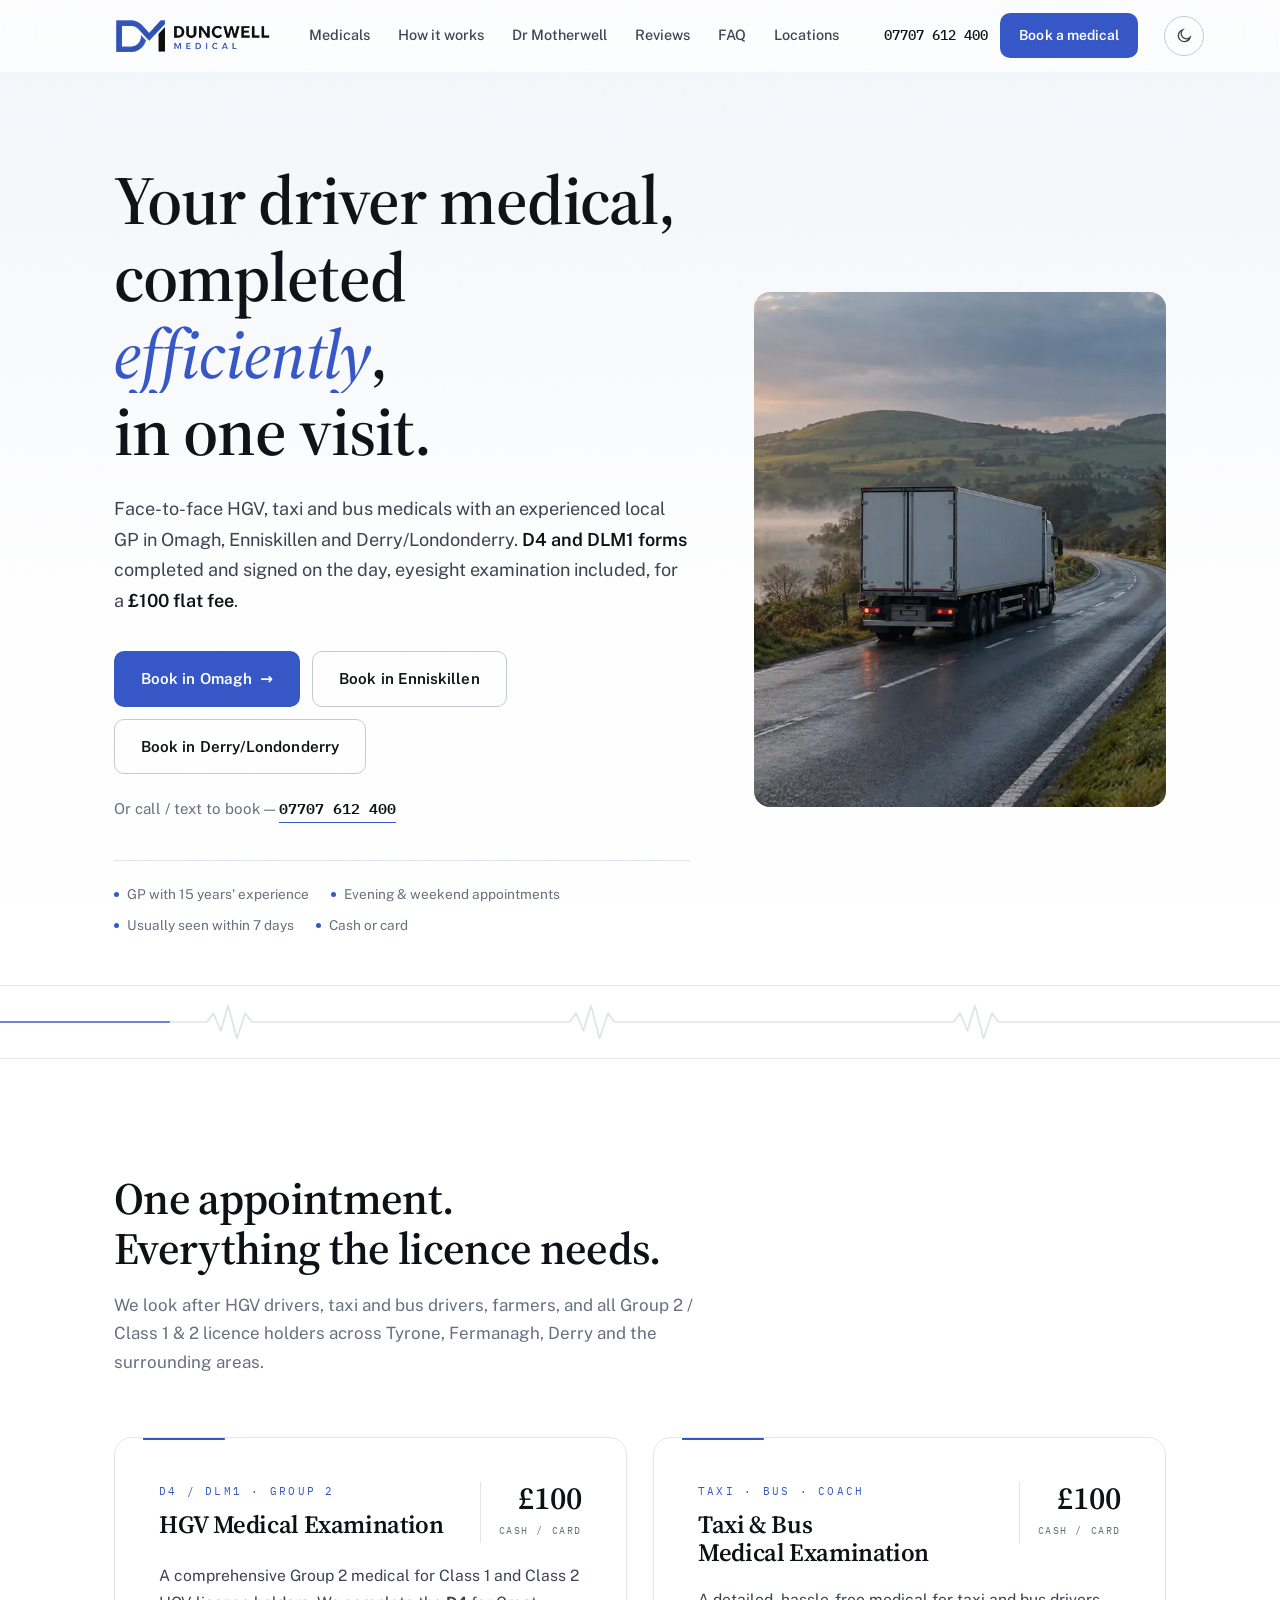
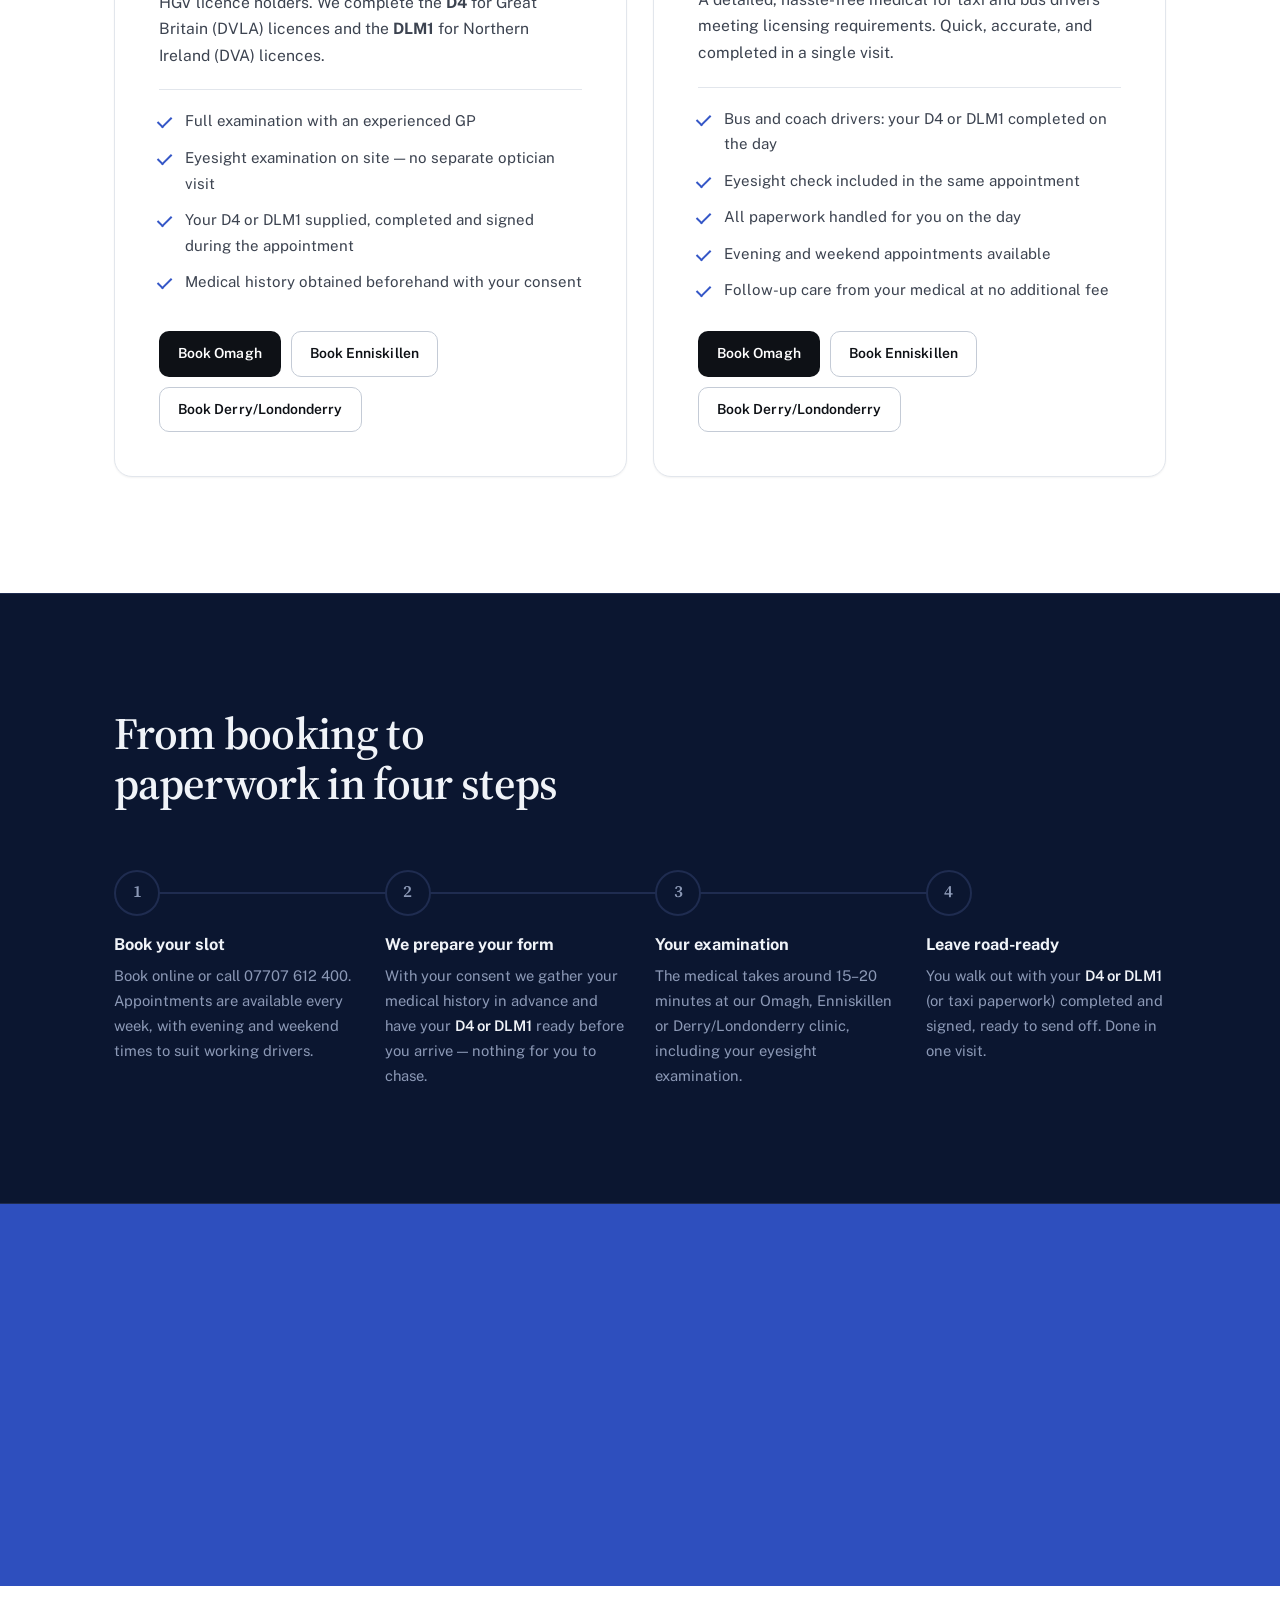
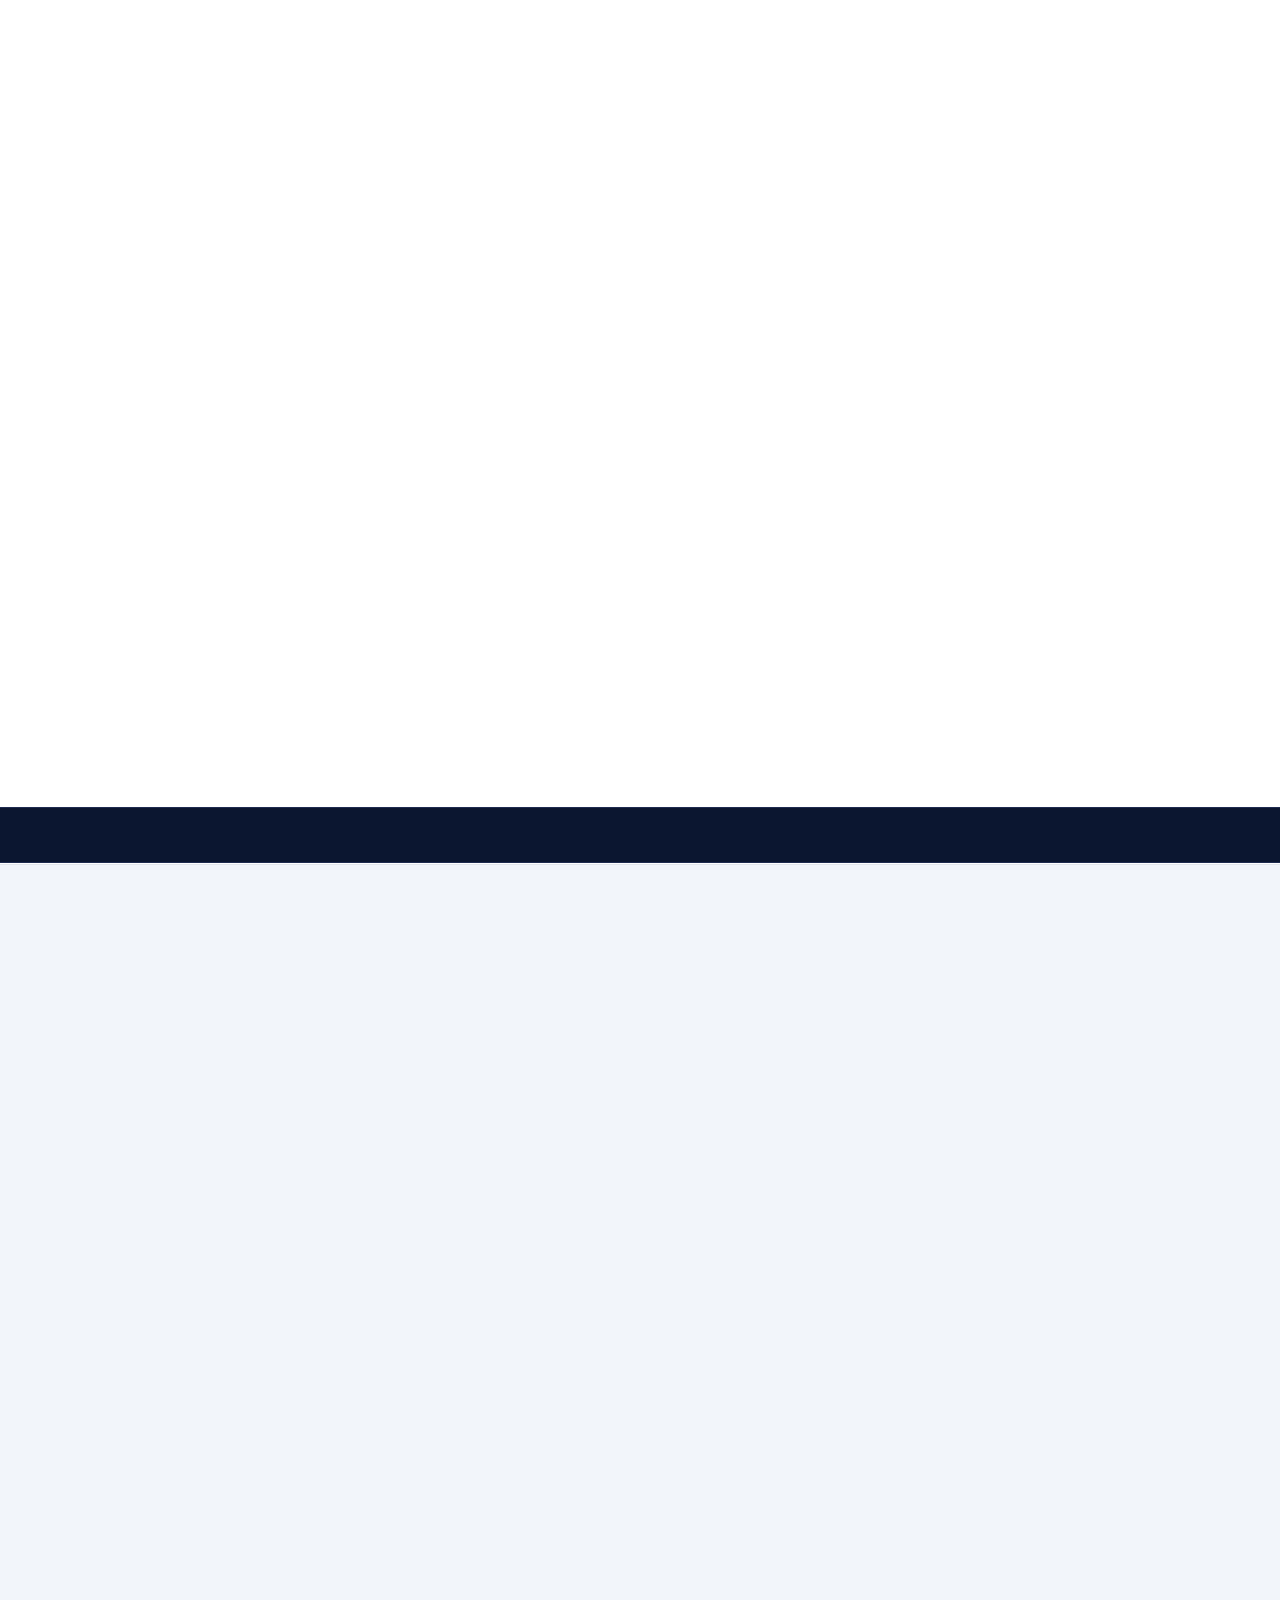
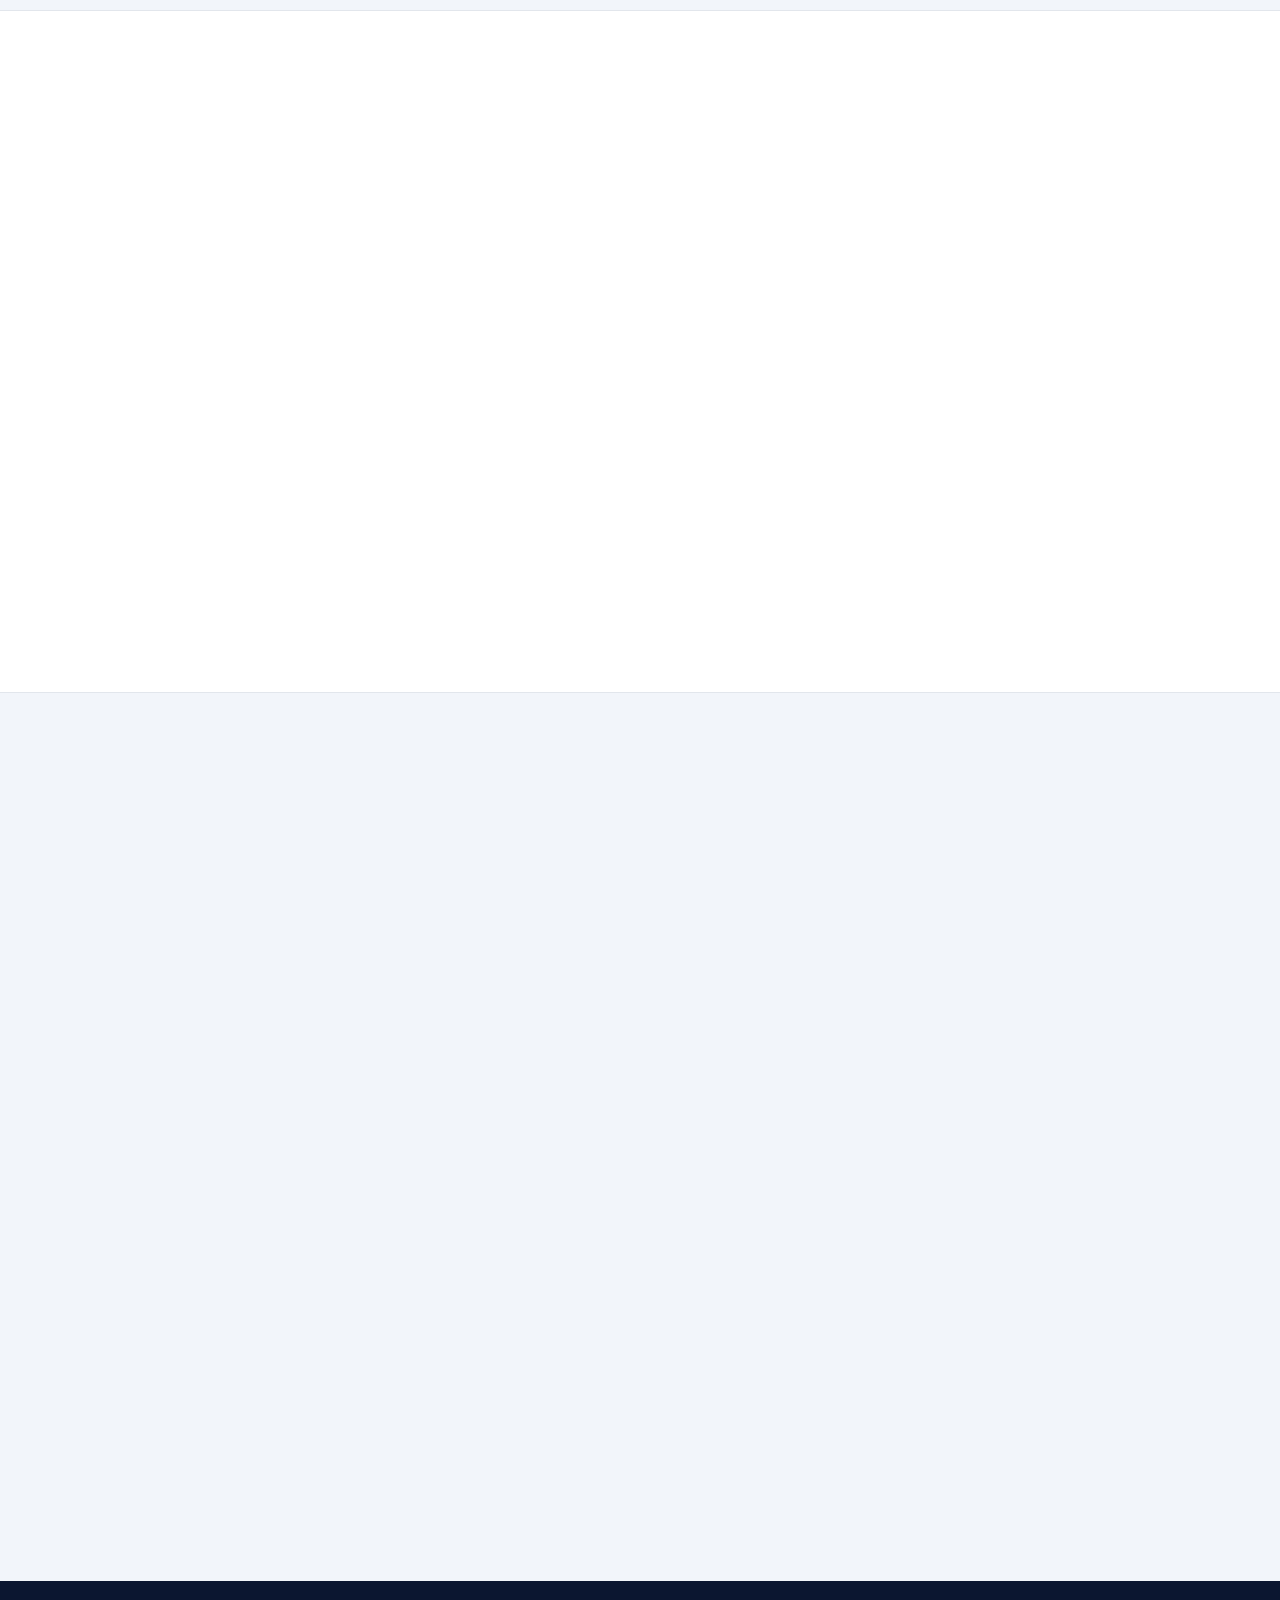
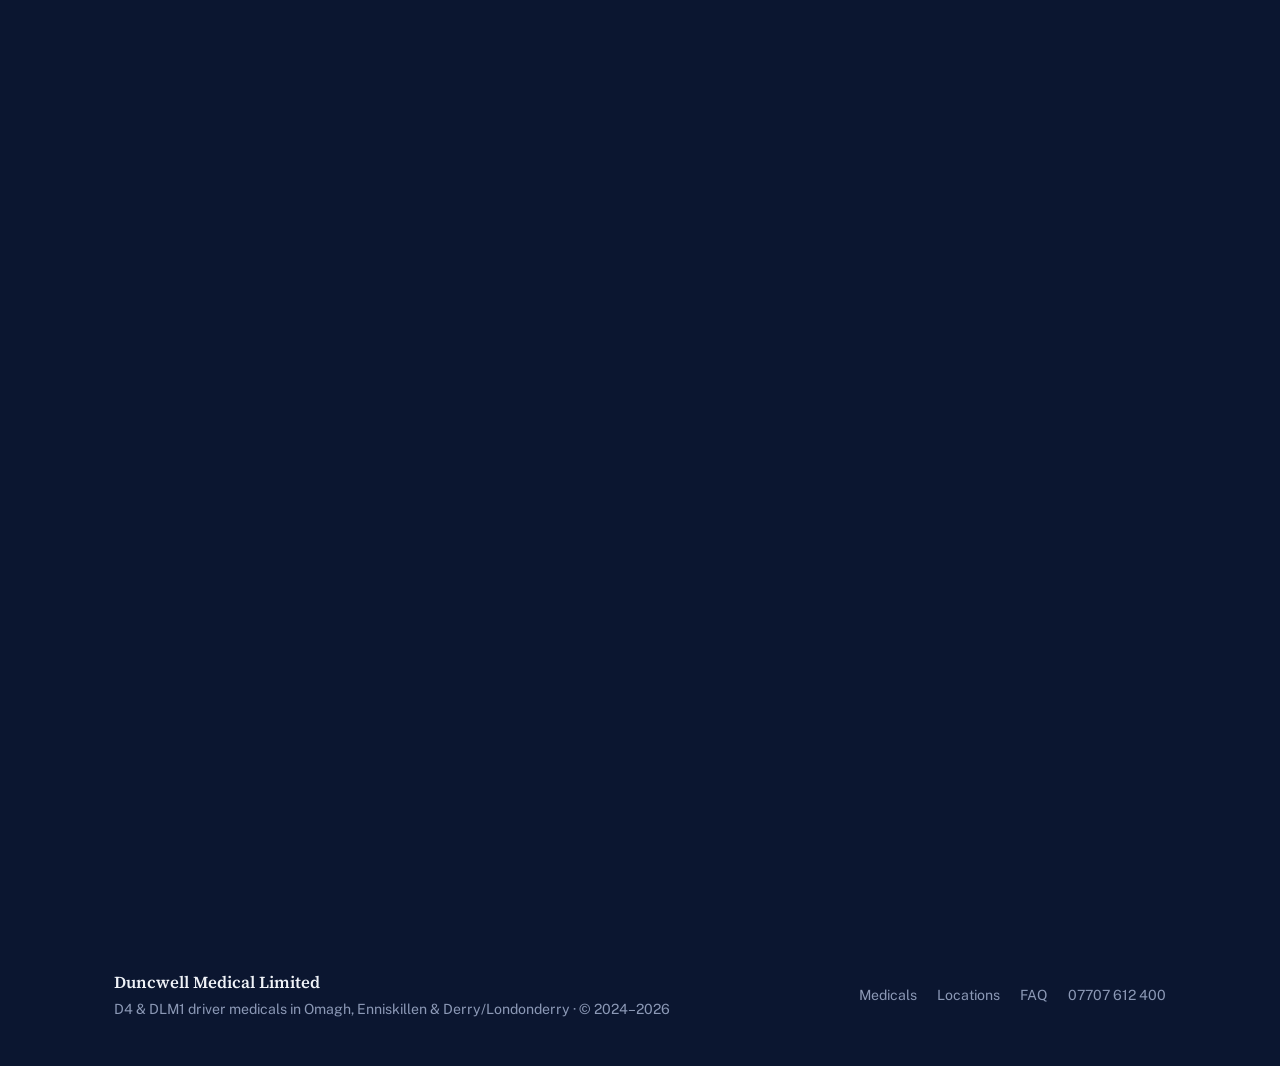
<file: index.html>
<!DOCTYPE html>
<html lang="en-GB">
<head>
<meta charset="utf-8">
<meta name="viewport" content="width=device-width, initial-scale=1, viewport-fit=cover">
<title>Duncwell Medical | D4 &amp; DLM1 Driver Medicals in Omagh, Enniskillen &amp; Derry</title>
<meta name="description" content="HGV, taxi and bus driver medicals in Omagh, Enniskillen and Derry/Londonderry. D4 and DLM1 forms, £100 flat fee, eyesight exam included, all paperwork completed on the day. Book on 07707 612 400.">
<link rel="canonical" href="https://duncwellmedical.com/">
<meta name="theme-color" content="#FFFFFF">
<link rel="icon" href="favicon.ico" sizes="any">
<link rel="icon" type="image/png" sizes="32x32" href="favicon-32.png">
<link rel="apple-touch-icon" href="apple-touch-icon.png">
<meta property="og:type" content="website">
<meta property="og:site_name" content="Duncwell Medical">
<meta property="og:title" content="Duncwell Medical | D4 &amp; DLM1 Driver Medicals in Omagh, Enniskillen &amp; Derry">
<meta property="og:description" content="HGV, taxi and bus medicals in one visit. D4 and DLM1 forms completed and signed on the day. £100, eyesight exam included.">
<meta property="og:url" content="https://duncwellmedical.com/">
<meta property="og:image" content="https://duncwellmedical.com/og-image.jpg">
<meta property="og:image:width" content="1200">
<meta property="og:image:height" content="630">
<meta name="twitter:card" content="summary_large_image">
<link rel="preconnect" href="https://fonts.googleapis.com">
<link rel="preconnect" href="https://fonts.gstatic.com" crossorigin>
<link rel="preload" as="image" href="img/hero-600.webp" imagesrcset="img/hero-600.webp 600w, img/hero-960.webp 960w" imagesizes="(max-width:880px) 92vw, 460px" fetchpriority="high">
<link rel="stylesheet" href="https://fonts.googleapis.com/css2?family=Source+Serif+4:ital,opsz,wght@0,8..60,400;0,8..60,500;0,8..60,600;1,8..60,400&family=Public+Sans:wght@400;500;600;700;800&family=IBM+Plex+Mono:wght@400;500&display=swap">
<style>
  /* ================= TOKENS ================= */
  :root{
    --bg:#FFFFFF;
    --tint:#F2F5FA;              /* soft blue-grey section ground */
    --ink:#0E1116;
    --ink-soft:#3C4350;
    --muted:#66707E;
    --line:#E2E6EC;
    --line-strong:#C4CBD6;
    --accent:#3557C7;            /* Duncwell logo royal blue */
    --accent-deep:#2A46A8;
    --accent-soft:#EAF0FB;
    --on-accent:#FFFFFF;
    --band:#0B1630;              /* deep navy */
    --band-2:#111F42;
    --on-band:#F0F3F8;
    --on-band-muted:#8C99B6;
    --band-line:#1F2C50;
    --stats-bg:#2E4FBE;          /* royal blue band — same in both themes */
    --on-stats:#FFFFFF;
    --on-stats-muted:rgba(255,255,255,.74);
    --focus:#3557C7;
    --shadow-sm:0 1px 2px rgba(14,17,22,.05);
    --shadow-md:0 2px 6px rgba(14,17,22,.05), 0 18px 44px -20px rgba(14,17,22,.16);
    --header-h:72px;
  }
  @media (prefers-color-scheme: dark){
    :root:not([data-theme="light"]){
      --bg:#0A1020;
      --tint:#0D1628;
      --ink:#EDF1F8;
      --ink-soft:#C0C9DC;
      --muted:#8492AE;
      --line:#1E2A45;
      --line-strong:#344266;
      --accent:#7E9BF0;
      --accent-deep:#9BB2F5;
      --accent-soft:#16244A;
      --on-accent:#0A1020;
      --band:#070D1C;
      --band-2:#0E1834;
      --on-band:#EDF1F8;
      --on-band-muted:#8492AE;
      --band-line:#1D2946;
      --focus:#7E9BF0;
      --shadow-sm:0 1px 2px rgba(0,0,0,.4);
      --shadow-md:0 2px 6px rgba(0,0,0,.35), 0 18px 44px -20px rgba(0,0,0,.6);
    }
  }
  :root[data-theme="dark"]{
    --bg:#0A1020;
    --tint:#0D1628;
    --ink:#EDF1F8;
    --ink-soft:#C0C9DC;
    --muted:#8492AE;
    --line:#1E2A45;
    --line-strong:#344266;
    --accent:#7E9BF0;
    --accent-deep:#9BB2F5;
    --accent-soft:#16244A;
    --on-accent:#0A1020;
    --band:#070D1C;
    --band-2:#0E1834;
    --on-band:#EDF1F8;
    --on-band-muted:#8492AE;
    --band-line:#1D2946;
    --focus:#7E9BF0;
    --shadow-sm:0 1px 2px rgba(0,0,0,.4);
    --shadow-md:0 2px 6px rgba(0,0,0,.35), 0 18px 44px -20px rgba(0,0,0,.6);
  }

  /* ================= BASE ================= */
  *,*::before,*::after{box-sizing:border-box}
  html{
    scroll-behavior:smooth;
    scroll-padding-top:calc(var(--header-h) + 12px);
    -webkit-text-size-adjust:100%;
  }
  @media (prefers-reduced-motion: reduce){html{scroll-behavior:auto}}
  body{
    margin:0;
    overflow-x:clip;
    background:var(--bg);
    color:var(--ink);
    font-family:"Public Sans",system-ui,-apple-system,"Segoe UI",sans-serif;
    font-size:1.0625rem;
    line-height:1.7;
    -webkit-font-smoothing:antialiased;
    text-rendering:optimizeLegibility;
  }
  h1,h2,h3{
    font-family:"Source Serif 4",Georgia,"Times New Roman",serif;
    font-weight:600;
    line-height:1.12;
    letter-spacing:-.015em;
    margin:0;
    text-wrap:balance;
  }
  h4{margin:0;font-weight:700;line-height:1.3}
  p{margin:0}
  a{color:inherit}
  img,svg{max-width:100%;display:block}
  button{font:inherit;color:inherit;background:none;border:0;padding:0;cursor:pointer}
  :focus-visible{outline:3px solid var(--focus);outline-offset:3px;border-radius:2px}
  ::selection{background:var(--accent);color:var(--on-accent)}

  .wrap{max-width:1140px;margin-inline:auto;padding-inline:clamp(20px,5vw,44px)}


  .grain{
    position:fixed;inset:0;z-index:200;pointer-events:none;
    opacity:.028;
    background-image:url("data:image/svg+xml,%3Csvg xmlns='http://www.w3.org/2000/svg' width='140' height='140'%3E%3Cfilter id='n'%3E%3CfeTurbulence type='fractalNoise' baseFrequency='0.9' numOctaves='2'/%3E%3C/filter%3E%3Crect width='140' height='140' filter='url(%23n)' opacity='1'/%3E%3C/svg%3E");
  }
  .progress{
    position:fixed;top:0;left:0;height:2px;width:0%;
    background:var(--accent);z-index:120;
  }

  /* ================= HEADER ================= */
  .header{
    position:fixed;top:0;left:0;right:0;z-index:100;
    height:var(--header-h);
    display:flex;align-items:center;
    background:color-mix(in srgb, var(--bg) 82%, transparent);
    -webkit-backdrop-filter:blur(14px);backdrop-filter:blur(14px);
    border-bottom:1px solid transparent;
    transition:border-color .35s, background .35s;
  }
  .header.scrolled{border-bottom-color:var(--line)}
  .header .wrap{display:flex;align-items:center;gap:26px;width:100%}

  /* Brand — the real Duncwell logo, embedded. Black-text version for light
     theme, white-text version for the navy theme. */
  .brand{display:flex;align-items:center;text-decoration:none;white-space:nowrap;flex:none}
  .brand img{height:36px;width:auto;max-width:none;display:block}
  /* between the burger breakpoint and wide screens, tighten the menu so the logo never has to give way */
  @media (max-width:1240px){.header .wrap{gap:16px}.nav a{padding:8px 9px}.hdr-phone{display:none}}
  .brand .logo-dark{display:none}
  html.is-dark .brand .logo-light{display:none}
  html.is-dark .brand .logo-dark{display:block}
  .nav{display:flex;gap:2px;margin-left:auto}
  .nav a{
    text-decoration:none;font-size:.9rem;font-weight:500;
    color:var(--ink-soft);padding:8px 13px;border-radius:7px;
    white-space:nowrap;
    transition:color .2s, background .2s;
  }
  .nav a:hover{color:var(--ink);background:var(--tint)}
  .hdr-cta{display:flex;align-items:center;gap:12px;margin-left:6px;flex:none}
  .hdr-cta .btn{white-space:nowrap}
  .hdr-phone{
    text-decoration:none;font-family:"IBM Plex Mono",monospace;
    font-size:.86rem;font-weight:500;color:var(--ink);white-space:nowrap;
  }
  .hdr-phone:hover{color:var(--accent)}

  .theme-toggle{
    width:40px;height:40px;border-radius:50%;
    border:1px solid var(--line-strong);
    display:flex;align-items:center;justify-content:center;
    color:var(--ink-soft);flex:none;
    transition:border-color .25s, color .25s, transform .25s;
  }
  .theme-toggle:hover{border-color:var(--ink);color:var(--ink);transform:rotate(15deg)}
  .theme-toggle .ic-sun{display:none}
  html.is-dark .theme-toggle .ic-sun{display:block}
  html.is-dark .theme-toggle .ic-moon{display:none}

  .burger{
    display:none;
    width:44px;height:44px;
    align-items:center;justify-content:center;flex-direction:column;gap:5px;
  }
  .burger span{
    display:block;width:22px;height:2px;background:var(--ink);
    transition:transform .3s, opacity .3s;
  }
  body.menu-open .burger span:nth-child(1){transform:translateY(7px) rotate(45deg)}
  body.menu-open .burger span:nth-child(2){opacity:0}
  body.menu-open .burger span:nth-child(3){transform:translateY(-7px) rotate(-45deg)}

  .mobile-menu{
    position:fixed;inset:0;z-index:90;
    background:var(--bg);
    padding:calc(var(--header-h) + 24px) 24px 40px;
    display:flex;flex-direction:column;gap:4px;
    opacity:0;visibility:hidden;transform:translateY(-8px);
    transition:opacity .3s, transform .3s, visibility .3s;
    overflow-y:auto;
  }
  body.menu-open .mobile-menu{opacity:1;visibility:visible;transform:none}
  .mobile-menu a.mlink{
    text-decoration:none;
    font-family:"Source Serif 4",serif;font-size:1.7rem;font-weight:500;
    padding:13px 4px;border-bottom:1px solid var(--line);
    display:flex;justify-content:space-between;align-items:center;
  }
  .mobile-menu a.mlink::after{content:"→";font-size:1.1rem;color:var(--muted)}
  .mobile-menu .mm-ctas{display:flex;flex-direction:column;gap:10px;margin-top:28px}
  @media (max-width:1080px){
    .nav,.hdr-cta{display:none}
    .theme-toggle{margin-left:auto}
    .burger{display:flex}
  }

  /* ================= BUTTONS ================= */
  .btn{
    position:relative;overflow:hidden;
    display:inline-flex;align-items:center;justify-content:center;gap:.55em;
    font-weight:600;font-size:.95rem;letter-spacing:.005em;
    text-decoration:none;cursor:pointer;
    padding:14px 26px;border-radius:10px;
    border:1px solid transparent;
    min-height:48px;
    transition:transform .15s ease, box-shadow .2s ease, background .2s, border-color .2s, color .2s, opacity .2s;
  }
  .btn .arr{transition:transform .25s cubic-bezier(.2,.7,.3,1)}
  .btn:hover .arr{transform:translateX(4px)}
  .btn:active{transform:scale(.98)}
  .btn-primary{background:var(--accent);color:var(--on-accent)}
  .btn-primary:hover{background:var(--accent-deep);box-shadow:0 10px 26px -10px color-mix(in srgb, var(--accent) 55%, transparent)}
  .btn-primary::after{
    content:"";position:absolute;top:0;bottom:0;left:-70%;width:45%;
    background:linear-gradient(105deg,transparent,rgba(255,255,255,.28),transparent);
    transform:skewX(-18deg);
    transition:left .6s ease;
  }
  .btn-primary:hover::after{left:130%}
  .btn-dark{background:var(--ink);color:var(--bg)}
  .btn-dark:hover{opacity:.9}
  .btn-outline{border-color:var(--line-strong);color:var(--ink);background:transparent}
  .btn-outline:hover{border-color:var(--ink)}
  .btn-sm{padding:10px 18px;font-size:.87rem;min-height:42px}

  /* ================= HERO ================= */
  .hero{
    padding-top:calc(var(--header-h) + clamp(44px,7vw,92px));
    padding-bottom:clamp(24px,4vw,48px);
    background:linear-gradient(180deg, var(--tint) 0%, var(--bg) 62%);
  }
  .hero-grid{
    display:grid;grid-template-columns:minmax(0,7fr) minmax(0,5fr);
    gap:clamp(36px,5vw,72px);align-items:center;
  }
  .hero h1{
    font-size:clamp(2.6rem,5.6vw,4.3rem);
    margin:0 0 24px;
  }
  .hero h1 em{font-style:italic;font-weight:500;color:var(--accent)}
  .hline{display:block;overflow:hidden}
  .hline > span{display:block;transform:translateY(112%)}
  .loaded .hline > span{animation:lineUp .9s cubic-bezier(.2,.65,.25,1) forwards}
  .loaded .hline:nth-child(2) > span{animation-delay:.12s}
  .loaded .hline:nth-child(3) > span{animation-delay:.24s}
  @keyframes lineUp{to{transform:none}}
  .hero-sub,.hero-ctas,.hero-call,.hero-facts{opacity:0;transform:translateY(16px)}
  .loaded .hero-sub{animation:fadeUp .8s .45s cubic-bezier(.2,.65,.25,1) forwards}
  .loaded .hero-ctas{animation:fadeUp .8s .58s cubic-bezier(.2,.65,.25,1) forwards}
  .loaded .hero-call{animation:fadeUp .8s .68s cubic-bezier(.2,.65,.25,1) forwards}
  .loaded .hero-facts{animation:fadeUp .8s .8s cubic-bezier(.2,.65,.25,1) forwards}
  .hero-media{opacity:0;transform:translateY(16px)}
  .loaded .hero-media{animation:fadeUp 1s .5s cubic-bezier(.2,.65,.25,1) forwards}
  @keyframes fadeUp{to{opacity:1;transform:none}}
  @media (prefers-reduced-motion: reduce){
    .hline > span,.hero-sub,.hero-ctas,.hero-call,.hero-facts,.hero-media{
      transform:none!important;opacity:1!important;animation:none!important;
    }
  }
  .hero-sub{
    font-size:1.13rem;color:var(--ink-soft);
    max-width:33em;margin-bottom:34px;
  }
  .hero-sub strong{color:var(--ink);font-weight:600}
  .hero-ctas{display:flex;flex-wrap:wrap;gap:12px;margin-bottom:22px}
  .hero-call{color:var(--muted);font-size:.94rem}
  .hero-call a{
    color:var(--ink);font-weight:600;text-decoration:none;
    font-family:"IBM Plex Mono",monospace;
    border-bottom:1.5px solid var(--accent);
    padding-bottom:1px;
  }
  .hero-call a:hover{color:var(--accent)}
  .hero-facts{
    display:flex;flex-wrap:wrap;gap:8px 22px;margin-top:38px;
    padding-top:22px;border-top:1px solid var(--line);
  }
  .hero-facts span{
    font-size:.85rem;color:var(--muted);
    display:inline-flex;align-items:center;gap:8px;
  }
  .hero-facts span::before{
    content:"";width:5px;height:5px;border-radius:50%;background:var(--accent);
  }
  .hero-media{position:relative}
  @media (max-width:880px){
    .hero-grid{grid-template-columns:1fr}
    .hero-media{max-width:480px}
  }

  /* image placeholders */
  .ph{
    border:1px dashed var(--line-strong);
    border-radius:16px;
    background:
      repeating-linear-gradient(45deg, transparent 0 14px, color-mix(in srgb, var(--ink) 3%, transparent) 14px 15px),
      var(--tint);
    aspect-ratio:4/5;
    display:flex;flex-direction:column;align-items:center;justify-content:center;gap:12px;
    padding:28px;text-align:center;color:var(--muted);
  }
  .ph .ph-tag{
    font-family:"IBM Plex Mono",monospace;
    font-size:.68rem;font-weight:500;letter-spacing:.18em;text-transform:uppercase;
    color:var(--accent);
  }
  .ph .ph-desc{font-size:.84rem;line-height:1.55;max-width:26em}

  /* photographs */
  .photo{position:relative;border-radius:16px;overflow:hidden;aspect-ratio:4/5;background:var(--tint);max-width:100%}
  .photo img{width:100%;height:100%;object-fit:cover;display:block}
  .contact .photo{aspect-ratio:16/9;background:var(--band-2)}
  @media (max-width:880px){
    .hero-media .photo{aspect-ratio:4/3}
    .about-grid .photo{max-width:440px}
  }

  /* ================= ECG DIVIDER ================= */
  .ecg{
    position:relative;height:74px;overflow:hidden;
    border-block:1px solid var(--line);
    background:var(--bg);
  }
  .ecg svg{position:absolute;inset:0;width:100%;height:100%}
  .ecg .trace{
    fill:none;stroke:var(--accent);stroke-width:1.75;
    stroke-linecap:round;stroke-linejoin:round;
    stroke-dasharray:130 1070;
    animation:ecgRun 5.5s linear infinite;
    opacity:.9;
  }
  .ecg .trace.ghost{
    stroke:var(--line-strong);stroke-dasharray:none;animation:none;opacity:.5;
  }
  @keyframes ecgRun{from{stroke-dashoffset:1200}to{stroke-dashoffset:0}}
  @media (prefers-reduced-motion: reduce){.ecg .trace{animation:none;stroke-dasharray:none;opacity:.45}}

  /* ================= MARQUEE ================= */
  .marquee{
    background:var(--band);color:var(--on-band-muted);
    overflow:hidden;padding-block:15px;
    border-block:1px solid var(--band-line);
  }
  .marquee-track{
    display:flex;width:max-content;
    animation:marquee 46s linear infinite;
  }
  .marquee:hover .marquee-track{animation-play-state:paused}
  .marquee-track span{
    font-family:"IBM Plex Mono",monospace;
    font-size:.76rem;letter-spacing:.22em;text-transform:uppercase;
    white-space:nowrap;padding-inline:26px;
    display:inline-flex;align-items:center;gap:52px;
  }
  .marquee-track span::after{content:"+";color:var(--accent);font-size:.9rem}
  @keyframes marquee{to{transform:translateX(-50%)}}
  @media (prefers-reduced-motion: reduce){.marquee-track{animation:none}}

  /* ================= SECTIONS ================= */
  section{padding-block:clamp(68px,9vw,116px)}
  .below-fold{content-visibility:auto;contain-intrinsic-size:auto 720px}
  .sec-head{max-width:660px;margin-bottom:clamp(38px,5vw,60px)}
  .sec-head h2{font-size:clamp(1.9rem,3.6vw,2.8rem)}
  .sec-head .lede{color:var(--muted);margin-top:16px;font-size:1.06rem;max-width:36em}

  .rv{opacity:0;transform:translateY(22px);transition:opacity .7s cubic-bezier(.2,.65,.25,1),transform .7s cubic-bezier(.2,.65,.25,1);transition-delay:var(--d,0s)}
  .rv.in{opacity:1;transform:none}
  @media (prefers-reduced-motion: reduce){.rv{opacity:1;transform:none;transition:none}}

  /* Services — white ground */
  .svc-grid{display:grid;grid-template-columns:1fr 1fr;gap:26px}
  .svc{
    position:relative;
    background:var(--bg);
    border:1px solid var(--line);
    border-radius:18px;
    padding:clamp(28px,3.5vw,44px);
    display:flex;flex-direction:column;gap:20px;
    box-shadow:var(--shadow-sm);
    transition:transform .35s cubic-bezier(.2,.65,.25,1), box-shadow .35s, border-color .35s;
  }
  .svc:hover{transform:translateY(-5px);box-shadow:var(--shadow-md);border-color:var(--line-strong)}
  .svc::before{
    content:"";position:absolute;top:0;left:28px;right:28px;height:2px;
    background:var(--accent);border-radius:2px;
    transform:scaleX(.18);transform-origin:left;
    transition:transform .45s cubic-bezier(.2,.65,.25,1);
  }
  .svc:hover::before{transform:scaleX(1)}
  .svc-top{display:flex;align-items:flex-start;justify-content:space-between;gap:18px}
  .svc h3{font-size:1.55rem}
  .svc .svc-kicker{
    font-family:"IBM Plex Mono",monospace;font-size:.7rem;letter-spacing:.2em;
    text-transform:uppercase;color:var(--accent);margin-bottom:10px;display:block;
  }
  .price{
    text-align:right;flex:none;
    border-left:1px solid var(--line);padding-left:18px;
  }
  .price .amt{
    font-family:"Source Serif 4",serif;font-size:2rem;font-weight:600;
    line-height:1;display:block;font-variant-numeric:tabular-nums;
  }
  .price .lbl{
    font-family:"IBM Plex Mono",monospace;font-size:.62rem;
    letter-spacing:.16em;text-transform:uppercase;color:var(--muted);
  }
  .svc p.desc{color:var(--ink-soft);font-size:.98rem}
  .svc ul{
    list-style:none;margin:0;padding:18px 0 0;
    border-top:1px solid var(--line);
    display:flex;flex-direction:column;gap:11px;
  }
  .svc li{
    display:flex;gap:12px;align-items:baseline;
    font-size:.94rem;color:var(--ink-soft);
  }
  .svc li::before{
    content:"";flex:none;width:14px;height:8px;
    border-left:2px solid var(--accent);border-bottom:2px solid var(--accent);
    transform:rotate(-45deg) translateY(-2px);
  }
  .svc .svc-cta{margin-top:auto;display:flex;gap:10px;flex-wrap:wrap;padding-top:8px}
  @media (max-width:860px){.svc-grid{grid-template-columns:1fr}}

  /* Process — navy band */
  .process{background:var(--band);color:var(--on-band);border-block:1px solid var(--band-line)}
  .process .sec-head h2{color:var(--on-band)}
  /* The rail runs only between the number circles (length set in JS); its fill follows the
     visitor's scroll position, and each circle lights up once the fill reaches it. */
  .steps{display:grid;grid-template-columns:repeat(4,1fr);gap:30px;position:relative}
  .steps .rail{
    position:absolute;top:22px;left:23px;width:var(--rail-len,0px);height:2px;
    background:var(--band-line);border-radius:2px;overflow:hidden;
  }
  .steps .rail-fill{position:absolute;inset:0;background:var(--accent);transform-origin:left;transform:scaleX(var(--p,0))}
  .step{position:relative}
  .step-no{
    position:relative;z-index:1;
    width:46px;height:46px;border-radius:50%;
    background:var(--band);color:var(--on-band-muted);
    border:2px solid var(--band-line);
    font-family:"Source Serif 4",serif;font-weight:600;font-size:1.05rem;
    display:flex;align-items:center;justify-content:center;
    margin-bottom:18px;
    transition:background .45s, border-color .45s, color .45s, transform .45s cubic-bezier(.2,.65,.25,1), box-shadow .45s;
  }
  .step.lit .step-no{
    background:var(--accent);border-color:var(--accent);color:var(--on-accent);
    transform:scale(1.06);box-shadow:0 0 0 6px color-mix(in srgb, var(--accent) 22%, transparent);
  }
  .step-no .num{transition:opacity .3s}
  .step-no .tick{
    position:absolute;width:20px;height:20px;fill:none;stroke:currentColor;stroke-width:2.6;
    stroke-linecap:round;stroke-linejoin:round;stroke-dasharray:24;stroke-dashoffset:24;
    transition:stroke-dashoffset .55s .2s cubic-bezier(.2,.65,.25,1);
  }
  .step.lit .step-no .tick{stroke-dashoffset:0}
  .step.lit .step-no.final .num{opacity:0}
  .step h4{font-family:"Public Sans",sans-serif;font-size:1.02rem;margin-bottom:8px;color:var(--on-band)}
  .step p{font-size:.92rem;color:var(--on-band-muted)}
  .step p strong{color:var(--on-band);font-weight:600}
  @media (max-width:860px){
    .steps{grid-template-columns:1fr;gap:0}
    .step{display:grid;grid-template-columns:46px minmax(0,1fr);column-gap:18px;padding-bottom:34px}
    .step:last-child{padding-bottom:0}
    .step-no{margin-bottom:0}
    .step-body{padding-top:11px}
    .steps .rail{left:22px;width:2px;height:var(--rail-len,0px)}
    .steps .rail-fill{transform-origin:top;transform:scaleY(var(--p,0))}
  }

  /* Stats — royal blue band (same in both themes) */
  .stats{background:var(--stats-bg);color:var(--on-stats)}
  .stats-grid{display:grid;grid-template-columns:repeat(4,1fr)}
  .stat{
    padding:clamp(10px,2vw,24px) 28px;
    border-left:1px solid rgba(255,255,255,.18);
  }
  .stat:first-child{border-left:0;padding-left:0}
  .stat .num{
    font-family:"Source Serif 4",serif;font-weight:600;
    font-size:clamp(2.1rem,3.6vw,3rem);line-height:1.05;
    font-variant-numeric:tabular-nums;
  }
  .stat .num .unit{font-size:.5em;font-weight:500;color:var(--on-stats-muted)}
  .stat .cap{font-size:.86rem;color:var(--on-stats-muted);margin-top:8px;max-width:16em}
  @media (max-width:820px){
    .stats-grid{grid-template-columns:1fr 1fr;gap:34px 0}
    .stat:nth-child(3){border-left:0;padding-left:0}
    .stat{padding-inline:20px}
    .stat:nth-child(even){padding-right:0}
  }

  /* About — white ground */
  .about-grid{
    display:grid;grid-template-columns:minmax(0,5fr) minmax(0,7fr);
    gap:clamp(36px,5vw,80px);align-items:center;
  }
  .about-grid .sec-head{margin-bottom:26px}
  .sig-quote{
    border-left:2px solid var(--accent);
    padding-left:22px;margin:26px 0 0;
    font-family:"Source Serif 4",serif;font-style:italic;
    font-size:1.18rem;line-height:1.55;color:var(--ink-soft);
  }
  .about-points{display:grid;grid-template-columns:1fr 1fr;gap:14px;margin-top:32px}
  .apoint{
    border:1px solid var(--line);border-radius:12px;
    padding:18px 20px;background:var(--bg);
    transition:border-color .3s, transform .3s;
  }
  .apoint:hover{border-color:var(--line-strong);transform:translateY(-2px)}
  .apoint .t{font-weight:600;font-size:.94rem;display:block;margin-bottom:4px}
  .apoint .d{font-size:.86rem;color:var(--muted)}
  @media (max-width:880px){
    .about-grid{grid-template-columns:1fr}
    .about-grid .ph{max-width:440px}
    .about-points{grid-template-columns:1fr}
  }

  /* Testimonials — soft blue tint ground, crossfade stage (always centred) */
  .quotes{background:var(--tint);border-block:1px solid var(--line)}
  .carousel{position:relative;max-width:800px;margin-inline:auto}
  .car-stage{display:grid}
  .car-slide{
    grid-area:1/1;
    display:flex;flex-direction:column;align-items:center;text-align:center;gap:26px;
    margin:0;
    opacity:0;transform:translateY(10px);
    transition:opacity .6s ease, transform .6s ease;
    pointer-events:none;
    visibility:hidden;
  }
  .car-slide.active{opacity:1;transform:none;pointer-events:auto;visibility:visible}
  @media (prefers-reduced-motion: reduce){.car-slide{transition:none;transform:none}}
  .car-slide .qmark{
    width:44px;height:44px;border-radius:50%;
    background:var(--accent);color:var(--on-accent);
    font-family:"Source Serif 4",serif;font-size:1.7rem;font-weight:600;
    display:flex;align-items:center;justify-content:center;
    padding-top:12px;
  }
  .car-slide blockquote{
    margin:0;
    font-family:"Source Serif 4",serif;font-size:clamp(1.25rem,2.6vw,1.7rem);
    font-weight:500;line-height:1.5;letter-spacing:-.01em;
    color:var(--ink);max-width:24em;
  }
  .car-slide figcaption{
    font-family:"IBM Plex Mono",monospace;font-size:.76rem;
    letter-spacing:.18em;text-transform:uppercase;color:var(--muted);
  }
  .car-nav{
    display:flex;align-items:center;justify-content:center;gap:22px;
    margin-top:38px;
  }
  .car-btn{
    width:46px;height:46px;border-radius:50%;
    border:1px solid var(--line-strong);
    display:flex;align-items:center;justify-content:center;
    color:var(--ink);
    transition:border-color .25s, background .25s, color .25s;
  }
  .car-btn:hover{border-color:var(--ink);background:var(--ink);color:var(--bg)}
  .car-dots{display:flex;gap:9px}
  .car-dot{
    width:7px;height:7px;border-radius:50%;
    background:var(--line-strong);
    transition:background .3s, transform .3s;
  }
  .car-dot.active{background:var(--accent);transform:scale(1.35)}

  /* FAQ — white ground */
  .faq-wrap{display:grid;grid-template-columns:minmax(0,5fr) minmax(0,7fr);gap:clamp(36px,5vw,80px)}
  .faq-wrap .sec-head{margin-bottom:0;position:sticky;top:calc(var(--header-h) + 24px);align-self:start}
  .faq-list{display:flex;flex-direction:column}
  .faq{border-bottom:1px solid var(--line)}
  .faq:first-child{border-top:1px solid var(--line)}
  .faq-q{
    width:100%;display:flex;align-items:center;justify-content:space-between;gap:18px;
    text-align:left;padding:22px 2px;
    font-weight:600;font-size:1.03rem;line-height:1.4;
    transition:color .2s;
  }
  .faq-q:hover{color:var(--accent)}
  .faq-q .ind{
    flex:none;width:30px;height:30px;border-radius:50%;
    border:1px solid var(--line-strong);
    position:relative;
    transition:transform .35s cubic-bezier(.2,.65,.25,1), background .3s, border-color .3s;
  }
  .faq-q .ind::before,.faq-q .ind::after{
    content:"";position:absolute;top:50%;left:50%;
    width:11px;height:1.6px;background:currentColor;
    transform:translate(-50%,-50%);
  }
  .faq-q .ind::after{transform:translate(-50%,-50%) rotate(90deg);transition:transform .35s}
  .faq.open .faq-q .ind{transform:rotate(180deg);background:var(--accent);border-color:var(--accent);color:var(--on-accent)}
  .faq.open .faq-q .ind::after{transform:translate(-50%,-50%) rotate(0deg)}
  .faq-a{
    display:grid;grid-template-rows:0fr;
    transition:grid-template-rows .45s cubic-bezier(.2,.65,.25,1);
  }
  .faq.open .faq-a{grid-template-rows:1fr}
  .faq-a > div{overflow:hidden}
  .faq-a p{
    padding:0 40px 24px 2px;
    color:var(--ink-soft);font-size:.97rem;max-width:56ch;
  }
  @media (max-width:880px){
    .faq-wrap{grid-template-columns:1fr}
    .faq-wrap .sec-head{position:static}
  }

  /* Locations — soft blue tint ground, live map previews */
  .locations{background:var(--tint);border-top:1px solid var(--line)}
  .loc-grid{display:grid;grid-template-columns:repeat(3,1fr);gap:22px}
  .loc{
    background:var(--bg);border:1px solid var(--line);border-radius:16px;
    padding:0;overflow:hidden;
    display:flex;flex-direction:column;
    box-shadow:var(--shadow-sm);
    transition:transform .35s cubic-bezier(.2,.65,.25,1), box-shadow .35s, border-color .35s;
  }
  .loc:hover{transform:translateY(-4px);box-shadow:var(--shadow-md);border-color:var(--line-strong)}
  .map{
    position:relative;aspect-ratio:16/10;
    background:var(--tint);
    border-bottom:1px solid var(--line);
  }
  .map .map-fallback{
    position:absolute;inset:0;
    display:flex;flex-direction:column;align-items:center;justify-content:center;gap:8px;
    color:var(--muted);font-size:.8rem;
    font-family:"IBM Plex Mono",monospace;letter-spacing:.1em;text-transform:uppercase;
  }
  .map iframe{
    position:absolute;inset:0;width:100%;height:100%;border:0;
    filter:grayscale(1) contrast(1.04);
    transition:filter .45s ease;
  }
  .loc:hover .map iframe{filter:none}
  .loc-body{padding:24px 26px 26px;display:flex;flex-direction:column;gap:12px;flex:1}
  .loc .town{
    font-family:"IBM Plex Mono",monospace;font-size:.68rem;font-weight:500;
    letter-spacing:.2em;text-transform:uppercase;
    color:var(--accent);
    display:inline-flex;align-items:center;gap:8px;
  }
  .loc .town::before{content:"";width:6px;height:6px;border-radius:50%;background:var(--accent)}
  .loc h3{font-size:1.14rem;font-family:"Public Sans",sans-serif;font-weight:700}
  .loc address{font-style:normal;color:var(--muted);font-size:.93rem;line-height:1.65}
  .loc .postcode{font-family:"IBM Plex Mono",monospace;color:var(--ink);font-weight:500}
  .loc .maplink{
    margin-top:auto;padding-top:6px;
    font-size:.88rem;font-weight:600;text-decoration:none;color:var(--accent);
    display:inline-flex;align-items:center;gap:6px;
  }
  .loc .maplink .arr{transition:transform .25s}
  .loc .maplink:hover .arr{transform:translateX(4px)}
  .loc-actions{margin-top:auto;padding-top:6px;display:flex;flex-direction:column;align-items:flex-start;gap:12px}
  .loc .loc-actions .maplink{margin-top:0;padding-top:0}
  @media (max-width:880px){.loc-grid{grid-template-columns:1fr}}

  /* Contact — navy band */
  .contact{background:var(--band);color:var(--on-band)}
  .contact .sec-head h2{color:var(--on-band)}
  .contact .sec-head .lede{color:var(--on-band-muted)}
  .contact-grid{display:grid;grid-template-columns:minmax(0,1fr) minmax(0,1fr);gap:clamp(38px,5vw,84px)}
  .contact form{display:flex;flex-direction:column;gap:18px}
  .field label{display:block;font-weight:600;font-size:.87rem;margin-bottom:7px}
  .field input,.field textarea{
    width:100%;font:inherit;color:var(--on-band);
    background:var(--band-2);
    border:1px solid var(--band-line);
    border-radius:10px;padding:13px 15px;
    transition:border-color .25s;
  }
  .field input::placeholder,.field textarea::placeholder{color:var(--on-band-muted);opacity:.7}
  .field input:hover,.field textarea:hover{border-color:var(--line-strong)}
  .field input:focus-visible,.field textarea:focus-visible{outline:2px solid var(--accent);outline-offset:0;border-color:transparent}
  .contact .btn-primary{background:var(--stats-bg);color:#fff}
  .contact .btn-primary:hover{background:#3B5DD4}
  .form-note{font-size:.82rem;color:var(--on-band-muted)}
  .contact .side{display:flex;flex-direction:column;gap:14px}
  .contact-card{
    border:1px solid var(--band-line);border-radius:14px;
    padding:22px 24px;background:var(--band-2);
    display:flex;align-items:flex-start;gap:16px;
    transition:border-color .3s;
  }
  .contact-card:hover{border-color:var(--line-strong)}
  .contact-card .ico{
    width:42px;height:42px;border-radius:11px;flex:none;
    background:var(--stats-bg);color:#fff;
    display:flex;align-items:center;justify-content:center;
  }
  .contact-card .t{font-weight:600;font-size:.93rem;margin-bottom:2px}
  .contact-card a{
    font-family:"IBM Plex Mono",monospace;font-weight:500;
    text-decoration:none;font-size:.98rem;color:var(--on-band);
  }
  .contact-card a:hover{color:var(--accent)}
  .contact-card .d{font-size:.86rem;color:var(--on-band-muted);margin-top:3px}
  .contact .ph{
    background:
      repeating-linear-gradient(45deg, transparent 0 14px, rgba(255,255,255,.03) 14px 15px),
      var(--band-2);
    border-color:var(--band-line);color:var(--on-band-muted);
  }
  @media (max-width:880px){.contact-grid{grid-template-columns:1fr}}

  /* Footer — navy */
  footer{
    background:var(--band);color:var(--on-band-muted);
    border-top:1px solid var(--band-line);
    padding-block:44px;font-size:.88rem;
  }
  footer .wrap{display:flex;flex-wrap:wrap;gap:24px;align-items:center;justify-content:space-between}
  footer .fbrand{font-family:"Source Serif 4",serif;font-weight:600;font-size:1.05rem;color:var(--on-band)}
  footer nav{display:flex;gap:20px;flex-wrap:wrap}
  footer a{color:var(--on-band-muted);text-decoration:none;transition:color .2s}
  footer a:hover{color:var(--on-band)}

  /* Mobile action bar */
  .actionbar{
    position:fixed;left:0;right:0;bottom:0;z-index:80;
    display:none;
    gap:10px;padding:10px 14px calc(10px + env(safe-area-inset-bottom));
    background:color-mix(in srgb, var(--bg) 88%, transparent);
    -webkit-backdrop-filter:blur(16px);backdrop-filter:blur(16px);
    border-top:1px solid var(--line);
    transform:translateY(110%);
    transition:transform .4s cubic-bezier(.2,.65,.25,1);
  }
  .actionbar.show{transform:none}
  .actionbar .btn{flex:1;padding:12px 10px;font-size:.88rem;min-height:48px}
  @media (max-width:760px){
    .actionbar{display:flex}
    body{padding-bottom:76px}
  }

  @media (max-width:480px){.svc .svc-kicker{letter-spacing:.1em}}

  /* ================= MOTION FOR EVERY DEVICE ================= */
  /* tap ripple (added by script on touch) */
  .ripple{
    position:absolute;border-radius:50%;pointer-events:none;z-index:0;
    width:12px;height:12px;margin:-6px 0 0 -6px;
    background:currentColor;opacity:.22;transform:scale(0);
    animation:ripple .6s cubic-bezier(.2,.65,.25,1) forwards;
  }
  @keyframes ripple{to{transform:scale(28);opacity:0}}
  .faq-q,.car-btn,.contact-card{position:relative;overflow:hidden}
  @keyframes sheen{from{left:-70%}to{left:130%}}
  @keyframes nudge{0%,70%,100%{transform:translateX(0)}80%{transform:translateX(5px)}90%{transform:translateX(1px)}}

  /* ================= TOUCH SCREENS (no hover) ================= */
  @media (hover: none){
    /* press feedback */
    .btn:active,.apoint:active,.contact-card:active,.car-btn:active{transform:scale(.97)}
    .svc:active,.loc:active{transform:scale(.985)}
    .theme-toggle:active{transform:rotate(25deg) scale(.94)}
    .faq-q:active{color:var(--accent)}

    /* "spotlight": the card crossing the middle of the screen gets the hover treatment */
    .svc.on{transform:translateY(-5px);box-shadow:var(--shadow-md);border-color:var(--line-strong)}
    .svc.on::before{transform:scaleX(1)}
    .loc.on{transform:translateY(-4px);box-shadow:var(--shadow-md);border-color:var(--line-strong)}
    .loc.on .map iframe{filter:none}
    .apoint.on{border-color:var(--accent);transform:translateY(-2px)}
    .apoint{transition:border-color .45s, transform .45s}
    .contact-card.on{border-color:var(--line-strong)}

    /* primary buttons sweep a sheen when they first come into view */
    .btn-primary.shine::after{animation:sheen .9s .15s ease-out 1}
    /* the main booking button's arrow gives a gentle nudge */
    .hero-ctas .btn-primary .arr{animation:nudge 3.2s 2.2s ease-in-out infinite}

    /* photos ease from a slight zoom as they scroll into place (scale set by script) */
    .photo img{transform:scale(var(--zoom,1));transition:transform .12s linear;will-change:transform}
  }

  @media (prefers-reduced-motion: reduce){
    .ripple{display:none}
    .btn-primary.shine::after,.hero-ctas .btn-primary .arr{animation:none}
    .photo img{transform:none!important}
  }
</style>
<script>
  /* Apply theme before first paint. The site opens in light mode by default;
     the toggle saves each visitor's own choice. */
  (function(){
    var t = 'light';
    try{
      var saved = localStorage.getItem('dw-theme');
      if (saved === 'dark' || saved === 'light') t = saved;
    }catch(e){}
    document.documentElement.dataset.theme = t;
    document.documentElement.classList.toggle('is-dark', t === 'dark');
  })();
</script>
</head>
<body>


<div class="grain" aria-hidden="true"></div>
<div class="progress" aria-hidden="true"></div>

<header class="header" id="header">
  <div class="wrap">
    <a class="brand" href="#top" aria-label="Duncwell Medical — home">
      <img class="logo-light" src="[data-uri]" alt="Duncwell Medical">
      <img class="logo-dark" src="[data-uri]" alt="Duncwell Medical">
    </a>
    <nav class="nav" aria-label="Main">
      <a href="#services">Medicals</a>
      <a href="#process">How it works</a>
      <a href="#doctor">Dr Motherwell</a>
      <a href="#reviews">Reviews</a>
      <a href="#faq">FAQ</a>
      <a href="#locations">Locations</a>
    </nav>
    <div class="hdr-cta">
      <a class="hdr-phone" href="tel:+447707612400">07707 612 400</a>
      <a class="btn btn-primary btn-sm" href="#book">Book a medical</a>
    </div>
    <button class="theme-toggle" id="themeToggle" aria-label="Switch between light and navy theme">
      <svg class="ic-moon" width="17" height="17" viewBox="0 0 24 24" fill="none" stroke="currentColor" stroke-width="1.8" aria-hidden="true"><path d="M20 14.5A8.5 8.5 0 1 1 9.5 4a7 7 0 0 0 10.5 10.5z"/></svg>
      <svg class="ic-sun" width="17" height="17" viewBox="0 0 24 24" fill="none" stroke="currentColor" stroke-width="1.8" aria-hidden="true"><circle cx="12" cy="12" r="4.2"/><path d="M12 2v2.4M12 19.6V22M2 12h2.4M19.6 12H22M4.9 4.9l1.7 1.7M17.4 17.4l1.7 1.7M19.1 4.9l-1.7 1.7M6.6 17.4l-1.7 1.7"/></svg>
    </button>
    <button class="burger" id="burger" aria-label="Open menu" aria-expanded="false" aria-controls="mobileMenu">
      <span></span><span></span><span></span>
    </button>
  </div>
</header>

<nav class="mobile-menu" id="mobileMenu" aria-label="Mobile">
  <a class="mlink" href="#services">Medicals</a>
  <a class="mlink" href="#process">How it works</a>
  <a class="mlink" href="#doctor">Dr Motherwell</a>
  <a class="mlink" href="#reviews">Reviews</a>
  <a class="mlink" href="#faq">FAQ</a>
  <a class="mlink" href="#locations">Locations</a>
  <div class="mm-ctas">
    <a class="btn btn-primary" href="https://duncwellmedicals.simplybook.it/" target="_blank" rel="noopener">Book in Omagh</a>
    <a class="btn btn-outline" href="https://duncwellmedical.simplybook.it/v2/" target="_blank" rel="noopener">Book in Enniskillen</a>
    <a class="btn btn-outline" href="https://duncwellmedicalderry.simplybook.it/" target="_blank" rel="noopener">Book in Derry/Londonderry</a>
    <a class="btn btn-outline" href="tel:+447707612400">Call 07707 612 400</a>
  </div>
</nav>

<main id="top">

  <!-- ================= HERO ================= -->
  <section class="hero" id="book">
    <div class="wrap hero-grid">
      <div>
        <h1>
          <span class="hline"><span>Your driver medical,</span></span>
          <span class="hline"><span>completed <em>efficiently</em>,</span></span>
          <span class="hline"><span>in one visit.</span></span>
        </h1>
        <p class="hero-sub">
          Face-to-face HGV, taxi and bus medicals with an experienced local GP in Omagh, Enniskillen
          and Derry/Londonderry. <strong>D4 and DLM1 forms</strong> completed and signed on the day,
          eyesight examination included, for a <strong>£100 flat fee</strong>.
        </p>
        <div class="hero-ctas">
          <a class="btn btn-primary" href="https://duncwellmedicals.simplybook.it/" target="_blank" rel="noopener">Book in Omagh <span class="arr">→</span></a>
          <a class="btn btn-outline" href="https://duncwellmedical.simplybook.it/v2/" target="_blank" rel="noopener">Book in Enniskillen</a>
          <a class="btn btn-outline" href="https://duncwellmedicalderry.simplybook.it/" target="_blank" rel="noopener">Book in Derry/Londonderry</a>
        </div>
        <p class="hero-call">Or call / text to book — <a href="tel:+447707612400">07707 612 400</a></p>
        <div class="hero-facts">
          <span>GP with 15 years' experience</span>
          <span>Evening &amp; weekend appointments</span>
          <span>Usually seen within 7 days</span>
          <span>Cash or card</span>
        </div>
      </div>
      <div class="hero-media" data-parallax>
        <div class="photo">
          <picture>
            <source type="image/webp" srcset="img/hero-600.webp 600w, img/hero-960.webp 960w" sizes="(max-width:880px) 92vw, 460px">
            <img src="img/hero-960.jpg" alt="A lorry on a quiet country road at dawn" width="960" height="1200" fetchpriority="high" decoding="async">
          </picture>
        </div>
      </div>
    </div>
  </section>

  <!-- ================= ECG DIVIDER ================= -->
  <div class="ecg" aria-hidden="true">
    <svg viewBox="0 0 1200 74" preserveAspectRatio="none">
      <path class="trace ghost" d="M0 37 H180 l14 0 6 -9 7 18 7 -26 8 34 8 -26 6 9 14 0 H520 l14 0 6 -9 7 18 7 -26 8 34 8 -26 6 9 14 0 H880 l14 0 6 -9 7 18 7 -26 8 34 8 -26 6 9 14 0 H1200"/>
      <path class="trace" pathLength="1200" d="M0 37 H180 l14 0 6 -9 7 18 7 -26 8 34 8 -26 6 9 14 0 H520 l14 0 6 -9 7 18 7 -26 8 34 8 -26 6 9 14 0 H880 l14 0 6 -9 7 18 7 -26 8 34 8 -26 6 9 14 0 H1200"/>
    </svg>
  </div>

  <!-- ================= SERVICES ================= -->
  <section id="services" class="below-fold">
    <div class="wrap">
      <div class="sec-head rv">
        <h2>One appointment. Everything the licence needs.</h2>
        <p class="lede">We look after HGV drivers, taxi and bus drivers, farmers, and all Group&nbsp;2 /
        Class&nbsp;1 &amp; 2 licence holders across Tyrone, Fermanagh, Derry and the surrounding areas.</p>
      </div>
      <div class="svc-grid">
        <article class="svc rv">
          <div class="svc-top">
            <div>
              <span class="svc-kicker">D4 / DLM1 · Group 2</span>
              <h3>HGV Medical Examination</h3>
            </div>
            <div class="price"><span class="amt">£100</span><span class="lbl">Cash / Card</span></div>
          </div>
          <p class="desc">A comprehensive Group 2 medical for Class 1 and Class 2 HGV licence holders.
          We complete the <strong>D4</strong> for Great Britain (DVLA) licences and the
          <strong>DLM1</strong> for Northern Ireland (DVA) licences.</p>
          <ul>
            <li>Full examination with an experienced GP</li>
            <li>Eyesight examination on site — no separate optician visit</li>
            <li>Your D4 or DLM1 supplied, completed and signed during the appointment</li>
            <li>Medical history obtained beforehand with your consent</li>
          </ul>
          <div class="svc-cta">
            <a class="btn btn-dark btn-sm" href="https://duncwellmedicals.simplybook.it/" target="_blank" rel="noopener">Book Omagh</a>
            <a class="btn btn-outline btn-sm" href="https://duncwellmedical.simplybook.it/v2/" target="_blank" rel="noopener">Book Enniskillen</a>
            <a class="btn btn-outline btn-sm" href="https://duncwellmedicalderry.simplybook.it/" target="_blank" rel="noopener">Book Derry/Londonderry</a>
          </div>
        </article>
        <article class="svc rv" style="--d:.12s">
          <div class="svc-top">
            <div>
              <span class="svc-kicker">Taxi · Bus · Coach</span>
              <h3>Taxi &amp; Bus Medical Examination</h3>
            </div>
            <div class="price"><span class="amt">£100</span><span class="lbl">Cash / Card</span></div>
          </div>
          <p class="desc">A detailed, hassle-free medical for taxi and bus drivers meeting licensing
          requirements. Quick, accurate, and completed in a single visit.</p>
          <ul>
            <li>Bus and coach drivers: your D4 or DLM1 completed on the day</li>
            <li>Eyesight check included in the same appointment</li>
            <li>All paperwork handled for you on the day</li>
            <li>Evening and weekend appointments available</li>
            <li>Follow-up care from your medical at no additional fee</li>
          </ul>
          <div class="svc-cta">
            <a class="btn btn-dark btn-sm" href="https://duncwellmedicals.simplybook.it/" target="_blank" rel="noopener">Book Omagh</a>
            <a class="btn btn-outline btn-sm" href="https://duncwellmedical.simplybook.it/v2/" target="_blank" rel="noopener">Book Enniskillen</a>
            <a class="btn btn-outline btn-sm" href="https://duncwellmedicalderry.simplybook.it/" target="_blank" rel="noopener">Book Derry/Londonderry</a>
          </div>
        </article>
      </div>
    </div>
  </section>

  <!-- ================= PROCESS (navy band) ================= -->
  <section class="process below-fold" id="process">
    <div class="wrap">
      <div class="sec-head rv">
        <h2>From booking to paperwork in four steps</h2>
      </div>
      <div class="steps" id="steps">
        <div class="rail" aria-hidden="true"><i class="rail-fill"></i></div>
        <div class="step">
          <div class="step-no" aria-hidden="true"><span class="num">1</span></div>
          <div class="step-body">
            <h4>Book your slot</h4>
            <p>Book online or call 07707&nbsp;612&nbsp;400. Appointments are available every week, with
            evening and weekend times to suit working drivers.</p>
          </div>
        </div>
        <div class="step">
          <div class="step-no" aria-hidden="true"><span class="num">2</span></div>
          <div class="step-body">
            <h4>We prepare your form</h4>
            <p>With your consent we gather your medical history in advance and have your
            <strong>D4 or DLM1</strong> ready before you arrive — nothing for you to chase.</p>
          </div>
        </div>
        <div class="step">
          <div class="step-no" aria-hidden="true"><span class="num">3</span></div>
          <div class="step-body">
            <h4>Your examination</h4>
            <p>The medical takes around 15–20 minutes at our Omagh, Enniskillen or Derry/Londonderry
            clinic, including your eyesight examination.</p>
          </div>
        </div>
        <div class="step">
          <div class="step-no final" aria-hidden="true"><span class="num">4</span><svg class="tick" viewBox="0 0 20 20"><path d="M4.5 10.5l3.6 3.5 7.4-8"/></svg></div>
          <div class="step-body">
            <h4>Leave road-ready</h4>
            <p>You walk out with your <strong>D4 or DLM1</strong> (or taxi paperwork) completed and
            signed, ready to send off. Done in one visit.</p>
          </div>
        </div>
      </div>
    </div>
  </section>

  <!-- ================= STATS (royal blue band) ================= -->
  <section class="stats below-fold">
    <div class="wrap">
      <div class="stats-grid">
        <div class="stat rv">
          <div class="num"><span class="unit">£</span><span data-count="100">0</span></div>
          <p class="cap">Flat fee, cash or card — eyesight exam included</p>
        </div>
        <div class="stat rv" style="--d:.08s">
          <div class="num"><span data-count="20">0</span><span class="unit">&nbsp;min</span></div>
          <p class="cap">One short appointment covers the full examination</p>
        </div>
        <div class="stat rv" style="--d:.16s">
          <div class="num"><span data-count="7">0</span><span class="unit">&nbsp;days</span></div>
          <p class="cap">Typical wait from booking — urgent slots when required</p>
        </div>
        <div class="stat rv" style="--d:.24s">
          <div class="num"><span data-count="3">0</span><span class="unit">&nbsp;clinics</span></div>
          <p class="cap">Omagh, Enniskillen and Derry/Londonderry</p>
        </div>
      </div>
    </div>
  </section>

  <!-- ================= ABOUT ================= -->
  <section id="doctor" class="below-fold">
    <div class="wrap about-grid">
      <div class="rv" data-parallax>
        <div class="photo">
          <picture>
            <source type="image/webp" srcset="img/doctor-600.webp?v=2 600w, img/doctor-1086.webp?v=2 1086w" sizes="(max-width:880px) 92vw, 440px">
            <img src="img/doctor-1086.jpg?v=2" alt="Dr Duncan Motherwell in his consulting room" width="1086" height="1448" loading="lazy" decoding="async" style="object-position:50% 30%">
          </picture>
        </div>
      </div>
      <div>
        <div class="sec-head rv">
          <h2>Dr Duncan Motherwell</h2>
          <p class="lede">A GMC-registered GP with 15 years of experience, based in Omagh and providing a
          personal, local service to drivers across Tyrone, Fermanagh and Derry. Every medical and every piece of
          paperwork is handled to the highest standard by the examining physician himself.</p>
        </div>
        <blockquote class="sig-quote rv">Everything is done in one visit — no bouncing between your
        doctor, an optician and a form.</blockquote>
        <div class="about-points">
          <div class="apoint rv"><span class="t">Available any day of the week</span><span class="d">Including evening and weekend appointments to fit around driving shifts.</span></div>
          <div class="apoint rv" style="--d:.08s"><span class="t">Short-notice bookings</span><span class="d">Medicals arranged urgently when your licence can't wait.</span></div>
          <div class="apoint rv" style="--d:.16s"><span class="t">Follow-up at no extra fee</span><span class="d">Any follow-up care arising from your medical is included.</span></div>
          <div class="apoint rv" style="--d:.24s"><span class="t">D4 and DLM1 forms</span><span class="d">Completed for DVLA (GB) and DVA (Northern Ireland) licences.</span></div>
        </div>
      </div>
    </div>
  </section>

  <!-- ================= MARQUEE (navy band) ================= -->
  <div class="marquee below-fold" aria-hidden="true">
    <div class="marquee-track">
      <span>HGV Class 1</span><span>HGV Class 2</span><span>Taxi Drivers</span><span>Bus Drivers</span><span>Group 2 Licences</span><span>Farmers</span><span>D4 / DLM1 Medicals</span><span>Eyesight Checks</span>
      <span>HGV Class 1</span><span>HGV Class 2</span><span>Taxi Drivers</span><span>Bus Drivers</span><span>Group 2 Licences</span><span>Farmers</span><span>D4 / DLM1 Medicals</span><span>Eyesight Checks</span>
    </div>
  </div>

  <!-- ================= TESTIMONIALS (crossfade — always centred) ================= -->
  <section class="quotes below-fold" id="reviews">
    <div class="wrap">
      <div class="sec-head rv" style="max-width:none;text-align:center;margin-inline:auto">
        <h2>Trusted across Tyrone, Fermanagh &amp; Derry</h2>
      </div>
      <div class="carousel rv" id="carousel">
        <div class="car-stage" id="carStage">
          <figure class="car-slide active">
            <div class="qmark" aria-hidden="true">”</div>
            <blockquote>I would highly recommend Duncan — a very convenient service with times to
            suit everyone. Everything is done in one visit, which saves the need for appointments
            at doctors and opticians. There was no waiting.</blockquote>
            <figcaption>Steven — Licence renewal</figcaption>
          </figure>
          <figure class="car-slide">
            <div class="qmark" aria-hidden="true">”</div>
            <blockquote>This is an excellent service with quick appointments, times that suit
            drivers, and value for money.</blockquote>
            <figcaption>Mervyn</figcaption>
          </figure>
          <figure class="car-slide">
            <div class="qmark" aria-hidden="true">”</div>
            <blockquote>Duncwell Medical made getting my HGV medical so easy and stress-free.
            Highly recommended.</blockquote>
            <figcaption>Peter — HGV driver</figcaption>
          </figure>
        </div>
        <div class="car-nav">
          <button class="car-btn" id="carPrev" aria-label="Previous testimonial">
            <svg width="16" height="16" viewBox="0 0 16 16" fill="none" stroke="currentColor" stroke-width="1.8"><path d="M10 3L5 8l5 5"/></svg>
          </button>
          <div class="car-dots" id="carDots" role="tablist" aria-label="Testimonials"></div>
          <button class="car-btn" id="carNext" aria-label="Next testimonial">
            <svg width="16" height="16" viewBox="0 0 16 16" fill="none" stroke="currentColor" stroke-width="1.8"><path d="M6 3l5 5-5 5"/></svg>
          </button>
        </div>
      </div>
    </div>
  </section>

  <!-- ================= FAQ ================= -->
  <section id="faq" class="below-fold">
    <div class="wrap faq-wrap">
      <div class="sec-head rv">
        <h2>Before your medical</h2>
        <p class="lede">Can't find your answer? Call or WhatsApp us on
        <a href="tel:+447707612400" style="color:var(--accent);font-weight:600;text-decoration:none">07707 612 400</a>.</p>
      </div>
      <div class="faq-list rv">
        <div class="faq">
          <button class="faq-q" aria-expanded="false">Which form do you complete — D4 or DLM1?<span class="ind" aria-hidden="true"></span></button>
          <div class="faq-a"><div><p>Both. The DLM1 is for licences issued in Northern Ireland by the
          DVA, and the D4 is for licences issued in Great Britain by the DVLA. Just tell us which
          licence you hold when you book.</p></div></div>
        </div>
        <div class="faq">
          <button class="faq-q" aria-expanded="false">What do I need to bring to my HGV medical?<span class="ind" aria-hidden="true"></span></button>
          <div class="faq-a"><div><p>Just bring your glasses if you wear them for driving. Your D4 or
          DLM1 is supplied by the examining doctor, and your medical history is obtained with your
          consent — we handle the rest.</p></div></div>
        </div>
        <div class="faq">
          <button class="faq-q" aria-expanded="false">How much does a medical cost?<span class="ind" aria-hidden="true"></span></button>
          <div class="faq-a"><div><p>All driver medicals are a flat £100, payable by cash or card on
          the day. The eyesight examination is included — there's no separate optician fee.</p></div></div>
        </div>
        <div class="faq">
          <button class="faq-q" aria-expanded="false">How often do I need a taxi medical?<span class="ind" aria-hidden="true"></span></button>
          <div class="faq-a"><div><p>That depends on your licence and your age. Tell us where you are
          in the process when you book and we will confirm exactly what you need.</p></div></div>
        </div>
        <div class="faq">
          <button class="faq-q" aria-expanded="false">Do you offer same-day or urgent appointments?<span class="ind" aria-hidden="true"></span></button>
          <div class="faq-a"><div><p>We'll always try to schedule you into the next available
          appointment. There is availability every week, medicals are usually completed within 7 days
          of booking, and urgent appointments can be arranged when required.</p></div></div>
        </div>
        <div class="faq">
          <button class="faq-q" aria-expanded="false">How long does the appointment take?<span class="ind" aria-hidden="true"></span></button>
          <div class="faq-a"><div><p>Around 15–20 minutes. You'll leave with everything completed and
          ready to send to the DVA or DVLA.</p></div></div>
        </div>
      </div>
    </div>
  </section>

  <!-- ================= LOCATIONS (tint ground, live maps) ================= -->
  <section id="locations" class="locations below-fold">
    <div class="wrap">
      <div class="sec-head rv">
        <h2>Clinics in Omagh, Enniskillen and Derry/Londonderry</h2>
      </div>
      <div class="loc-grid">
        <article class="loc rv">
          <div class="map">
            <div class="map-fallback" aria-hidden="true">
              <svg width="22" height="22" viewBox="0 0 24 24" fill="none" stroke="currentColor" stroke-width="1.6"><path d="M12 21s-7-5.5-7-11a7 7 0 0 1 14 0c0 5.5-7 11-7 11z"/><circle cx="12" cy="10" r="2.6"/></svg>
              <span>Map preview</span>
            </div>
            <iframe src="https://maps.google.com/maps?q=Fermanagh%20House%2C%20Broadmeadow%20Place%2C%20Enniskillen%20BT74%207HR&z=15&output=embed" loading="lazy" title="Map: Fermanagh House, Enniskillen" referrerpolicy="no-referrer-when-downgrade"></iframe>
          </div>
          <div class="loc-body">
            <span class="town">Enniskillen</span>
            <h3>Fermanagh House</h3>
            <address>Broadmeadow Place, Enniskillen<br><span class="postcode">BT74 7HR</span></address>
            <div class="loc-actions">
              <a class="btn btn-primary btn-sm" href="https://duncwellmedical.simplybook.it/v2/" target="_blank" rel="noopener">Book in Enniskillen</a>
              <a class="maplink" href="https://maps.google.com/?q=Fermanagh+House,+Broadmeadow+Place,+Enniskillen+BT74+7HR" target="_blank" rel="noopener">Get directions <span class="arr">→</span></a>
            </div>
          </div>
        </article>
        <article class="loc rv" style="--d:.1s">
          <div class="map">
            <div class="map-fallback" aria-hidden="true">
              <svg width="22" height="22" viewBox="0 0 24 24" fill="none" stroke="currentColor" stroke-width="1.6"><path d="M12 21s-7-5.5-7-11a7 7 0 0 1 14 0c0 5.5-7 11-7 11z"/><circle cx="12" cy="10" r="2.6"/></svg>
              <span>Map preview</span>
            </div>
            <iframe src="https://maps.google.com/maps?q=Omagh%20Hospital%20and%20Primary%20Care%20Complex%2C%207%20Donaghanie%20Road%2C%20Omagh%20BT79%200NR&z=15&output=embed" loading="lazy" title="Map: Omagh Hospital and Primary Care Complex" referrerpolicy="no-referrer-when-downgrade"></iframe>
          </div>
          <div class="loc-body">
            <span class="town">Omagh</span>
            <h3>Omagh Hospital &amp; Primary Care Complex</h3>
            <address>7 Donaghanie Road, Omagh<br><span class="postcode">BT79 0NR</span></address>
            <div class="loc-actions">
              <a class="btn btn-primary btn-sm" href="https://duncwellmedicals.simplybook.it/" target="_blank" rel="noopener">Book in Omagh</a>
              <a class="maplink" href="https://maps.google.com/?q=Omagh+Hospital+and+Primary+Care+Complex,+7+Donaghanie+Road,+Omagh+BT79+0NR" target="_blank" rel="noopener">Get directions <span class="arr">→</span></a>
            </div>
          </div>
        </article>
        <article class="loc rv" style="--d:.2s">
          <div class="map">
            <div class="map-fallback" aria-hidden="true">
              <svg width="22" height="22" viewBox="0 0 24 24" fill="none" stroke="currentColor" stroke-width="1.6"><path d="M12 21s-7-5.5-7-11a7 7 0 0 1 14 0c0 5.5-7 11-7 11z"/><circle cx="12" cy="10" r="2.6"/></svg>
              <span>Map preview</span>
            </div>
            <iframe src="https://maps.google.com/maps?q=1%20Hyde%20Business%20Park%2C%20Pennyburn%20Industrial%20Estate%2C%20Derry%20BT48%200LU&z=15&output=embed" loading="lazy" title="Map: Health Hub Professionals NI, Derry/Londonderry" referrerpolicy="no-referrer-when-downgrade"></iframe>
          </div>
          <div class="loc-body">
            <span class="town">Derry/Londonderry</span>
            <h3>Health Hub Professionals NI</h3>
            <address>1 Hyde Business Park, Pennyburn Industrial Estate, Derry/Londonderry<br><span class="postcode">BT48 0LU</span></address>
            <div class="loc-actions">
              <a class="btn btn-primary btn-sm" href="https://duncwellmedicalderry.simplybook.it/" target="_blank" rel="noopener">Book in Derry/Londonderry</a>
              <a class="maplink" href="https://maps.google.com/?q=1+Hyde+Business+Park,+Pennyburn+Industrial+Estate,+Derry+BT48+0LU" target="_blank" rel="noopener">Get directions <span class="arr">→</span></a>
            </div>
          </div>
        </article>
      </div>
    </div>
  </section>

  <!-- ================= CONTACT (navy band) ================= -->
  <section class="contact below-fold" id="contact">
    <div class="wrap contact-grid">
      <div>
        <div class="sec-head rv" style="margin-bottom:30px">
          <h2>Book your medical today</h2>
          <p class="lede">Send us a message and we'll come back with the next available appointment —
          or skip the form and call or WhatsApp directly.</p>
        </div>
        <form class="rv" id="enquiry">
          <div class="field">
            <label for="f-name">Name</label>
            <input id="f-name" name="name" type="text" autocomplete="name" required>
          </div>
          <div class="field">
            <label for="f-phone">Phone number</label>
            <input id="f-phone" name="phone" type="tel" autocomplete="tel" inputmode="tel" required>
          </div>
          <div class="field">
            <label for="f-msg">Message</label>
            <textarea id="f-msg" name="message" rows="4" placeholder="e.g. HGV renewal (D4 or DLM1), preferred days/times, Omagh, Enniskillen or Derry/Londonderry" required></textarea>
          </div>
          <button class="btn btn-primary" type="submit">Send via WhatsApp <span class="arr">→</span></button>
          <p class="form-note">Sending opens WhatsApp with your message ready to go — nothing is stored
          on this website.</p>
        </form>
      </div>
      <div class="side rv" style="--d:.1s">
        <div class="contact-card">
          <div class="ico" aria-hidden="true">
            <svg width="19" height="19" viewBox="0 0 24 24" fill="none" stroke="currentColor" stroke-width="1.8"><path d="M5 4h4l2 5-2.5 1.5a12 12 0 0 0 5 5L15 13l5 2v4a2 2 0 0 1-2 2A16 16 0 0 1 3 6a2 2 0 0 1 2-2z"/></svg>
          </div>
          <div>
            <p class="t">Call or text</p>
            <a href="tel:+447707612400">07707 612 400</a>
            <p class="d">The quickest way to book at short notice.</p>
          </div>
        </div>
        <div class="contact-card">
          <div class="ico" aria-hidden="true">
            <svg width="19" height="19" viewBox="0 0 24 24" fill="none" stroke="currentColor" stroke-width="1.8"><path d="M21 11.5a8.5 8.5 0 0 1-12.4 7.6L4 20l1-4.4A8.5 8.5 0 1 1 21 11.5z"/></svg>
          </div>
          <div>
            <p class="t">WhatsApp</p>
            <a href="https://wa.me/447707612400" target="_blank" rel="noopener">Message on WhatsApp</a>
            <p class="d">Send your name, licence type and preferred clinic.</p>
          </div>
        </div>
        <div class="contact-card">
          <div class="ico" aria-hidden="true">
            <svg width="19" height="19" viewBox="0 0 24 24" fill="none" stroke="currentColor" stroke-width="1.8"><rect x="3" y="5" width="18" height="14" rx="3"/><circle cx="12" cy="12" r="3"/><circle cx="17.2" cy="8.2" r=".8" fill="currentColor" stroke="none"/></svg>
          </div>
          <div>
            <p class="t">Follow us</p>
            <a href="https://instagram.com/duncwellmedical" target="_blank" rel="noopener">@duncwellmedical</a>
            <p class="d">On Instagram.</p>
          </div>
        </div>
        <div class="photo">
          <picture>
            <source type="image/webp" srcset="img/desk-700.webp 700w, img/desk-1200.webp 1200w" sizes="(max-width:880px) 92vw, 520px">
            <img src="img/desk-1200.jpg" alt="A stethoscope and a medical form on a desk" width="1200" height="676" loading="lazy" decoding="async">
          </picture>
        </div>
      </div>
    </div>
  </section>
</main>

<footer>
  <div class="wrap">
    <div>
      <p class="fbrand">Duncwell Medical Limited</p>
      <p>D4 &amp; DLM1 driver medicals in Omagh, Enniskillen &amp; Derry/Londonderry · © 2024–2026</p>
    </div>
    <nav aria-label="Footer">
      <a href="#services">Medicals</a>
      <a href="#locations">Locations</a>
      <a href="#faq">FAQ</a>
      <a href="tel:+447707612400">07707 612 400</a>
    </nav>
  </div>
</footer>

<div class="actionbar" id="actionbar">
  <a class="btn btn-outline" href="tel:+447707612400">Call</a>
  <a class="btn btn-outline" href="https://wa.me/447707612400" target="_blank" rel="noopener">WhatsApp</a>
  <a class="btn btn-primary" href="#locations">Book now</a>
</div>

<script type="application/ld+json">
{
  "@context":"https://schema.org",
  "@type":"MedicalClinic",
  "name":"Duncwell Medical Limited",
  "description":"HGV, taxi and bus driver medicals in Omagh, Enniskillen and Derry/Londonderry, Northern Ireland. D4 (DVLA) and DLM1 (DVA) medical forms completed. £100 flat fee, eyesight examination included, all paperwork completed on the day.",
  "telephone":"+447707612400",
  "priceRange":"£100",
  "url":"https://duncwellmedical.com/",
  "image":"https://duncwellmedical.com/og-image.jpg",
  "address":[
    {"@type":"PostalAddress","streetAddress":"Fermanagh House, Broadmeadow Place","addressLocality":"Enniskillen","postalCode":"BT74 7HR","addressCountry":"GB"},
    {"@type":"PostalAddress","streetAddress":"Omagh Hospital and Primary Care Complex, 7 Donaghanie Road","addressLocality":"Omagh","postalCode":"BT79 0NR","addressCountry":"GB"},
    {"@type":"PostalAddress","streetAddress":"Health Hub Professionals NI Ltd, 1 Hyde Business Park, Pennyburn Industrial Estate","addressLocality":"Derry/Londonderry","postalCode":"BT48 0LU","addressCountry":"GB"}
  ]
}
</script>

<script>
(function(){
  "use strict";
  var reduceMotion = window.matchMedia('(prefers-reduced-motion: reduce)').matches;

  /* ---- theme toggle ---- */
  var root = document.documentElement;
  var mediaDark = window.matchMedia('(prefers-color-scheme: dark)');
  function effectiveDark(){
    return root.dataset.theme === 'dark' || (!root.dataset.theme && mediaDark.matches);
  }
  function syncThemeClass(){ root.classList.toggle('is-dark', effectiveDark()); }
  document.getElementById('themeToggle').addEventListener('click', function(){
    var next = effectiveDark() ? 'light' : 'dark';
    root.dataset.theme = next;
    try{ localStorage.setItem('dw-theme', next); }catch(e){}
    syncThemeClass();
  });
  if (mediaDark.addEventListener) mediaDark.addEventListener('change', syncThemeClass);
  syncThemeClass();

  /* ---- hero entrance ---- */
  window.addEventListener('load', function(){ document.body.classList.add('loaded'); });
  setTimeout(function(){ document.body.classList.add('loaded'); }, 700);

  /* ---- header state + scroll progress + action bar + parallax ---- */
  var header = document.getElementById('header');
  var progress = document.querySelector('.progress');
  var actionbar = document.getElementById('actionbar');
  var pxEls = [];
  if (!reduceMotion && window.matchMedia('(pointer:fine)').matches){
    document.querySelectorAll('[data-parallax]').forEach(function(el){ pxEls.push(el); });
  }
  var ticking = false;
  function onScroll(){
    if (ticking) return;
    ticking = true;
    requestAnimationFrame(function(){
      var y = window.scrollY;
      header.classList.toggle('scrolled', y > 8);
      var h = document.documentElement.scrollHeight - window.innerHeight;
      progress.style.width = (h > 0 ? (y / h) * 100 : 0) + '%';
      if (actionbar) actionbar.classList.toggle('show', y > 420);
      for (var i=0;i<pxEls.length;i++){
        var el = pxEls[i];
        var r = el.getBoundingClientRect();
        if (r.bottom < 0 || r.top > window.innerHeight) continue;
        var mid = r.top + r.height/2 - window.innerHeight/2;
        el.style.transform = 'translateY(' + (mid * -0.045).toFixed(1) + 'px)';
      }
      ticking = false;
    });
  }
  window.addEventListener('scroll', onScroll, {passive:true});
  onScroll();

  /* ---- scroll reveals ---- */
  if (!reduceMotion && 'IntersectionObserver' in window){
    var io = new IntersectionObserver(function(entries){
      entries.forEach(function(en){
        if (en.isIntersecting){ en.target.classList.add('in'); io.unobserve(en.target); }
      });
    }, {threshold:.12, rootMargin:'0px 0px -6% 0px'});
    document.querySelectorAll('.rv').forEach(function(el){ io.observe(el); });
  } else {
    document.querySelectorAll('.rv').forEach(function(el){ el.classList.add('in'); });
  }

  /* ---- how it works: progress line follows the visitor's scroll ---- */
  var stepsEl = document.getElementById('steps');
  if (stepsEl){
    var stepItems = Array.prototype.slice.call(stepsEl.querySelectorAll('.step'));
    var stepDots = stepItems.map(function(s){ return s.querySelector('.step-no'); });
    var stepsTicking = false;
    function stepsUpdate(){
      stepsTicking = false;
      var first = stepDots[0].getBoundingClientRect();
      var last = stepDots[stepDots.length - 1].getBoundingClientRect();
      if (!first.height) return;
      var vertical = Math.abs(last.top - first.top) > Math.abs(last.left - first.left);
      var len = vertical ? (last.top - first.top) : (last.left - first.left);
      stepsEl.style.setProperty('--rail-len', Math.max(0, len) + 'px');
      var vh = window.innerHeight;
      var line = vh * (vertical ? 0.6 : 0.7);          // the reading line the fill keeps pace with
      var startY = first.top + first.height / 2;
      var p = vertical ? (line - startY) / (len || 1) : (line - startY) / (vh * 0.3);
      p = Math.max(0, Math.min(1, p));
      stepsEl.style.setProperty('--p', p.toFixed(4));
      var n = stepItems.length;
      stepItems.forEach(function(s, i){
        var lit;
        if (vertical){
          var r = stepDots[i].getBoundingClientRect();
          lit = r.top + r.height / 2 <= line;
        } else {
          lit = line >= startY && p >= i / (n - 1) - 0.001;
        }
        s.classList.toggle('lit', lit);
      });
    }
    if (reduceMotion){
      stepsEl.style.setProperty('--p', '1');
      stepItems.forEach(function(s){ s.classList.add('lit'); });
      window.addEventListener('load', function(){ stepsUpdate(); stepsEl.style.setProperty('--p', '1'); stepItems.forEach(function(s){ s.classList.add('lit'); }); });
    } else {
      var queueSteps = function(){ if (!stepsTicking){ stepsTicking = true; requestAnimationFrame(stepsUpdate); } };
      window.addEventListener('scroll', queueSteps, {passive:true});
      window.addEventListener('resize', queueSteps);
      window.addEventListener('load', queueSteps);
      queueSteps();
    }
  }

  /* ---- count-up stats ---- */
  function countUp(el){
    var target = parseInt(el.getAttribute('data-count'), 10);
    if (reduceMotion){ el.textContent = target; return; }
    var dur = 1400, start = null;
    function tick(ts){
      if (!start) start = ts;
      var p = Math.min((ts - start) / dur, 1);
      el.textContent = Math.round(target * (1 - Math.pow(1 - p, 4)));
      if (p < 1) requestAnimationFrame(tick);
    }
    requestAnimationFrame(tick);
  }
  if ('IntersectionObserver' in window){
    var io3 = new IntersectionObserver(function(entries){
      entries.forEach(function(en){
        if (en.isIntersecting){ countUp(en.target); io3.unobserve(en.target); }
      });
    }, {threshold:.6});
    document.querySelectorAll('[data-count]').forEach(function(el){ io3.observe(el); });
  } else {
    document.querySelectorAll('[data-count]').forEach(function(el){
      el.textContent = el.getAttribute('data-count');
    });
  }

  /* ---- mobile menu ---- */
  var burger = document.getElementById('burger');
  burger.addEventListener('click', function(){
    var open = document.body.classList.toggle('menu-open');
    burger.setAttribute('aria-expanded', open);
    burger.setAttribute('aria-label', open ? 'Close menu' : 'Open menu');
  });
  document.querySelectorAll('.mobile-menu a').forEach(function(a){
    a.addEventListener('click', function(){
      document.body.classList.remove('menu-open');
      burger.setAttribute('aria-expanded','false');
    });
  });
  document.addEventListener('keydown', function(e){
    if (e.key === 'Escape' && document.body.classList.contains('menu-open')){
      document.body.classList.remove('menu-open');
      burger.setAttribute('aria-expanded','false');
      burger.focus();
    }
  });

  /* ---- FAQ accordion ---- */
  document.querySelectorAll('.faq-q').forEach(function(btn){
    btn.addEventListener('click', function(){
      var item = btn.parentElement;
      var isOpen = item.classList.contains('open');
      document.querySelectorAll('.faq.open').forEach(function(o){
        o.classList.remove('open');
        o.querySelector('.faq-q').setAttribute('aria-expanded','false');
      });
      if (!isOpen){
        item.classList.add('open');
        btn.setAttribute('aria-expanded','true');
      }
    });
  });

  /* ---- testimonial crossfade (grid-stacked slides: always centred) ---- */
  var stage = document.getElementById('carStage');
  var slides = Array.prototype.slice.call(stage.children);
  var dotsWrap = document.getElementById('carDots');
  var idx = 0, timer = null;
  slides.forEach(function(sl, i){
    sl.setAttribute('aria-hidden', i === 0 ? 'false' : 'true');
    var dot = document.createElement('button');
    dot.className = 'car-dot' + (i === 0 ? ' active' : '');
    dot.setAttribute('aria-label', 'Testimonial ' + (i+1));
    dot.addEventListener('click', function(){ go(i); restart(); });
    dotsWrap.appendChild(dot);
  });
  function go(n){
    idx = (n + slides.length) % slides.length;
    slides.forEach(function(sl, i){
      sl.classList.toggle('active', i === idx);
      sl.setAttribute('aria-hidden', i === idx ? 'false' : 'true');
    });
    dotsWrap.querySelectorAll('.car-dot').forEach(function(el, i){
      el.classList.toggle('active', i === idx);
    });
  }
  document.getElementById('carPrev').addEventListener('click', function(){ go(idx-1); restart(); });
  document.getElementById('carNext').addEventListener('click', function(){ go(idx+1); restart(); });
  function restart(){
    if (timer) clearInterval(timer);
    if (!reduceMotion) timer = setInterval(function(){ go(idx+1); }, 7000);
  }
  restart();
  var carousel = document.getElementById('carousel');
  carousel.addEventListener('mouseenter', function(){ if (timer) clearInterval(timer); });
  carousel.addEventListener('mouseleave', restart);
  var touchX = null;
  carousel.addEventListener('touchstart', function(e){ touchX = e.touches[0].clientX; }, {passive:true});
  carousel.addEventListener('touchend', function(e){
    if (touchX === null) return;
    var dx = e.changedTouches[0].clientX - touchX;
    if (Math.abs(dx) > 44){ go(idx + (dx < 0 ? 1 : -1)); restart(); }
    touchX = null;
  }, {passive:true});

  /* ---- contact form → prefilled WhatsApp ---- */
  document.getElementById('enquiry').addEventListener('submit', function(e){
    e.preventDefault();
    var name = document.getElementById('f-name').value.trim();
    var phone = document.getElementById('f-phone').value.trim();
    var msg = document.getElementById('f-msg').value.trim();
    var text = "Hello, I'd like to book a medical.\nName: " + name + "\nPhone: " + phone + "\n" + msg;
    window.open('https://wa.me/447707612400?text=' + encodeURIComponent(text), '_blank', 'noopener');
  });
})();
</script>

<script>
/* Touch-first motion: phones can't hover, so effects follow the scroll and the tap instead. */
(function(){
  "use strict";
  var reduce = window.matchMedia('(prefers-reduced-motion: reduce)').matches;
  var touch = window.matchMedia('(hover: none)').matches;
  if (reduce || !('IntersectionObserver' in window)) return;

  /* tap ripple on buttons, FAQ questions and contact cards */
  if (touch){
    document.addEventListener('pointerdown', function(e){
      if (e.pointerType === 'mouse') return;
      var host = e.target.closest('.btn, .faq-q, .car-btn, .contact-card');
      if (!host) return;
      var r = host.getBoundingClientRect();
      var dot = document.createElement('span');
      dot.className = 'ripple';
      dot.style.left = (e.clientX - r.left) + 'px';
      dot.style.top = (e.clientY - r.top) + 'px';
      host.appendChild(dot);
      setTimeout(function(){ dot.remove(); }, 650);
    }, {passive:true});
  }
  if (!touch) return;

  /* spotlight: whichever card crosses the middle band of the screen is "on" */
  var spot = new IntersectionObserver(function(entries){
    entries.forEach(function(en){ en.target.classList.toggle('on', en.isIntersecting); });
  }, {rootMargin:'-40% 0px -40% 0px', threshold:0});
  document.querySelectorAll('.svc, .loc, .apoint, .contact-card').forEach(function(el){ spot.observe(el); });

  /* sheen across each primary button the first time it arrives */
  var shine = new IntersectionObserver(function(entries){
    entries.forEach(function(en){
      if (!en.isIntersecting) return;
      var b = en.target;
      setTimeout(function(){ b.classList.add('shine'); }, 200);
      shine.unobserve(b);
    });
  }, {threshold:.9});
  document.querySelectorAll('.btn-primary').forEach(function(b){ shine.observe(b); });

  /* photos: settle from 1.10x to 1x as they travel up the screen */
  var photos = Array.prototype.slice.call(document.querySelectorAll('.photo img'));
  var ticking = false;
  function zoom(){
    ticking = false;
    var vh = window.innerHeight;
    photos.forEach(function(img){
      var r = img.parentElement.getBoundingClientRect();
      if (r.bottom < 0 || r.top > vh) return;
      var p = Math.max(0, Math.min(1, (vh - r.top) / (vh + r.height)));
      img.style.setProperty('--zoom', (1.1 - 0.1 * Math.min(1, p * 1.6)).toFixed(4));
    });
  }
  window.addEventListener('scroll', function(){ if (!ticking){ ticking = true; requestAnimationFrame(zoom); } }, {passive:true});
  window.addEventListener('load', zoom);
  zoom();
})();
</script>
<script>
(function(){
  if (!location.hash) return;
  var id = decodeURIComponent(location.hash.slice(1));
  var touched = false;
  ['wheel','touchstart','keydown','mousedown'].forEach(function(t){
    window.addEventListener(t, function(){ touched = true; }, {passive:true, once:true});
  });
  function go(){
    var el = document.getElementById(id);
    if (!el || touched) return;
    var root = document.documentElement, prev = root.style.scrollBehavior;
    root.style.scrollBehavior = 'auto';   // the page sets smooth scrolling; this jump must be instant
    el.scrollIntoView({block:'start'});
    root.style.scrollBehavior = prev;
  }
  window.addEventListener('load', function(){ go(); setTimeout(go, 350); setTimeout(go, 900); });
})();
</script>
</body>
</html>
</file>
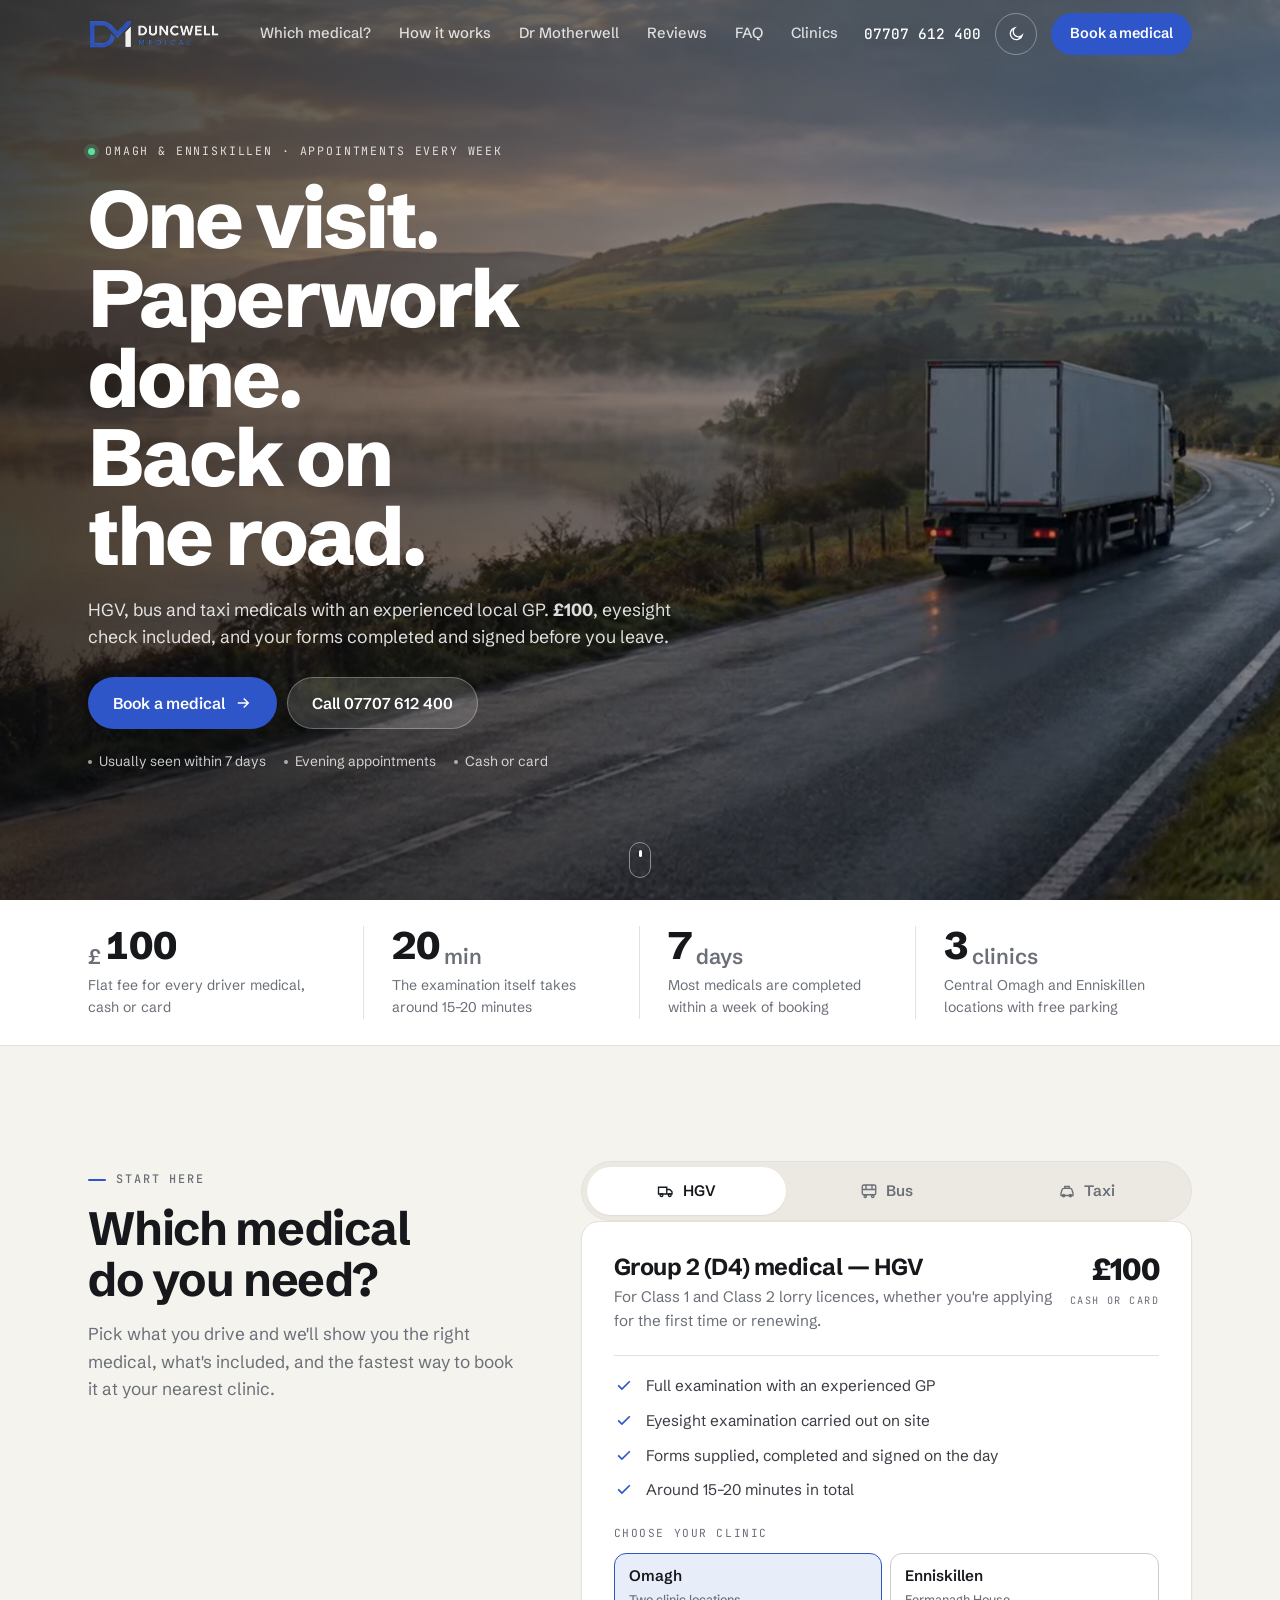
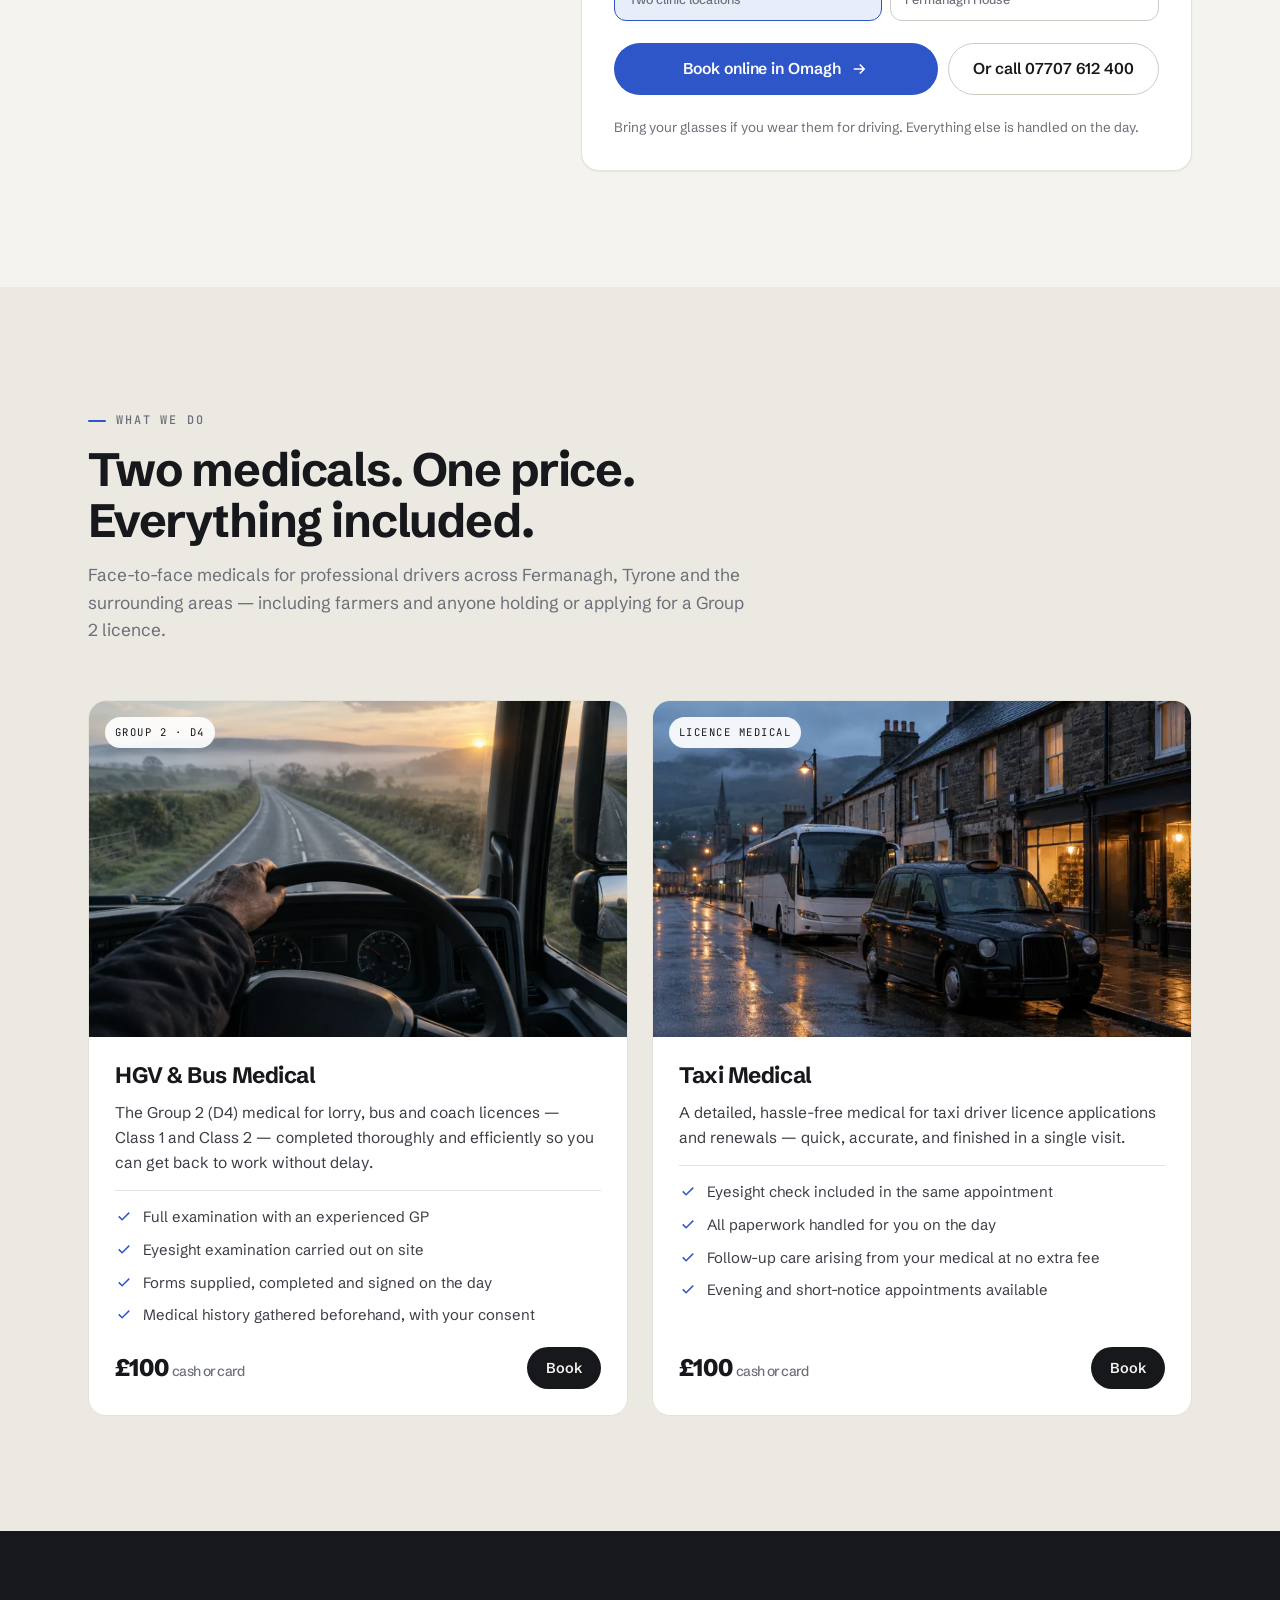
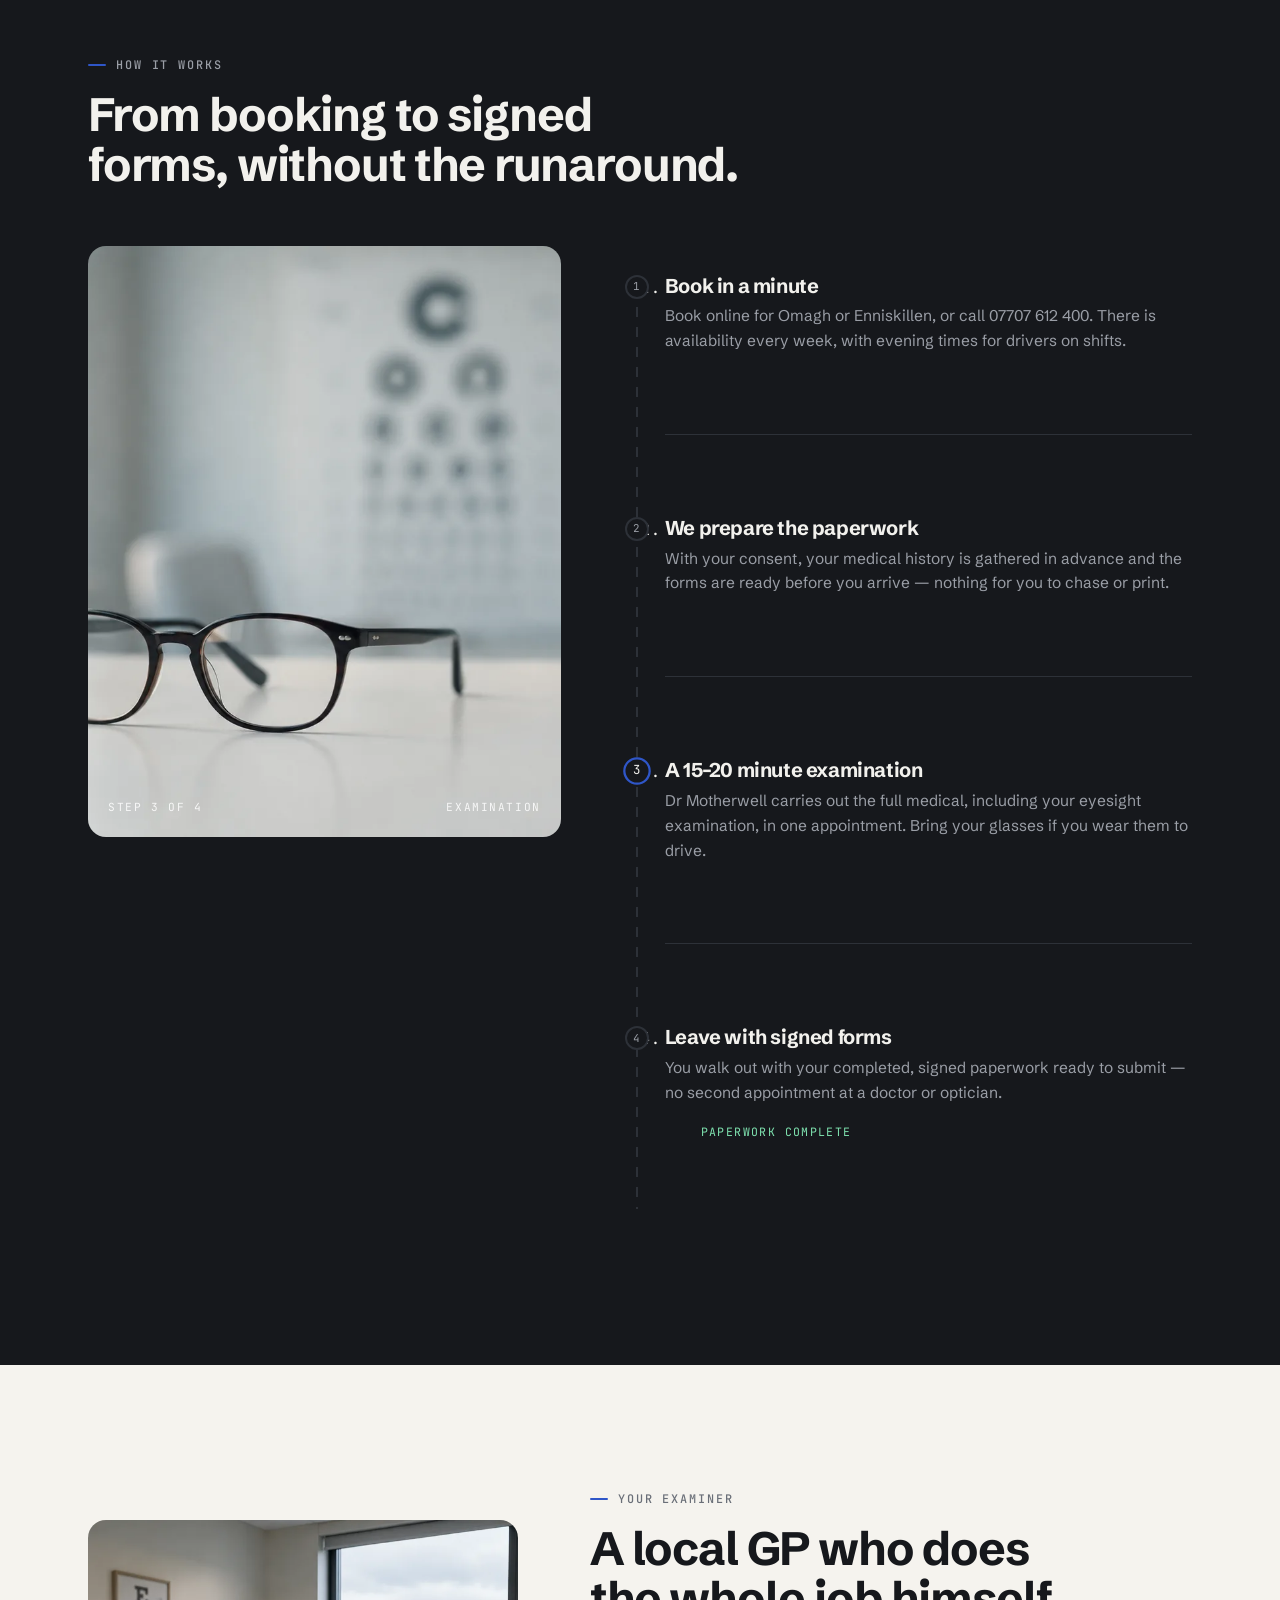
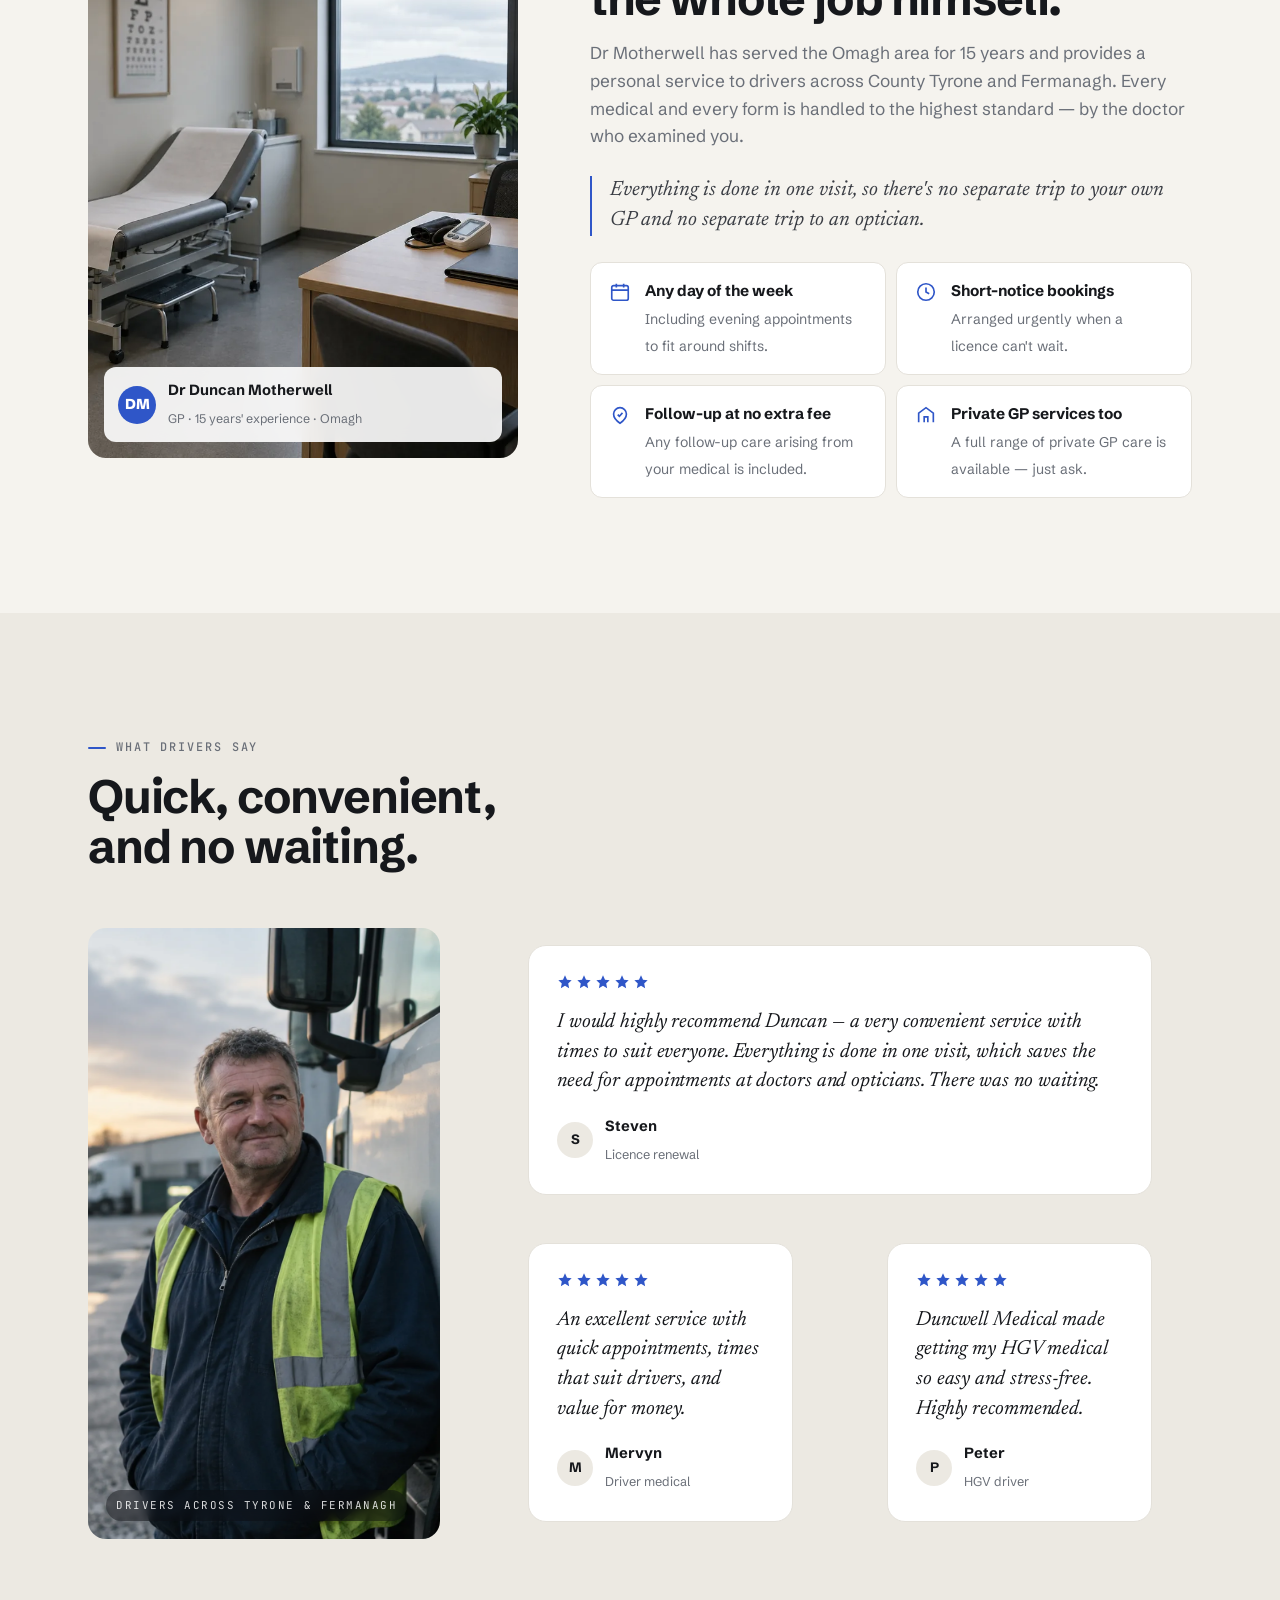
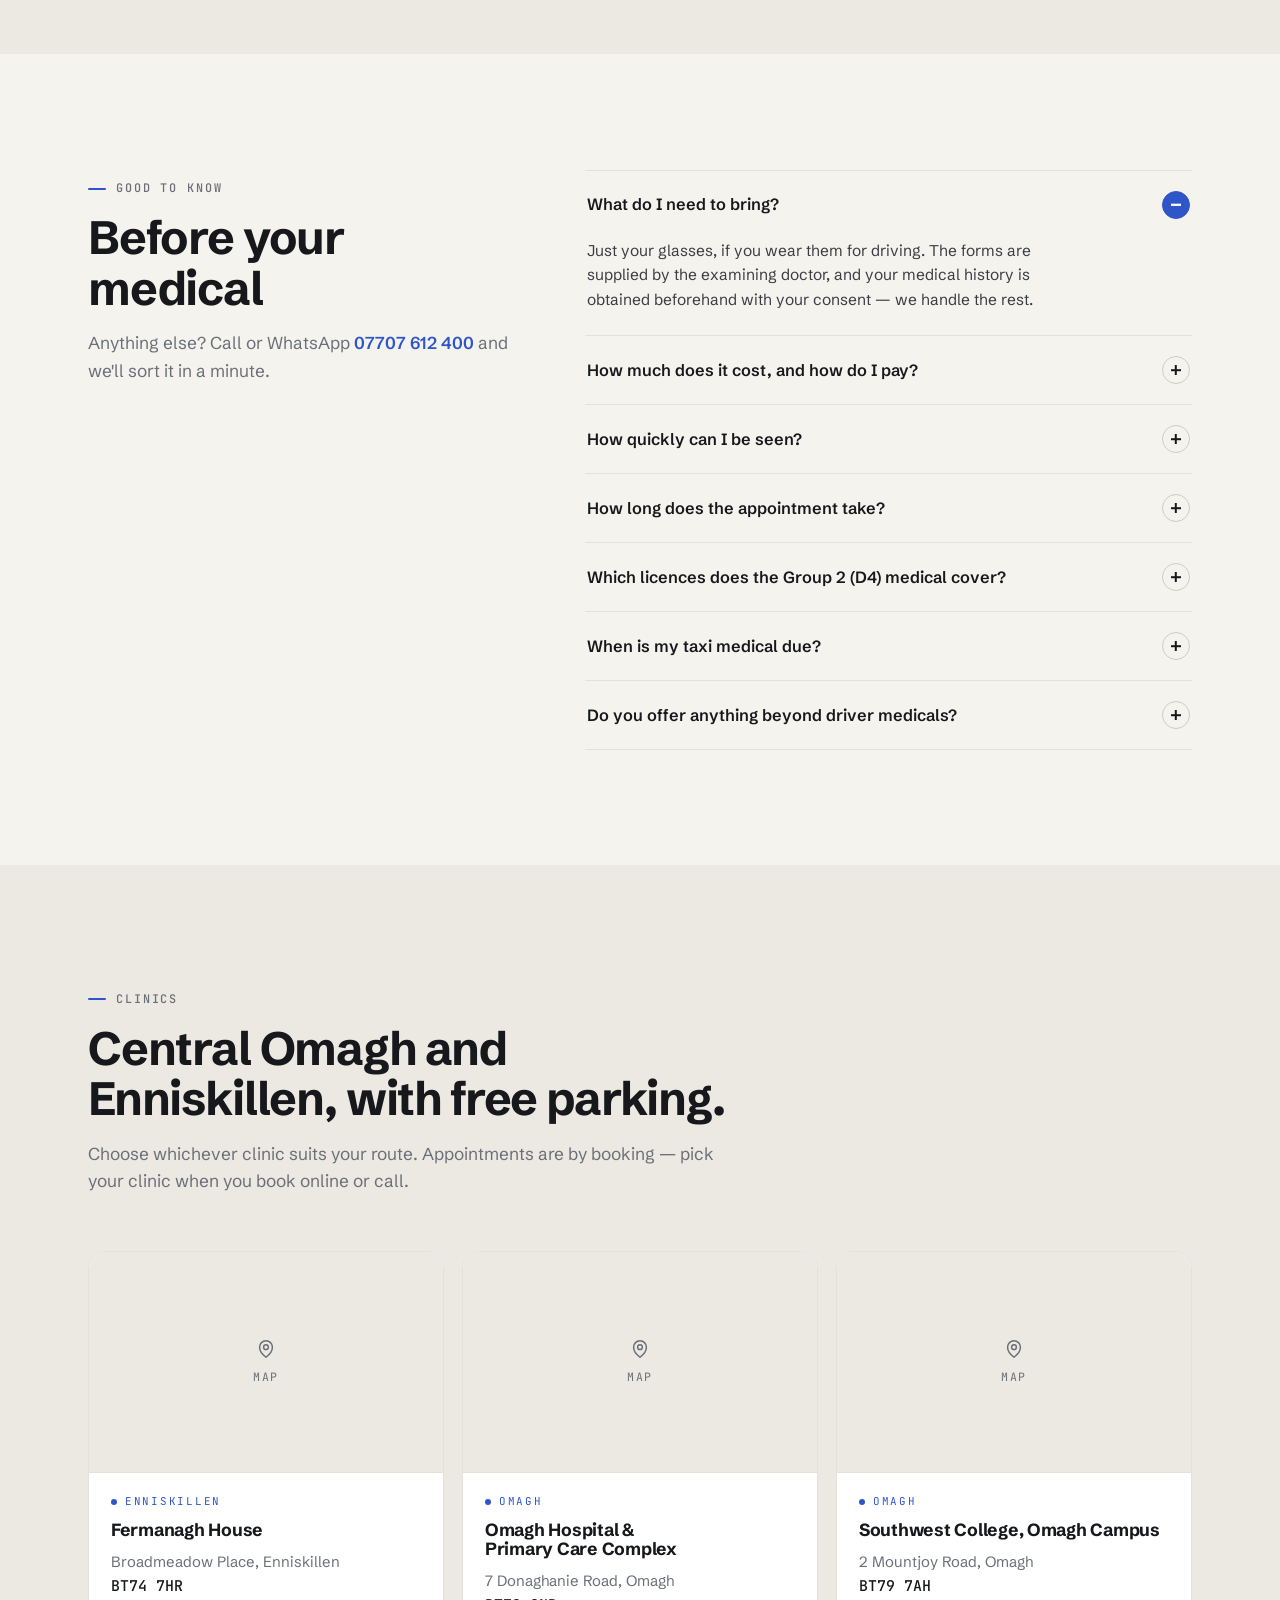
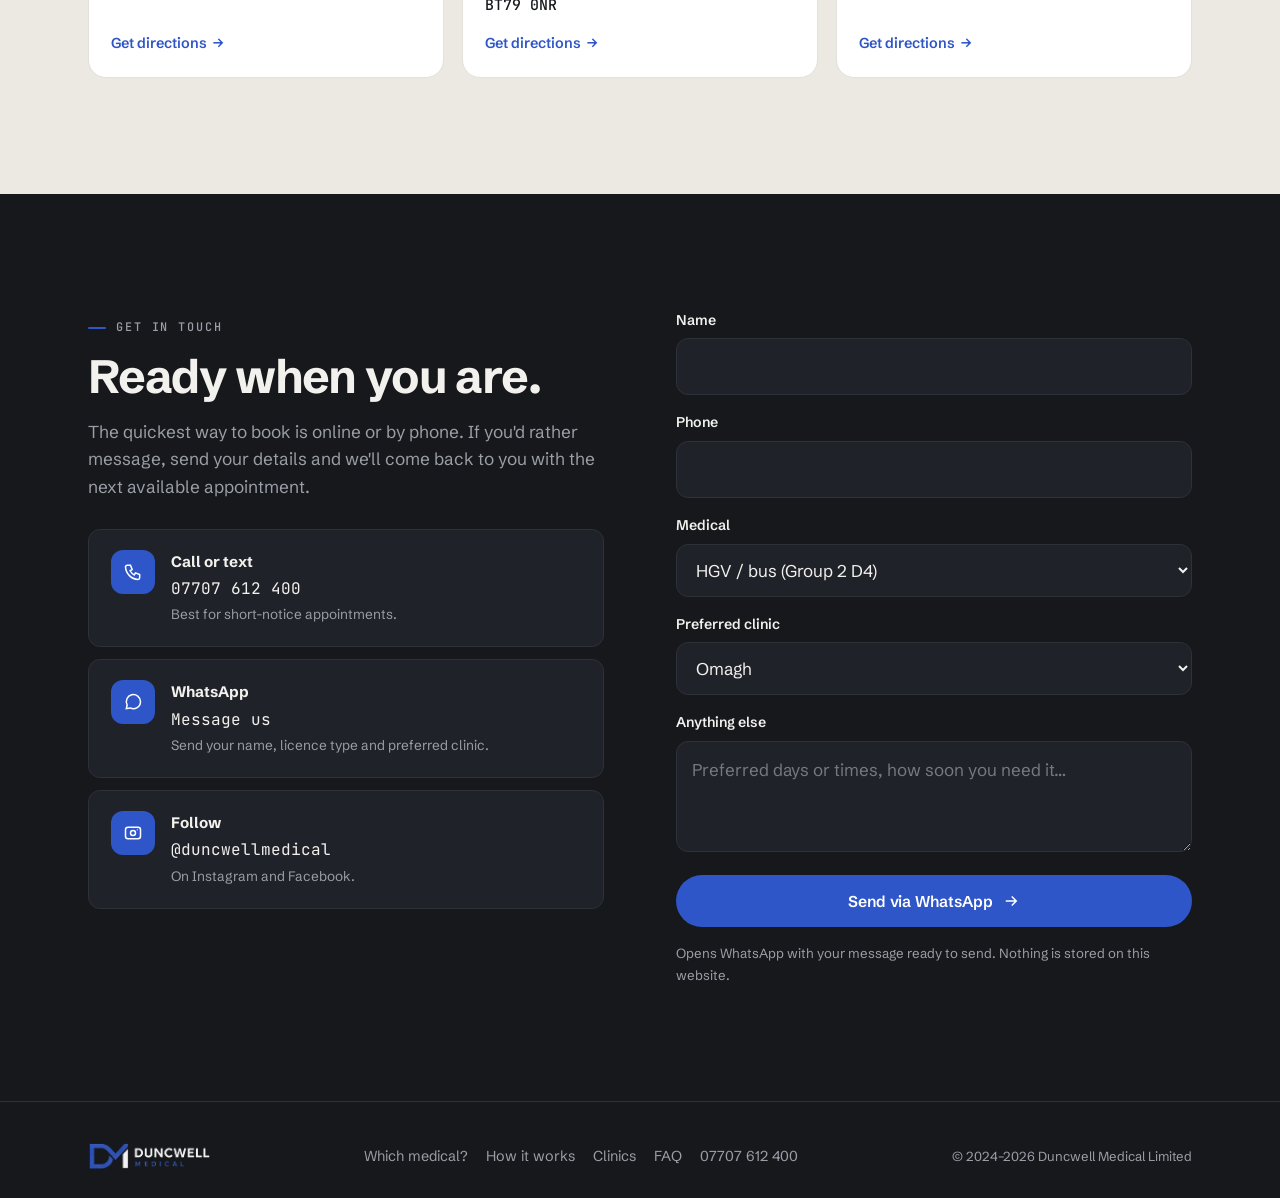
<file: v2/index.html>
<!DOCTYPE html>
<html lang="en-GB">
<head>
<meta charset="utf-8">
<meta name="viewport" content="width=device-width, initial-scale=1, viewport-fit=cover">
<title>Duncwell Medical — HGV, Taxi &amp; Bus Driver Medicals in Omagh &amp; Enniskillen</title>
<meta name="description" content="Driver medicals with an experienced local GP in Omagh and Enniskillen. HGV, bus and taxi medicals for £100 — eyesight check included and paperwork completed on the day. Call 07707 612 400.">
<meta name="theme-color" content="#16181C">
<meta property="og:type" content="website">
<meta property="og:title" content="Duncwell Medical — Driver Medicals, Omagh &amp; Enniskillen">
<meta property="og:description" content="One visit. Paperwork done. Back on the road. HGV, bus and taxi medicals for £100 with a local GP.">
<meta property="og:image" content="assets/img/hero-1920.jpg">
<link rel="preconnect" href="https://fonts.googleapis.com">
<link rel="preconnect" href="https://fonts.gstatic.com" crossorigin>
<link rel="stylesheet" href="https://fonts.googleapis.com/css2?family=Schibsted+Grotesk:ital,wght@0,400..900;1,400..900&family=Newsreader:ital,opsz,wght@1,6..72,400;1,6..72,500&family=JetBrains+Mono:wght@400;500&display=swap">
<link rel="stylesheet" href="assets/css/site.css?v=20261006b">
<link rel="preload" as="image" href="assets/img/hero-768.webp" imagesrcset="assets/img/hero-768.webp 768w, assets/img/hero-1280.webp 1280w, assets/img/hero-1920.webp 1920w" imagesizes="100vw" fetchpriority="high">
<script>
  /* Theme before first paint: light by default, remember the visitor's choice */
  (function(){var t='light';try{var s=localStorage.getItem('dw2-theme');if(s==='dark'||s==='light')t=s;}catch(e){}document.documentElement.dataset.theme=t;})();
</script>
<script type="application/ld+json">
{
  "@context":"https://schema.org",
  "@type":"MedicalBusiness",
  "name":"Duncwell Medical Limited",
  "description":"HGV, bus and taxi driver medicals in Omagh and Enniskillen, Northern Ireland, carried out by an experienced GP. £100, eyesight check included, paperwork completed on the day.",
  "telephone":"+447707612400",
  "priceRange":"£100",
  "url":"https://www.duncwellmedical.com/",
  "sameAs":["https://instagram.com/duncwellmedical"],
  "areaServed":["County Fermanagh","County Tyrone"],
  "address":[
    {"@type":"PostalAddress","streetAddress":"Fermanagh House, Broadmeadow Place","addressLocality":"Enniskillen","postalCode":"BT74 7HR","addressCountry":"GB"},
    {"@type":"PostalAddress","streetAddress":"Omagh Hospital and Primary Care Complex, 7 Donaghanie Road","addressLocality":"Omagh","postalCode":"BT79 0NR","addressCountry":"GB"},
    {"@type":"PostalAddress","streetAddress":"Southwest College Omagh Campus, 2 Mountjoy Road","addressLocality":"Omagh","postalCode":"BT79 7AH","addressCountry":"GB"}
  ]
}
</script>
</head>
<body class="has-bar">
<a class="skip" href="#main">Skip to content</a>

<!-- ============ HEADER ============ -->
<header class="header over" id="header">
  <div class="wrap">
    <a class="brand" href="#top" aria-label="Duncwell Medical — home">
      <img class="logo-light" src="assets/img/logo-light.png" alt="Duncwell Medical" width="521" height="120">
      <img class="logo-dark" src="assets/img/logo-dark.png" alt="Duncwell Medical" width="521" height="120">
    </a>
    <nav class="nav" aria-label="Main">
      <a href="#chooser">Which medical?</a>
      <a href="#process">How it works</a>
      <a href="#doctor">Dr Motherwell</a>
      <a href="#reviews">Reviews</a>
      <a href="#faq">FAQ</a>
      <a href="#locations">Clinics</a>
    </nav>
    <a class="hdr-phone" href="tel:+447707612400">07707 612 400</a>
    <button class="icon-btn theme-toggle" id="themeToggle" aria-label="Switch between light and dark theme">
      <svg class="ic-moon" width="17" height="17" viewBox="0 0 24 24" fill="none" stroke="currentColor" stroke-width="1.8" aria-hidden="true"><path d="M20 14.5A8.5 8.5 0 1 1 9.5 4a7 7 0 0 0 10.5 10.5z"/></svg>
      <svg class="ic-sun" width="17" height="17" viewBox="0 0 24 24" fill="none" stroke="currentColor" stroke-width="1.8" aria-hidden="true"><circle cx="12" cy="12" r="4.2"/><path d="M12 2v2.4M12 19.6V22M2 12h2.4M19.6 12H22M4.9 4.9l1.7 1.7M17.4 17.4l1.7 1.7M19.1 4.9l-1.7 1.7M6.6 17.4l-1.7 1.7"/></svg>
    </button>
    <button class="btn btn-blue btn-sm hdr-book" data-open-sheet>Book a medical</button>
    <button class="icon-btn burger" id="burger" aria-label="Open menu" aria-expanded="false" aria-controls="menu"><span></span><span></span><span></span></button>
  </div>
</header>

<nav class="menu" id="menu" aria-label="Mobile">
  <a class="m" href="#chooser">Which medical do I need?</a>
  <a class="m" href="#process">How it works</a>
  <a class="m" href="#doctor">Dr Motherwell</a>
  <a class="m" href="#reviews">Reviews</a>
  <a class="m" href="#faq">FAQ</a>
  <a class="m" href="#locations">Clinics &amp; parking</a>
  <div class="menu-ctas">
    <button class="btn btn-blue" data-open-sheet>Book a medical</button>
    <a class="btn btn-line" href="tel:+447707612400">Call 07707 612 400</a>
  </div>
  <p class="menu-foot">Duncwell Medical Limited · Omagh &amp; Enniskillen</p>
</nav>

<main id="main">
<div id="top"></div>

<!-- ============ HERO ============ -->
<section class="hero" id="hero">
  <div class="hero-media" aria-hidden="true">
    <picture>
      <source type="image/webp" srcset="assets/img/hero-768.webp 768w, assets/img/hero-1280.webp 1280w, assets/img/hero-1920.webp 1920w" sizes="100vw">
      <img src="assets/img/hero-1920.jpg" alt="" width="1920" height="1080" fetchpriority="high" decoding="async">
    </picture>
    <video id="heroVideo" muted playsinline preload="none" poster="assets/img/hero-1920.jpg" aria-hidden="true" tabindex="-1"></video>
  </div>
  <div class="wrap">
    <p class="hero-eyebrow"><span class="dot"></span>Omagh &amp; Enniskillen · Appointments every week</p>
    <h1>
      <span class="l"><span>One visit.</span></span>
      <span class="l"><span>Paperwork done.</span></span>
      <span class="l"><span>Back on the road.</span></span>
    </h1>
    <p class="hero-sub">HGV, bus and taxi medicals with an experienced local GP. <strong>£100</strong>, eyesight check included, and your forms completed and signed before you leave.</p>
    <div class="hero-ctas">
      <button class="btn btn-blue" data-open-sheet>Book a medical <svg class="i arr" viewBox="0 0 24 24" fill="none" stroke="currentColor" stroke-width="2" aria-hidden="true"><path d="M5 12h14M13 6l6 6-6 6"/></svg></button>
      <a class="btn btn-glass" href="tel:+447707612400">Call 07707 612 400</a>
    </div>
    <p class="hero-meta"><span>Usually seen within 7 days</span><span>Evening appointments</span><span>Cash or card</span></p>
  </div>
  <div class="hero-scroll" aria-hidden="true"></div>
</section>

<!-- ============ FACT RAIL ============ -->
<section class="rail" aria-label="Key facts">
  <div class="wrap">
    <div class="rail-track">
      <div class="fact rv">
        <div class="n"><small>£</small><span class="odo" data-odo="100">100</span></div>
        <p class="d">Flat fee for every driver medical, cash or card</p>
      </div>
      <div class="fact rv" style="--d:.06s">
        <div class="n"><span class="odo" data-odo="20">20</span><small>min</small></div>
        <p class="d">The examination itself takes around 15–20 minutes</p>
      </div>
      <div class="fact rv" style="--d:.12s">
        <div class="n"><span class="odo" data-odo="7">7</span><small>days</small></div>
        <p class="d">Most medicals are completed within a week of booking</p>
      </div>
      <div class="fact rv" style="--d:.18s">
        <div class="n"><span class="odo" data-odo="3">3</span><small>clinics</small></div>
        <p class="d">Central Omagh and Enniskillen locations with free parking</p>
      </div>
    </div>
  </div>
</section>

<!-- ============ CHOOSER ============ -->
<section class="sec" id="chooser">
  <div class="wrap chooser-grid">
    <div class="sec-head rv">
      <p class="eyebrow">Start here</p>
      <h2>Which medical do you need?</h2>
      <p class="lede">Pick what you drive and we'll show you the right medical, what's included, and the fastest way to book it at your nearest clinic.</p>
    </div>
    <div class="rv" style="--d:.1s">
      <div class="seg" role="tablist" aria-label="What do you drive?" data-chooser="page">
        <span class="ind" aria-hidden="true"></span>
        <button role="tab" aria-selected="true" data-type="hgv">
          <svg class="i" viewBox="0 0 24 24" fill="none" stroke="currentColor" stroke-width="1.8" aria-hidden="true"><path d="M2 7h11v9H2zM13 10h4l3 3v3h-7z"/><circle cx="6" cy="17.5" r="1.8"/><circle cx="17" cy="17.5" r="1.8"/></svg>HGV
        </button>
        <button role="tab" aria-selected="false" data-type="bus">
          <svg class="i" viewBox="0 0 24 24" fill="none" stroke="currentColor" stroke-width="1.8" aria-hidden="true"><rect x="3" y="4" width="18" height="13" rx="2"/><path d="M3 10h18M8 4v6M16 4v6"/><circle cx="7" cy="19" r="1.6"/><circle cx="17" cy="19" r="1.6"/></svg>Bus
        </button>
        <button role="tab" aria-selected="false" data-type="taxi">
          <svg class="i" viewBox="0 0 24 24" fill="none" stroke="currentColor" stroke-width="1.8" aria-hidden="true"><path d="M4 15l1.5-5A2 2 0 0 1 7.4 8.5h9.2a2 2 0 0 1 1.9 1.5L20 15v3H4zM9 8.5V6h6v2.5"/><circle cx="7.5" cy="18" r="1.6"/><circle cx="16.5" cy="18" r="1.6"/></svg>Taxi
        </button>
      </div>
      <div class="result" data-result="page"></div>
    </div>
  </div>
</section>

<!-- ============ SERVICES ============ -->
<section class="sec alt" id="services">
  <div class="wrap">
    <div class="sec-head rv">
      <p class="eyebrow">What we do</p>
      <h2>Two medicals. One price. Everything included.</h2>
      <p class="lede">Face-to-face medicals for professional drivers across Fermanagh, Tyrone and the surrounding areas — including farmers and anyone holding or applying for a Group 2 licence.</p>
    </div>
    <div class="svc-grid">
      <article class="svc rv">
        <div class="pic">
          <picture>
            <source type="image/webp" srcset="assets/img/cab-700.webp 700w, assets/img/cab-1200.webp 1200w" sizes="(min-width:900px) 560px, 100vw">
            <img src="assets/img/cab-1200.jpg" alt="View from a lorry cab of a quiet rural road at dawn" width="1200" height="892" loading="lazy" decoding="async">
          </picture>
          <span class="tag">Group 2 · D4</span>
        </div>
        <div class="body">
          <h3>HGV &amp; Bus Medical</h3>
          <p class="desc">The Group 2 (D4) medical for lorry, bus and coach licences — Class 1 and Class 2 — completed thoroughly and efficiently so you can get back to work without delay.</p>
          <ul>
            <li><svg viewBox="0 0 24 24" fill="none" stroke="currentColor" stroke-width="2" aria-hidden="true"><path d="M5 12.5l4.5 4.5L19 7.5"/></svg>Full examination with an experienced GP</li>
            <li><svg viewBox="0 0 24 24" fill="none" stroke="currentColor" stroke-width="2" aria-hidden="true"><path d="M5 12.5l4.5 4.5L19 7.5"/></svg>Eyesight examination carried out on site</li>
            <li><svg viewBox="0 0 24 24" fill="none" stroke="currentColor" stroke-width="2" aria-hidden="true"><path d="M5 12.5l4.5 4.5L19 7.5"/></svg>Forms supplied, completed and signed on the day</li>
            <li><svg viewBox="0 0 24 24" fill="none" stroke="currentColor" stroke-width="2" aria-hidden="true"><path d="M5 12.5l4.5 4.5L19 7.5"/></svg>Medical history gathered beforehand, with your consent</li>
          </ul>
          <div class="foot">
            <span class="amt">£100<small>cash or card</small></span>
            <button class="btn btn-ink btn-sm" data-open-sheet data-preselect="hgv">Book</button>
          </div>
        </div>
      </article>
      <article class="svc rv" style="--d:.1s">
        <div class="pic">
          <picture>
            <source type="image/webp" srcset="assets/img/town-700.webp 700w, assets/img/town-1200.webp 1200w" sizes="(min-width:900px) 560px, 100vw">
            <img src="assets/img/town-1200.jpg" alt="A taxi and coach on a rainy market-town street at dusk" width="1200" height="892" loading="lazy" decoding="async">
          </picture>
          <span class="tag">Licence medical</span>
        </div>
        <div class="body">
          <h3>Taxi Medical</h3>
          <p class="desc">A detailed, hassle-free medical for taxi driver licence applications and renewals — quick, accurate, and finished in a single visit.</p>
          <ul>
            <li><svg viewBox="0 0 24 24" fill="none" stroke="currentColor" stroke-width="2" aria-hidden="true"><path d="M5 12.5l4.5 4.5L19 7.5"/></svg>Eyesight check included in the same appointment</li>
            <li><svg viewBox="0 0 24 24" fill="none" stroke="currentColor" stroke-width="2" aria-hidden="true"><path d="M5 12.5l4.5 4.5L19 7.5"/></svg>All paperwork handled for you on the day</li>
            <li><svg viewBox="0 0 24 24" fill="none" stroke="currentColor" stroke-width="2" aria-hidden="true"><path d="M5 12.5l4.5 4.5L19 7.5"/></svg>Follow-up care arising from your medical at no extra fee</li>
            <li><svg viewBox="0 0 24 24" fill="none" stroke="currentColor" stroke-width="2" aria-hidden="true"><path d="M5 12.5l4.5 4.5L19 7.5"/></svg>Evening and short-notice appointments available</li>
          </ul>
          <div class="foot">
            <span class="amt">£100<small>cash or card</small></span>
            <button class="btn btn-ink btn-sm" data-open-sheet data-preselect="taxi">Book</button>
          </div>
        </div>
      </article>
    </div>
  </div>
</section>

<!-- ============ PROCESS ============ -->
<section class="sec on-dark process" id="process">
  <div class="wrap">
    <div class="sec-head rv">
      <p class="eyebrow">How it works</p>
      <h2>From booking to signed forms, without the runaround.</h2>
    </div>
    <div class="proc-grid">
      <div class="proc-media rv" aria-hidden="true">
        <img class="on" src="assets/img/cab-1200.webp" alt="" width="1200" height="892" loading="lazy" data-step="1">
        <img src="assets/img/desk-1200.webp" alt="" width="1200" height="892" loading="lazy" data-step="2">
        <img src="assets/img/eyes-1200.webp" alt="" width="1200" height="892" loading="lazy" data-step="3">
        <img src="assets/img/driver-1200.webp" alt="" width="1200" height="1516" loading="lazy" data-step="4">
        <div class="cap"><span id="procLabel">Step 1 of 4</span><span class="bar"><i id="procBar"></i></span><span>Booking</span></div>
      </div>
      <ol class="steps" id="steps">
        <li class="step active rv" data-step="1">
          <span class="no">1</span>
          <h3>Book in a minute</h3>
          <p>Book online for Omagh or Enniskillen, or call 07707&nbsp;612&nbsp;400. There is availability every week, with evening times for drivers on shifts.</p>
          <div class="mini"><img src="assets/img/cab-700.webp" alt="" width="700" height="520" loading="lazy"></div>
        </li>
        <li class="step rv" data-step="2">
          <span class="no">2</span>
          <h3>We prepare the paperwork</h3>
          <p>With your consent, your medical history is gathered in advance and the forms are ready before you arrive — nothing for you to chase or print.</p>
          <div class="mini"><img src="assets/img/desk-700.webp" alt="" width="700" height="520" loading="lazy"></div>
        </li>
        <li class="step rv" data-step="3">
          <span class="no">3</span>
          <h3>A 15–20 minute examination</h3>
          <p>Dr Motherwell carries out the full medical, including your eyesight examination, in one appointment. Bring your glasses if you wear them to drive.</p>
          <div class="mini"><img src="assets/img/eyes-700.webp" alt="" width="700" height="520" loading="lazy"></div>
        </li>
        <li class="step rv" data-step="4">
          <span class="no">4</span>
          <h3>Leave with signed forms</h3>
          <p>You walk out with your completed, signed paperwork ready to submit — no second appointment at a doctor or optician.</p>
          <span class="done" aria-hidden="true"><svg viewBox="0 0 26 26"><circle class="ring" cx="13" cy="13" r="12"/><path class="tick" d="M7.5 13.5l3.6 3.5L18.5 9.5"/></svg>Paperwork complete</span>
          <div class="mini"><img src="assets/img/driver-700.webp" alt="" width="700" height="884" loading="lazy"></div>
        </li>
      </ol>
    </div>
  </div>
</section>

<!-- ============ DOCTOR ============ -->
<section class="sec" id="doctor">
  <div class="wrap doc-grid">
    <div class="doc-pic rv">
      <!-- Swap this consulting-room image for Dr Motherwell's portrait when available (4:5, ≥1000×1250px) -->
      <picture>
        <source type="image/webp" srcset="assets/img/room-700.webp 700w, assets/img/room-1200.webp 1200w" sizes="(min-width:900px) 480px, 100vw">
        <img src="assets/img/room-1200.jpg" alt="A calm, modern GP consulting room with an examination couch and eye chart" width="1200" height="1516" loading="lazy" decoding="async">
      </picture>
      <div class="plate"><span class="av">DM</span><div><b>Dr Duncan Motherwell</b><small>GP · 15 years' experience · Omagh</small></div></div>
    </div>
    <div>
      <div class="sec-head rv" style="margin-bottom:0">
        <p class="eyebrow">Your examiner</p>
        <h2>A local GP who does the whole job himself.</h2>
        <p class="lede">Dr Motherwell has served the Omagh area for 15 years and provides a personal service to drivers across County Tyrone and Fermanagh. Every medical and every form is handled to the highest standard — by the doctor who examined you.</p>
      </div>
      <p class="pull rv">Everything is done in one visit, so there's no separate trip to your own GP and no separate trip to an optician.</p>
      <div class="creds">
        <div class="cred rv"><svg viewBox="0 0 24 24" fill="none" stroke="currentColor" stroke-width="1.8" aria-hidden="true"><rect x="3" y="5" width="18" height="16" rx="2"/><path d="M8 3v4M16 3v4M3 10h18"/></svg><div><b>Any day of the week</b><span>Including evening appointments to fit around shifts.</span></div></div>
        <div class="cred rv" style="--d:.06s"><svg viewBox="0 0 24 24" fill="none" stroke="currentColor" stroke-width="1.8" aria-hidden="true"><circle cx="12" cy="12" r="9"/><path d="M12 7v5l3.5 2"/></svg><div><b>Short-notice bookings</b><span>Arranged urgently when a licence can't wait.</span></div></div>
        <div class="cred rv" style="--d:.12s"><svg viewBox="0 0 24 24" fill="none" stroke="currentColor" stroke-width="1.8" aria-hidden="true"><path d="M12 21s-7-4.5-7-10a7 7 0 0 1 14 0c0 5.5-7 10-7 10z"/><path d="M9.5 11.5l1.8 1.8 3.4-3.6"/></svg><div><b>Follow-up at no extra fee</b><span>Any follow-up care arising from your medical is included.</span></div></div>
        <div class="cred rv" style="--d:.18s"><svg viewBox="0 0 24 24" fill="none" stroke="currentColor" stroke-width="1.8" aria-hidden="true"><path d="M4 20V10l8-6 8 6v10"/><path d="M10 20v-6h4v6"/></svg><div><b>Private GP services too</b><span>A full range of private GP care is available — just ask.</span></div></div>
      </div>
    </div>
  </div>
</section>

<!-- ============ REVIEWS ============ -->
<section class="sec alt" id="reviews">
  <div class="wrap">
    <div class="sec-head rv">
      <p class="eyebrow">What drivers say</p>
      <h2>Quick, convenient, and no waiting.</h2>
    </div>
    <div class="rev-grid">
      <div class="rev-pic rv" aria-hidden="true">
        <img src="assets/img/driver-1200.webp" alt="" width="1200" height="1516" loading="lazy">
        <span class="cap">Drivers across Tyrone &amp; Fermanagh</span>
      </div>
      <div>
        <div class="rev-track" id="revTrack">
          <figure class="rev rv">
            <div class="stars" aria-label="5 out of 5"><svg viewBox="0 0 24 24" fill="currentColor"><path d="M12 2l3 6.6 7 .8-5.2 4.8 1.4 7L12 17.7 5.8 21.2l1.4-7L2 9.4l7-.8z"/></svg><svg viewBox="0 0 24 24" fill="currentColor"><path d="M12 2l3 6.6 7 .8-5.2 4.8 1.4 7L12 17.7 5.8 21.2l1.4-7L2 9.4l7-.8z"/></svg><svg viewBox="0 0 24 24" fill="currentColor"><path d="M12 2l3 6.6 7 .8-5.2 4.8 1.4 7L12 17.7 5.8 21.2l1.4-7L2 9.4l7-.8z"/></svg><svg viewBox="0 0 24 24" fill="currentColor"><path d="M12 2l3 6.6 7 .8-5.2 4.8 1.4 7L12 17.7 5.8 21.2l1.4-7L2 9.4l7-.8z"/></svg><svg viewBox="0 0 24 24" fill="currentColor"><path d="M12 2l3 6.6 7 .8-5.2 4.8 1.4 7L12 17.7 5.8 21.2l1.4-7L2 9.4l7-.8z"/></svg></div>
            <blockquote>I would highly recommend Duncan — a very convenient service with times to suit everyone. Everything is done in one visit, which saves the need for appointments at doctors and opticians. There was no waiting.</blockquote>
            <figcaption><span class="av">S</span><div><b>Steven</b><small>Licence renewal</small></div></figcaption>
          </figure>
          <figure class="rev rv" style="--d:.08s">
            <div class="stars" aria-label="5 out of 5"><svg viewBox="0 0 24 24" fill="currentColor"><path d="M12 2l3 6.6 7 .8-5.2 4.8 1.4 7L12 17.7 5.8 21.2l1.4-7L2 9.4l7-.8z"/></svg><svg viewBox="0 0 24 24" fill="currentColor"><path d="M12 2l3 6.6 7 .8-5.2 4.8 1.4 7L12 17.7 5.8 21.2l1.4-7L2 9.4l7-.8z"/></svg><svg viewBox="0 0 24 24" fill="currentColor"><path d="M12 2l3 6.6 7 .8-5.2 4.8 1.4 7L12 17.7 5.8 21.2l1.4-7L2 9.4l7-.8z"/></svg><svg viewBox="0 0 24 24" fill="currentColor"><path d="M12 2l3 6.6 7 .8-5.2 4.8 1.4 7L12 17.7 5.8 21.2l1.4-7L2 9.4l7-.8z"/></svg><svg viewBox="0 0 24 24" fill="currentColor"><path d="M12 2l3 6.6 7 .8-5.2 4.8 1.4 7L12 17.7 5.8 21.2l1.4-7L2 9.4l7-.8z"/></svg></div>
            <blockquote>An excellent service with quick appointments, times that suit drivers, and value for money.</blockquote>
            <figcaption><span class="av">M</span><div><b>Mervyn</b><small>Driver medical</small></div></figcaption>
          </figure>
          <figure class="rev rv" style="--d:.16s">
            <div class="stars" aria-label="5 out of 5"><svg viewBox="0 0 24 24" fill="currentColor"><path d="M12 2l3 6.6 7 .8-5.2 4.8 1.4 7L12 17.7 5.8 21.2l1.4-7L2 9.4l7-.8z"/></svg><svg viewBox="0 0 24 24" fill="currentColor"><path d="M12 2l3 6.6 7 .8-5.2 4.8 1.4 7L12 17.7 5.8 21.2l1.4-7L2 9.4l7-.8z"/></svg><svg viewBox="0 0 24 24" fill="currentColor"><path d="M12 2l3 6.6 7 .8-5.2 4.8 1.4 7L12 17.7 5.8 21.2l1.4-7L2 9.4l7-.8z"/></svg><svg viewBox="0 0 24 24" fill="currentColor"><path d="M12 2l3 6.6 7 .8-5.2 4.8 1.4 7L12 17.7 5.8 21.2l1.4-7L2 9.4l7-.8z"/></svg><svg viewBox="0 0 24 24" fill="currentColor"><path d="M12 2l3 6.6 7 .8-5.2 4.8 1.4 7L12 17.7 5.8 21.2l1.4-7L2 9.4l7-.8z"/></svg></div>
            <blockquote>Duncwell Medical made getting my HGV medical so easy and stress-free. Highly recommended.</blockquote>
            <figcaption><span class="av">P</span><div><b>Peter</b><small>HGV driver</small></div></figcaption>
          </figure>
        </div>
        <div class="rev-dots" id="revDots" aria-hidden="true"><i class="on"></i><i></i><i></i></div>
      </div>
    </div>
  </div>
</section>

<!-- ============ FAQ ============ -->
<section class="sec" id="faq">
  <div class="wrap faq-grid">
    <div class="sec-head rv">
      <p class="eyebrow">Good to know</p>
      <h2>Before your medical</h2>
      <p class="lede">Anything else? Call or WhatsApp <a href="tel:+447707612400" style="color:var(--blue);font-weight:600;text-decoration:none">07707 612 400</a> and we'll sort it in a minute.</p>
    </div>
    <div class="faq-list rv">
      <details class="faq" name="faq" open>
        <summary>What do I need to bring?<span class="pm" aria-hidden="true"></span></summary>
        <div class="a-wrap"><div><p class="a">Just your glasses, if you wear them for driving. The forms are supplied by the examining doctor, and your medical history is obtained beforehand with your consent — we handle the rest.</p></div></div>
      </details>
      <details class="faq" name="faq">
        <summary>How much does it cost, and how do I pay?<span class="pm" aria-hidden="true"></span></summary>
        <div class="a-wrap"><div><p class="a">Every driver medical is a flat £100, payable by cash or card on the day. The eyesight examination is part of the appointment, so there's no separate optician visit or fee.</p></div></div>
      </details>
      <details class="faq" name="faq">
        <summary>How quickly can I be seen?<span class="pm" aria-hidden="true"></span></summary>
        <div class="a-wrap"><div><p class="a">There is availability every week and most medicals are completed within 7 days of booking. If your licence can't wait, call us — urgent appointments can be arranged.</p></div></div>
      </details>
      <details class="faq" name="faq">
        <summary>How long does the appointment take?<span class="pm" aria-hidden="true"></span></summary>
        <div class="a-wrap"><div><p class="a">Around 15–20 minutes. You leave with your completed, signed paperwork ready to submit.</p></div></div>
      </details>
      <details class="faq" name="faq">
        <summary>Which licences does the Group 2 (D4) medical cover?<span class="pm" aria-hidden="true"></span></summary>
        <div class="a-wrap"><div><p class="a">Lorry and bus entitlements — Class 1 and Class 2 HGV, coaches and buses — for both first applications and renewals. Farmers and other Group 2 licence holders are welcome too. Not sure which you need? <a href="tel:+447707612400">Give us a call</a>.</p></div></div>
      </details>
      <details class="faq" name="faq">
        <summary>When is my taxi medical due?<span class="pm" aria-hidden="true"></span></summary>
        <div class="a-wrap"><div><p class="a">That depends on your licence and your age. Tell us where you are in the process when you book and we'll confirm exactly what you need.</p></div></div>
      </details>
      <details class="faq" name="faq">
        <summary>Do you offer anything beyond driver medicals?<span class="pm" aria-hidden="true"></span></summary>
        <div class="a-wrap"><div><p class="a">Yes — Dr Motherwell is a private GP and offers a full range of private GP services to the Omagh and Fermanagh area. Any follow-up care arising from a medical is included at no extra fee.</p></div></div>
      </details>
    </div>
  </div>
</section>

<!-- ============ LOCATIONS ============ -->
<section class="sec alt" id="locations">
  <div class="wrap">
    <div class="sec-head rv">
      <p class="eyebrow">Clinics</p>
      <h2>Central Omagh and Enniskillen, with free parking.</h2>
      <p class="lede">Choose whichever clinic suits your route. Appointments are by booking — pick your clinic when you book online or call.</p>
    </div>
    <div class="loc-grid">
      <article class="loc rv">
        <div class="map">
          <div class="fb" aria-hidden="true"><svg width="22" height="22" viewBox="0 0 24 24" fill="none" stroke="currentColor" stroke-width="1.6"><path d="M12 21s-7-5.5-7-11a7 7 0 0 1 14 0c0 5.5-7 11-7 11z"/><circle cx="12" cy="10" r="2.6"/></svg>Map</div>
          <iframe src="https://maps.google.com/maps?q=Fermanagh%20House%2C%20Broadmeadow%20Place%2C%20Enniskillen%20BT74%207HR&z=15&output=embed" loading="lazy" title="Map: Fermanagh House, Enniskillen" referrerpolicy="no-referrer-when-downgrade"></iframe>
        </div>
        <div class="body">
          <span class="town">Enniskillen</span>
          <h3>Fermanagh House</h3>
          <address>Broadmeadow Place, Enniskillen<br><span class="pc">BT74 7HR</span></address>
          <a class="dir" href="https://maps.google.com/?q=Fermanagh+House,+Broadmeadow+Place,+Enniskillen+BT74+7HR" target="_blank" rel="noopener">Get directions <span class="arr">→</span></a>
        </div>
      </article>
      <article class="loc rv" style="--d:.08s">
        <div class="map">
          <div class="fb" aria-hidden="true"><svg width="22" height="22" viewBox="0 0 24 24" fill="none" stroke="currentColor" stroke-width="1.6"><path d="M12 21s-7-5.5-7-11a7 7 0 0 1 14 0c0 5.5-7 11-7 11z"/><circle cx="12" cy="10" r="2.6"/></svg>Map</div>
          <iframe src="https://maps.google.com/maps?q=Omagh%20Hospital%20and%20Primary%20Care%20Complex%2C%207%20Donaghanie%20Road%2C%20Omagh%20BT79%200NR&z=15&output=embed" loading="lazy" title="Map: Omagh Hospital and Primary Care Complex" referrerpolicy="no-referrer-when-downgrade"></iframe>
        </div>
        <div class="body">
          <span class="town">Omagh</span>
          <h3>Omagh Hospital &amp; Primary Care Complex</h3>
          <address>7 Donaghanie Road, Omagh<br><span class="pc">BT79 0NR</span></address>
          <a class="dir" href="https://maps.google.com/?q=Omagh+Hospital+and+Primary+Care+Complex,+7+Donaghanie+Road,+Omagh+BT79+0NR" target="_blank" rel="noopener">Get directions <span class="arr">→</span></a>
        </div>
      </article>
      <article class="loc rv" style="--d:.16s">
        <div class="map">
          <div class="fb" aria-hidden="true"><svg width="22" height="22" viewBox="0 0 24 24" fill="none" stroke="currentColor" stroke-width="1.6"><path d="M12 21s-7-5.5-7-11a7 7 0 0 1 14 0c0 5.5-7 11-7 11z"/><circle cx="12" cy="10" r="2.6"/></svg>Map</div>
          <iframe src="https://maps.google.com/maps?q=Southwest%20College%20Omagh%20Campus%2C%202%20Mountjoy%20Road%2C%20Omagh%20BT79%207AH&z=15&output=embed" loading="lazy" title="Map: Southwest College, Omagh Campus" referrerpolicy="no-referrer-when-downgrade"></iframe>
        </div>
        <div class="body">
          <span class="town">Omagh</span>
          <h3>Southwest College, Omagh Campus</h3>
          <address>2 Mountjoy Road, Omagh<br><span class="pc">BT79 7AH</span></address>
          <a class="dir" href="https://maps.google.com/?q=Southwest+College+Omagh+Campus,+2+Mountjoy+Road,+Omagh+BT79+7AH" target="_blank" rel="noopener">Get directions <span class="arr">→</span></a>
        </div>
      </article>
    </div>
  </div>
</section>

<!-- ============ CONTACT ============ -->
<section class="sec on-dark" id="contact">
  <div class="wrap contact-grid">
    <div>
      <div class="sec-head rv" style="margin-bottom:28px">
        <p class="eyebrow">Get in touch</p>
        <h2>Ready when you are.</h2>
        <p class="lede">The quickest way to book is online or by phone. If you'd rather message, send your details and we'll come back to you with the next available appointment.</p>
      </div>
      <div class="cards-stack rv" style="--d:.08s">
        <a class="ccard" href="tel:+447707612400">
          <span class="ico"><svg width="20" height="20" viewBox="0 0 24 24" fill="none" stroke="currentColor" stroke-width="1.8" aria-hidden="true"><path d="M5 4h4l2 5-2.5 1.5a12 12 0 0 0 5 5L15 13l5 2v4a2 2 0 0 1-2 2A16 16 0 0 1 3 6a2 2 0 0 1 2-2z"/></svg></span>
          <span><b>Call or text</b><span class="v">07707 612 400</span><small>Best for short-notice appointments.</small></span>
        </a>
        <a class="ccard" href="https://wa.me/447707612400" target="_blank" rel="noopener">
          <span class="ico"><svg width="20" height="20" viewBox="0 0 24 24" fill="none" stroke="currentColor" stroke-width="1.8" aria-hidden="true"><path d="M21 11.5a8.5 8.5 0 0 1-12.4 7.6L4 20l1-4.4A8.5 8.5 0 1 1 21 11.5z"/></svg></span>
          <span><b>WhatsApp</b><span class="v">Message us</span><small>Send your name, licence type and preferred clinic.</small></span>
        </a>
        <a class="ccard" href="https://instagram.com/duncwellmedical" target="_blank" rel="noopener">
          <span class="ico"><svg width="20" height="20" viewBox="0 0 24 24" fill="none" stroke="currentColor" stroke-width="1.8" aria-hidden="true"><rect x="3" y="5" width="18" height="14" rx="3"/><circle cx="12" cy="12" r="3"/><circle cx="17.2" cy="8.2" r=".8" fill="currentColor" stroke="none"/></svg></span>
          <span><b>Follow</b><span class="v">@duncwellmedical</span><small>On Instagram and Facebook.</small></span>
        </a>
      </div>
    </div>
    <form class="enq rv" id="enquiry" style="--d:.12s">
      <div class="field"><label for="f-name">Name</label><input id="f-name" name="name" type="text" autocomplete="name" required></div>
      <div class="field"><label for="f-phone">Phone</label><input id="f-phone" name="phone" type="tel" autocomplete="tel" inputmode="tel" required></div>
      <div class="field"><label for="f-type">Medical</label>
        <select id="f-type" name="type"><option value="HGV / bus (Group 2 D4)">HGV / bus (Group 2 D4)</option><option value="Taxi">Taxi</option><option value="Not sure">Not sure yet</option></select>
      </div>
      <div class="field"><label for="f-clinic">Preferred clinic</label>
        <select id="f-clinic" name="clinic"><option>Omagh</option><option>Enniskillen</option><option>Either</option></select>
      </div>
      <div class="field"><label for="f-msg">Anything else</label><textarea id="f-msg" name="message" rows="3" placeholder="Preferred days or times, how soon you need it…"></textarea></div>
      <button class="btn btn-blue" type="submit">Send via WhatsApp <svg class="i arr" viewBox="0 0 24 24" fill="none" stroke="currentColor" stroke-width="2" aria-hidden="true"><path d="M5 12h14M13 6l6 6-6 6"/></svg></button>
      <p class="fnote">Opens WhatsApp with your message ready to send. Nothing is stored on this website.</p>
    </form>
  </div>
</section>
</main>

<footer class="footer">
  <div class="wrap">
    <img src="assets/img/logo-dark.png" alt="Duncwell Medical" width="521" height="120" loading="lazy">
    <nav aria-label="Footer">
      <a href="#chooser">Which medical?</a>
      <a href="#process">How it works</a>
      <a href="#locations">Clinics</a>
      <a href="#faq">FAQ</a>
      <a href="tel:+447707612400">07707 612 400</a>
    </nav>
    <p class="legal">© 2024–2026 Duncwell Medical Limited</p>
  </div>
</footer>

<!-- Mobile action bar -->
<div class="bar" id="bar">
  <a class="btn btn-line" href="tel:+447707612400" aria-label="Call 07707 612 400"><svg class="i" viewBox="0 0 24 24" fill="none" stroke="currentColor" stroke-width="1.8" aria-hidden="true"><path d="M5 4h4l2 5-2.5 1.5a12 12 0 0 0 5 5L15 13l5 2v4a2 2 0 0 1-2 2A16 16 0 0 1 3 6a2 2 0 0 1 2-2z"/></svg>Call</a>
  <button class="btn btn-blue" data-open-sheet>Book a medical <svg class="i arr" viewBox="0 0 24 24" fill="none" stroke="currentColor" stroke-width="2" aria-hidden="true"><path d="M5 12h14M13 6l6 6-6 6"/></svg></button>
</div>

<!-- Booking sheet -->
<dialog class="sheet" id="sheet" aria-labelledby="sheetTitle">
  <div class="sheet-inner">
    <div class="grab" aria-hidden="true"></div>
    <div class="sheet-head">
      <h3 id="sheetTitle">Book a medical</h3>
      <button class="close" data-close-sheet aria-label="Close"><svg width="14" height="14" viewBox="0 0 24 24" fill="none" stroke="currentColor" stroke-width="2.2" aria-hidden="true"><path d="M6 6l12 12M18 6L6 18"/></svg></button>
    </div>
    <div class="seg" role="tablist" aria-label="What do you drive?" data-chooser="sheet">
      <span class="ind" aria-hidden="true"></span>
      <button role="tab" aria-selected="true" data-type="hgv">HGV</button>
      <button role="tab" aria-selected="false" data-type="bus">Bus</button>
      <button role="tab" aria-selected="false" data-type="taxi">Taxi</button>
    </div>
    <div class="result" data-result="sheet"></div>
  </div>
</dialog>

<script src="assets/js/site.js?v=20261006b" defer></script>
</body>
</html>
</file>
<file: v2/assets/css/site.css>
/* ==========================================================================
   Duncwell Medical — v2 stylesheet
   Mobile-first. Tokens → base → components → sections → motion.
   ========================================================================== */

/* ---------- Tokens ---------- */
:root{
  --paper:#F5F3EE;
  --paper-2:#ECE9E2;
  --card:#FFFFFF;
  --ink:#16181C;
  --ink-2:#3A3D44;
  --slate:#6A6F78;
  --mist:#E4E1DA;
  --mist-2:#CFCBC2;
  --blue:#2F56C8;
  --blue-deep:#2544A6;
  --blue-tint:#E8EDFA;
  --on-blue:#FFFFFF;
  --graphite:#16181C;
  --graphite-2:#1F2228;
  --on-graphite:#F2F1ED;
  --on-graphite-muted:#9A9EA6;
  --graphite-line:#2D3138;
  --scrim:rgba(10,12,16,.55);
  --shadow-1:0 1px 2px rgba(22,24,28,.06);
  --shadow-2:0 2px 4px rgba(22,24,28,.04), 0 24px 48px -24px rgba(22,24,28,.22);
  --radius:18px;
  --radius-sm:12px;
  --header-h:68px;
  --font-display:"Schibsted Grotesk",system-ui,-apple-system,"Segoe UI",sans-serif;
  --font-serif:"Newsreader",Georgia,"Times New Roman",serif;
  --font-mono:"JetBrains Mono",ui-monospace,SFMono-Regular,Menlo,monospace;
  --ease:cubic-bezier(.2,.65,.25,1);
  color-scheme:light;
}
:root[data-theme="dark"]{
  --paper:#121417;
  --paper-2:#17191D;
  --card:#1B1E23;
  --ink:#F2F1ED;
  --ink-2:#C9C8C2;
  --slate:#8F939B;
  --mist:#2A2E35;
  --mist-2:#3A3F48;
  --blue:#7D97EE;
  --blue-deep:#9AB0F3;
  --blue-tint:#1A2340;
  --on-blue:#0F1424;
  --graphite:#0C0D10;
  --graphite-2:#15171B;
  --on-graphite:#F2F1ED;
  --on-graphite-muted:#8F939B;
  --graphite-line:#262A31;
  --scrim:rgba(6,8,12,.62);
  --shadow-1:0 1px 2px rgba(0,0,0,.4);
  --shadow-2:0 2px 4px rgba(0,0,0,.3), 0 24px 48px -24px rgba(0,0,0,.7);
  color-scheme:dark;
}

/* ---------- Base ---------- */
*,*::before,*::after{box-sizing:border-box}
html{
  scroll-behavior:smooth;
  scroll-padding-top:calc(var(--header-h) + 16px);
  -webkit-text-size-adjust:100%;
  text-size-adjust:100%;
}
body{
  margin:0;
  background:var(--paper);
  color:var(--ink);
  font-family:var(--font-display);
  font-size:1.0625rem;
  line-height:1.6;
  -webkit-font-smoothing:antialiased;
  overflow-x:clip;
}
h1,h2,h3,h4{margin:0;font-weight:700;line-height:1.08;letter-spacing:-.025em;text-wrap:balance}
p{margin:0}
a{color:inherit}
img,svg,video{display:block;max-width:100%}
button{font:inherit;color:inherit;background:none;border:0;padding:0;cursor:pointer}
ul{margin:0;padding:0;list-style:none}
address{font-style:normal}
:focus-visible{outline:3px solid var(--blue);outline-offset:3px;border-radius:4px}
::selection{background:var(--blue);color:var(--on-blue)}

.skip{
  position:absolute;left:16px;top:-60px;z-index:1000;
  background:var(--ink);color:var(--paper);padding:10px 14px;border-radius:8px;
  font-weight:600;text-decoration:none;
}
.skip:focus{top:12px}

.wrap{width:100%;max-width:1200px;margin-inline:auto;padding-inline:20px}
@media (min-width:640px){.wrap{padding-inline:32px}}
@media (min-width:1200px){.wrap{padding-inline:48px}}

.eyebrow{
  font-family:var(--font-mono);
  font-size:.74rem;font-weight:500;letter-spacing:.16em;text-transform:uppercase;
  color:var(--slate);
  display:inline-flex;align-items:center;gap:10px;
}
.eyebrow::before{content:"";width:18px;height:2px;background:var(--blue);border-radius:2px}
.on-dark .eyebrow{color:var(--on-graphite-muted)}

.sec{padding-block:clamp(64px,9vw,120px)}
.sec-head{max-width:720px;margin-bottom:clamp(32px,5vw,56px)}
.sec-head h2{font-size:clamp(1.9rem,2.4vw + 1rem,3rem);margin-top:14px}
.sec-head .lede{margin-top:16px;font-size:1.08rem;color:var(--slate);max-width:38em;line-height:1.6}
.on-dark{background:var(--graphite);color:var(--on-graphite)}
.on-dark .sec-head .lede{color:var(--on-graphite-muted)}
.alt{background:var(--paper-2)}

/* ---------- Buttons ---------- */
.btn{
  position:relative;display:inline-flex;align-items:center;justify-content:center;gap:.6em;
  min-height:52px;padding:0 24px;border-radius:999px;
  font-weight:600;font-size:.98rem;letter-spacing:-.005em;text-decoration:none;
  border:1.5px solid transparent;cursor:pointer;
  transition:transform .18s var(--ease),background .2s,border-color .2s,color .2s,box-shadow .25s;
  -webkit-tap-highlight-color:transparent;
}
.btn:active{transform:scale(.97)}
.btn .i{width:18px;height:18px;flex:none}
.btn-blue{background:var(--blue);color:var(--on-blue)}
.btn-blue:hover{background:var(--blue-deep);box-shadow:0 14px 30px -14px color-mix(in srgb,var(--blue) 60%,transparent)}
.btn-ink{background:var(--ink);color:var(--paper)}
.btn-ink:hover{opacity:.92}
.btn-line{border-color:var(--mist-2);color:var(--ink);background:transparent}
.btn-line:hover{border-color:var(--ink)}
.btn-glass{
  background:rgba(255,255,255,.14);color:#fff;border-color:rgba(255,255,255,.28);
  -webkit-backdrop-filter:blur(10px);backdrop-filter:blur(10px);
}
.btn-glass:hover{background:rgba(255,255,255,.22)}
.btn-sm{min-height:42px;padding:0 18px;font-size:.9rem}
.btn-wide{width:100%}
.btn .arr{transition:transform .25s var(--ease)}
.btn:hover .arr{transform:translateX(4px)}

/* ---------- Header ---------- */
.header{
  position:fixed;inset:0 0 auto 0;z-index:100;
  height:var(--header-h);
  display:flex;align-items:center;
  transition:background .35s,border-color .35s,box-shadow .35s;
  border-bottom:1px solid transparent;
}
.header .wrap{display:flex;align-items:center;gap:14px}
.header.solid{
  background:color-mix(in srgb,var(--paper) 84%,transparent);
  -webkit-backdrop-filter:blur(16px) saturate(1.3);backdrop-filter:blur(16px) saturate(1.3);
  border-bottom-color:var(--mist);
}
.brand{display:flex;align-items:center;text-decoration:none;margin-right:auto}
.brand img{height:30px;width:auto}
.brand .logo-dark{display:none}
/* Over the hero the header sits on a photo: always show the white logo */
.header.over .brand .logo-light{display:none}
.header.over .brand .logo-dark{display:block}
:root[data-theme="dark"] .brand .logo-light{display:none}
:root[data-theme="dark"] .brand .logo-dark{display:block}
.nav{display:none;gap:4px}
.nav a{
  text-decoration:none;font-size:.92rem;font-weight:500;color:var(--ink-2);
  padding:8px 12px;border-radius:999px;transition:background .2s,color .2s;
}
.nav a:hover{background:color-mix(in srgb,var(--ink) 7%,transparent);color:var(--ink)}
.header.over .nav a{color:rgba(255,255,255,.82)}
.header.over .nav a:hover{color:#fff;background:rgba(255,255,255,.12)}
.hdr-phone{display:none;text-decoration:none;font-family:var(--font-mono);font-size:.9rem;font-weight:500;color:var(--ink)}
.header.over .hdr-phone{color:#fff}
.hdr-book{display:none}
.icon-btn{
  width:42px;height:42px;border-radius:50%;flex:none;
  display:flex;align-items:center;justify-content:center;
  border:1.5px solid var(--mist-2);color:var(--ink);
  transition:border-color .2s,color .2s,background .2s,transform .3s var(--ease);
}
.icon-btn:hover{border-color:var(--ink)}
.header.over .icon-btn{border-color:rgba(255,255,255,.35);color:#fff}
.header.over .icon-btn:hover{border-color:#fff}
.theme-toggle:hover{transform:rotate(20deg)}
.theme-toggle .ic-sun{display:none}
:root[data-theme="dark"] .theme-toggle .ic-sun{display:block}
:root[data-theme="dark"] .theme-toggle .ic-moon{display:none}
.burger span{display:block;width:18px;height:1.6px;background:currentColor;margin:2.5px 0;transition:transform .3s,opacity .3s}
body.menu-open .burger span:nth-child(1){transform:translateY(4.1px) rotate(45deg)}
body.menu-open .burger span:nth-child(2){opacity:0}
body.menu-open .burger span:nth-child(3){transform:translateY(-4.1px) rotate(-45deg)}
.nav a,.hdr-phone,.hdr-book{white-space:nowrap}
@media (min-width:900px){
  .hdr-phone,.hdr-book{display:inline-flex}
}
@media (min-width:1080px){
  .nav{display:flex}
  .burger{display:none}
}

/* Mobile menu */
.menu{
  position:fixed;inset:0;z-index:90;
  background:var(--paper);
  padding:calc(var(--header-h) + 20px) 20px 32px;
  display:flex;flex-direction:column;
  opacity:0;visibility:hidden;transform:translateY(-6px);
  transition:opacity .3s,transform .3s var(--ease),visibility .3s;
  overflow-y:auto;
}
body.menu-open .menu{opacity:1;visibility:visible;transform:none}
.menu a.m{
  text-decoration:none;font-size:1.65rem;font-weight:700;letter-spacing:-.02em;
  padding:14px 2px;border-bottom:1px solid var(--mist);
  display:flex;justify-content:space-between;align-items:center;
  opacity:0;transform:translateY(8px);transition:opacity .4s var(--ease),transform .4s var(--ease);
}
body.menu-open .menu a.m{opacity:1;transform:none}
.menu a.m:nth-child(2){transition-delay:.04s}.menu a.m:nth-child(3){transition-delay:.08s}
.menu a.m:nth-child(4){transition-delay:.12s}.menu a.m:nth-child(5){transition-delay:.16s}
.menu a.m:nth-child(6){transition-delay:.2s}
.menu a.m::after{content:"→";font-size:1rem;color:var(--slate)}
.menu .menu-ctas{display:grid;gap:10px;margin-top:26px}
.menu .menu-foot{margin-top:auto;padding-top:24px;color:var(--slate);font-size:.9rem}

/* ---------- Hero ---------- */
.hero{
  position:relative;min-height:100svh;
  display:flex;align-items:flex-end;
  color:#fff;overflow:hidden;
  background:var(--graphite);
}
.hero-media{position:absolute;inset:0;overflow:hidden}
.hero-media picture,.hero-media img,.hero-media video{
  position:absolute;inset:0;width:100%;height:100%;object-fit:cover;object-position:62% 55%;
}
.hero-media img{transform:scale(1.06);transition:transform 9s linear}
.hero.loaded .hero-media img{transform:scale(1.0)}
.hero-media video{opacity:0;transition:opacity 1.2s ease}
.hero-media video.ready{opacity:1}
.hero-media::after{
  content:"";position:absolute;inset:0;
  background:
    linear-gradient(180deg,rgba(8,10,14,.42) 0%,rgba(8,10,14,0) 30%,rgba(8,10,14,0) 45%,rgba(8,10,14,.78) 100%);
}
.hero .wrap{position:relative;z-index:1;padding-bottom:clamp(96px,14vh,140px);padding-top:calc(var(--header-h) + 40px)}
.hero-eyebrow{
  display:inline-flex;align-items:center;gap:10px;
  font-family:var(--font-mono);font-size:.72rem;letter-spacing:.16em;text-transform:uppercase;
  color:rgba(255,255,255,.82);
}
.hero-eyebrow .dot{width:7px;height:7px;border-radius:50%;background:#5CE0A0;box-shadow:0 0 0 4px rgba(92,224,160,.18);animation:pulse 2.4s ease-out infinite}
@keyframes pulse{0%{box-shadow:0 0 0 0 rgba(92,224,160,.45)}70%{box-shadow:0 0 0 9px rgba(92,224,160,0)}100%{box-shadow:0 0 0 0 rgba(92,224,160,0)}}
.hero h1{
  font-size:clamp(2.3rem,5.2vw + .9rem,5.4rem);
  line-height:.98;letter-spacing:-.035em;font-weight:800;
  margin:18px 0 20px;max-width:12ch;
}
.hero h1 .l{display:block;overflow:hidden}
.hero h1 .l > span{display:block;transform:translateY(110%);opacity:0}
.hero.loaded h1 .l > span{animation:rise .95s var(--ease) forwards}
.hero.loaded h1 .l:nth-child(2) > span{animation-delay:.1s}
.hero.loaded h1 .l:nth-child(3) > span{animation-delay:.2s}
@keyframes rise{to{transform:none;opacity:1}}
.hero-sub{
  font-size:1.1rem;line-height:1.55;color:rgba(255,255,255,.86);max-width:34em;
  opacity:0;transform:translateY(12px);
}
.hero-ctas{display:flex;flex-direction:column;gap:10px;margin-top:26px;opacity:0;transform:translateY(12px)}
.hero-meta{
  display:flex;flex-wrap:wrap;gap:8px 18px;margin-top:22px;
  font-size:.86rem;color:rgba(255,255,255,.78);
  opacity:0;transform:translateY(12px);
}
.hero-meta span{display:inline-flex;align-items:center;gap:7px}
.hero-meta span::before{content:"";width:4px;height:4px;border-radius:50%;background:rgba(255,255,255,.6)}
.hero.loaded .hero-sub{animation:fadeup .9s .45s var(--ease) forwards}
.hero.loaded .hero-ctas{animation:fadeup .9s .6s var(--ease) forwards}
.hero.loaded .hero-meta{animation:fadeup .9s .75s var(--ease) forwards}
@keyframes fadeup{to{opacity:1;transform:none}}
.hero-scroll{
  position:absolute;left:50%;bottom:22px;transform:translateX(-50%);z-index:1;
  width:22px;height:36px;border:1.5px solid rgba(255,255,255,.45);border-radius:14px;
  display:none;
}
.hero-scroll::after{
  content:"";position:absolute;left:50%;top:7px;width:3px;height:7px;margin-left:-1.5px;border-radius:2px;
  background:#fff;animation:wheel 1.8s ease-in-out infinite;
}
@keyframes wheel{0%{transform:translateY(0);opacity:1}70%{transform:translateY(12px);opacity:0}100%{transform:translateY(0);opacity:0}}
@media (min-width:640px){
  .hero-ctas{flex-direction:row;flex-wrap:wrap}
  .hero-scroll{display:block}
}
@media (min-width:900px){
  .hero{align-items:center}
  .hero .wrap{padding-bottom:120px;padding-top:calc(var(--header-h) + 60px)}
  .hero-media img,.hero-media video{object-position:center 55%}
  .hero-media::after{
    background:
      linear-gradient(90deg,rgba(8,10,14,.72) 0%,rgba(8,10,14,.35) 48%,rgba(8,10,14,.05) 100%),
      linear-gradient(180deg,rgba(8,10,14,.35) 0%,rgba(8,10,14,0) 30%,rgba(8,10,14,.35) 100%);
  }
}
/* Scroll-driven parallax where supported */
@supports (animation-timeline: scroll()){
  @media (prefers-reduced-motion:no-preference){
    .hero-media{animation:heroShift linear both;animation-timeline:scroll(root);animation-range:0 100vh}
    @keyframes heroShift{to{transform:translateY(14vh)}}
    .hero .wrap{animation:heroFade linear both;animation-timeline:scroll(root);animation-range:0 70vh}
    @keyframes heroFade{to{opacity:0;transform:translateY(-24px)}}
  }
}

/* ---------- Fact rail ---------- */
.rail{background:var(--card);border-bottom:1px solid var(--mist)}
.rail-track{
  display:flex;gap:0;overflow-x:auto;scroll-snap-type:x mandatory;
  -ms-overflow-style:none;scrollbar-width:none;
  padding-block:18px;
}
.rail-track::-webkit-scrollbar{display:none}
.fact{
  flex:0 0 72%;scroll-snap-align:start;
  padding:6px 22px 6px 0;margin-right:22px;
  border-right:1px solid var(--mist);
}
.fact:last-child{border-right:0;margin-right:0}
.fact .n{
  font-family:var(--font-display);font-weight:800;letter-spacing:-.03em;
  font-size:2rem;line-height:1;font-variant-numeric:tabular-nums;
  display:flex;align-items:baseline;gap:4px;
}
.fact .n small{font-size:.55em;font-weight:600;color:var(--slate);letter-spacing:0}
.fact .d{font-size:.88rem;color:var(--slate);margin-top:6px}
/* odometer digits */
.odo{display:inline-flex;overflow:hidden;height:1em;line-height:1}
.odo .col{display:inline-block;position:relative;height:1em;width:.62em;text-align:center}
.odo .col .strip{position:absolute;left:0;top:0;width:100%;transform:translateY(0);transition:transform 1.4s var(--ease)}
.odo .col .strip span{display:block;height:1em}
@media (min-width:640px){.fact{flex:0 0 46%}}
@media (min-width:900px){
  .rail-track{overflow:visible;display:grid;grid-template-columns:repeat(4,1fr);padding-block:26px}
  .fact{flex:none;margin-right:0;padding:0 28px}
  .fact:first-child{padding-left:0}
  .fact .n{font-size:2.4rem}
}

/* ---------- Chooser ---------- */
.chooser-grid{display:grid;gap:28px}
.seg{
  display:grid;grid-template-columns:repeat(3,1fr);position:relative;
  background:var(--paper-2);border:1px solid var(--mist);border-radius:999px;padding:5px;
  isolation:isolate;
}
.on-dark .seg{background:var(--graphite-2);border-color:var(--graphite-line)}
.seg .ind{
  position:absolute;top:5px;bottom:5px;left:5px;width:calc((100% - 10px)/3);
  background:var(--card);border-radius:999px;box-shadow:var(--shadow-1);
  transition:transform .45s var(--ease);z-index:-1;
}
.seg button{
  min-height:48px;border-radius:999px;font-weight:600;font-size:.95rem;
  color:var(--slate);transition:color .25s;
  display:flex;align-items:center;justify-content:center;gap:8px;
}
.seg button .i{width:18px;height:18px}
.seg button[aria-selected="true"]{color:var(--ink)}
.result{
  background:var(--card);border:1px solid var(--mist);border-radius:var(--radius);
  padding:24px;box-shadow:var(--shadow-1);
  display:grid;gap:22px;
}
.result-top{display:flex;align-items:flex-start;justify-content:space-between;gap:18px}
.result h3{font-size:1.45rem;letter-spacing:-.02em}
.result .who{font-size:.95rem;color:var(--slate);margin-top:6px;max-width:36em}
.price-tag{
  text-align:right;flex:none;
}
.price-tag .amt{font-weight:800;font-size:1.9rem;letter-spacing:-.03em;line-height:1;display:block}
.price-tag .lbl{font-family:var(--font-mono);font-size:.64rem;letter-spacing:.14em;text-transform:uppercase;color:var(--slate)}
.result ul.inc{display:grid;gap:10px;border-top:1px solid var(--mist);padding-top:18px}
.result ul.inc li{display:flex;gap:12px;align-items:flex-start;font-size:.96rem;color:var(--ink-2)}
.result ul.inc li svg{flex:none;width:20px;height:20px;color:var(--blue);margin-top:1px}
.clinic{display:grid;gap:10px}
.clinic .lbl{font-family:var(--font-mono);font-size:.7rem;letter-spacing:.14em;text-transform:uppercase;color:var(--slate)}
.clinic-opts{display:grid;grid-template-columns:1fr 1fr;gap:8px}
.clinic-opts button{
  min-height:52px;border-radius:var(--radius-sm);border:1.5px solid var(--mist-2);
  font-weight:600;font-size:.95rem;display:flex;flex-direction:column;align-items:flex-start;justify-content:center;
  padding:10px 14px;gap:2px;text-align:left;transition:border-color .2s,background .2s;
}
.clinic-opts button small{font-weight:500;font-size:.78rem;color:var(--slate)}
.clinic-opts button[aria-pressed="true"]{border-color:var(--blue);background:var(--blue-tint)}
.result .go{display:grid;gap:10px}
.result .note{font-size:.84rem;color:var(--slate)}
.result-panel{display:grid;gap:22px;transition:opacity .35s var(--ease),transform .35s var(--ease)}
.result-panel.swap{opacity:0;transform:translateY(6px)}
@media (min-width:900px){
  .chooser-grid{grid-template-columns:minmax(0,5fr) minmax(0,7fr);gap:56px;align-items:start}
  .chooser-grid .sec-head{margin-bottom:0;position:sticky;top:calc(var(--header-h) + 24px)}
  .result{padding:32px}
  .result .go{grid-template-columns:1fr auto;align-items:center}
}

/* ---------- Service cards ---------- */
.svc-grid{display:grid;gap:18px}
.svc{
  position:relative;background:var(--card);border:1px solid var(--mist);border-radius:var(--radius);
  overflow:hidden;display:flex;flex-direction:column;
  transition:transform .4s var(--ease),box-shadow .4s,border-color .4s;
}
.svc:hover{transform:translateY(-4px);box-shadow:var(--shadow-2);border-color:var(--mist-2)}
.svc .pic{position:relative;aspect-ratio:16/10;overflow:hidden;background:var(--paper-2)}
.svc .pic img{width:100%;height:100%;object-fit:cover;transition:transform 1.1s var(--ease)}
.svc:hover .pic img{transform:scale(1.04)}
.svc .pic .tag{
  position:absolute;left:16px;top:16px;
  font-family:var(--font-mono);font-size:.66rem;letter-spacing:.14em;text-transform:uppercase;
  background:rgba(255,255,255,.92);color:#16181C;padding:7px 10px;border-radius:999px;
}
.svc .body{padding:22px;display:flex;flex-direction:column;gap:14px;flex:1}
.svc h3{font-size:1.4rem;letter-spacing:-.02em}
.svc .desc{color:var(--ink-2);font-size:.97rem}
.svc ul{display:grid;gap:9px;border-top:1px solid var(--mist);padding-top:14px}
.svc li{display:flex;gap:10px;align-items:flex-start;font-size:.93rem;color:var(--ink-2)}
.svc li svg{flex:none;width:18px;height:18px;color:var(--blue);margin-top:2px}
.svc .foot{margin-top:auto;display:flex;align-items:center;justify-content:space-between;gap:12px;padding-top:6px}
.svc .foot .amt{font-weight:800;font-size:1.5rem;letter-spacing:-.03em}
.svc .foot .amt small{font-size:.58em;font-weight:500;color:var(--slate);margin-left:4px}
@media (min-width:640px){.svc .body{padding:26px}}
@media (min-width:900px){.svc-grid{grid-template-columns:1fr 1fr;gap:24px}}

/* ---------- Process (sticky media on desktop) ---------- */
.process{position:relative}
.proc-grid{display:grid;gap:36px}
.proc-media{display:none}
.steps{position:relative;display:grid;gap:34px;padding-left:34px}
.steps::before{ /* road line */
  content:"";position:absolute;left:11px;top:14px;bottom:14px;width:2px;
  background:repeating-linear-gradient(180deg,var(--graphite-line) 0 10px,transparent 10px 20px);
  background-size:2px 20px;
  animation:road 1.6s linear infinite;
}
@keyframes road{to{background-position:0 20px}}
.step{position:relative}
.step .no{
  position:absolute;left:-34px;top:0;width:24px;height:24px;border-radius:50%;
  background:var(--graphite);border:2px solid var(--graphite-line);
  display:flex;align-items:center;justify-content:center;
  font-family:var(--font-mono);font-size:.68rem;color:var(--on-graphite-muted);
  transition:border-color .4s,color .4s,background .4s,transform .4s var(--ease);
}
.step.active .no{border-color:var(--blue);color:var(--on-graphite);transform:scale(1.15)}
.step h3{font-size:1.25rem;letter-spacing:-.02em;color:var(--on-graphite)}
.step p{margin-top:8px;color:var(--on-graphite-muted);font-size:.97rem;max-width:40em}
.step .mini{
  margin-top:14px;border-radius:var(--radius-sm);overflow:hidden;aspect-ratio:16/10;background:var(--graphite-2);
}
.step .mini img{width:100%;height:100%;object-fit:cover}
.step .done{
  display:inline-flex;align-items:center;gap:10px;margin-top:14px;
  font-family:var(--font-mono);font-size:.72rem;letter-spacing:.12em;text-transform:uppercase;color:#7FE3B0;
}
.step .done svg{width:26px;height:26px}
.step .done .ring{stroke:#7FE3B0;stroke-width:1.5;fill:none;stroke-dasharray:80;stroke-dashoffset:80;transition:stroke-dashoffset 1s var(--ease)}
.step .done .tick{stroke:#7FE3B0;stroke-width:2;fill:none;stroke-linecap:round;stroke-linejoin:round;stroke-dasharray:24;stroke-dashoffset:24;transition:stroke-dashoffset .6s .5s var(--ease)}
.step.active .done .ring,.step.seen .done .ring{stroke-dashoffset:0}
.step.active .done .tick,.step.seen .done .tick{stroke-dashoffset:0}
@media (min-width:900px){
  .proc-grid{grid-template-columns:minmax(0,5fr) minmax(0,6fr);gap:64px;align-items:start}
  .proc-media{
    display:block;position:sticky;top:calc(var(--header-h) + 32px);
    aspect-ratio:4/5;max-height:calc(100vh - var(--header-h) - 64px);
    border-radius:var(--radius);overflow:hidden;background:var(--graphite-2);
  }
  .proc-media img{position:absolute;inset:0;width:100%;height:100%;object-fit:cover;opacity:0;transform:scale(1.04);transition:opacity .8s var(--ease),transform 1.4s var(--ease)}
  .proc-media img.on{opacity:1;transform:none}
  .proc-media .cap{
    position:absolute;left:20px;bottom:20px;right:20px;
    display:flex;align-items:center;justify-content:space-between;
    font-family:var(--font-mono);font-size:.7rem;letter-spacing:.14em;text-transform:uppercase;color:rgba(255,255,255,.85);
  }
  .proc-media .cap .bar{flex:1;height:2px;background:rgba(255,255,255,.25);margin-inline:16px;border-radius:2px;overflow:hidden}
  .proc-media .cap .bar i{display:block;height:100%;width:25%;background:#fff;transition:width .6s var(--ease)}
  .steps{gap:0;padding-left:40px}
  .step{padding-block:clamp(40px,9vh,80px);border-bottom:1px solid var(--graphite-line)}
  .step:first-child{padding-top:10px}
  .step:last-child{border-bottom:0}
  .step .no{left:-40px;top:calc(clamp(40px,9vh,80px) + 2px)}
  .step:first-child .no{top:12px}
  .step .mini{display:none}
  .steps::before{left:11px;top:24px;bottom:24px}
}

/* ---------- Doctor ---------- */
.doc-grid{display:grid;gap:32px}
.doc-pic{
  position:relative;border-radius:var(--radius);overflow:hidden;aspect-ratio:4/5;max-width:520px;
  background:var(--paper-2);
}
.doc-pic img{width:100%;height:100%;object-fit:cover}
.doc-pic .plate{
  position:absolute;left:16px;bottom:16px;right:16px;
  background:rgba(255,255,255,.9);color:#16181C;border-radius:12px;padding:12px 14px;
  display:flex;align-items:center;gap:12px;
  -webkit-backdrop-filter:blur(8px);backdrop-filter:blur(8px);
}
.doc-pic .plate .av{width:38px;height:38px;border-radius:50%;background:#2F56C8;color:#fff;display:flex;align-items:center;justify-content:center;font-weight:800;font-size:.9rem;flex:none}
.doc-pic .plate b{display:block;font-size:.92rem}
.doc-pic .plate small{font-size:.78rem;color:#6A6F78}
.creds{display:grid;gap:10px;margin-top:26px}
.cred{
  display:flex;gap:14px;align-items:flex-start;
  padding:16px 18px;border:1px solid var(--mist);border-radius:var(--radius-sm);background:var(--card);
  transition:transform .3s var(--ease),border-color .3s;
}
.cred:hover{transform:translateX(4px);border-color:var(--mist-2)}
.cred svg{flex:none;width:22px;height:22px;color:var(--blue);margin-top:2px}
.cred b{display:block;font-size:.96rem}
.cred span{font-size:.88rem;color:var(--slate)}
.pull{
  margin-top:26px;font-family:var(--font-serif);font-style:italic;font-size:1.3rem;line-height:1.45;
  color:var(--ink-2);border-left:2px solid var(--blue);padding-left:18px;
}
@media (min-width:900px){
  .doc-grid{grid-template-columns:minmax(0,5fr) minmax(0,7fr);gap:72px;align-items:center}
  .creds{grid-template-columns:1fr 1fr}
}

/* ---------- Reviews ---------- */
.rev-grid{display:grid;gap:28px}
.rev-pic{display:none}
.rev-track{
  display:flex;gap:14px;overflow-x:auto;scroll-snap-type:x mandatory;
  scrollbar-width:none;-ms-overflow-style:none;
  padding:4px 20px 8px;margin-inline:-20px;
}
.rev-track::-webkit-scrollbar{display:none}
.rev{
  flex:0 0 86%;scroll-snap-align:center;
  background:var(--card);border:1px solid var(--mist);border-radius:var(--radius);
  padding:26px;display:flex;flex-direction:column;gap:18px;
}
.rev .stars{display:flex;gap:3px;color:var(--blue)}
.rev .stars svg{width:16px;height:16px}
.rev blockquote{margin:0;font-family:var(--font-serif);font-style:italic;font-size:1.28rem;line-height:1.45;color:var(--ink);letter-spacing:-.005em}
.rev figcaption{margin-top:auto;display:flex;align-items:center;gap:12px}
.rev figcaption .av{width:36px;height:36px;border-radius:50%;background:var(--paper-2);color:var(--ink);display:flex;align-items:center;justify-content:center;font-weight:700;font-size:.85rem}
.rev figcaption b{display:block;font-size:.92rem}
.rev figcaption small{font-size:.8rem;color:var(--slate)}
.rev-dots{display:flex;gap:8px;justify-content:center;margin-top:14px}
.rev-dots i{width:6px;height:6px;border-radius:50%;background:var(--mist-2);transition:transform .3s,background .3s}
.rev-dots i.on{background:var(--blue);transform:scale(1.4)}
@media (min-width:640px){.rev{flex:0 0 58%}}
@media (min-width:900px){
  .rev-grid{grid-template-columns:minmax(0,4fr) minmax(0,8fr);gap:48px;align-items:stretch}
  .rev-pic{display:block;position:relative;border-radius:var(--radius);overflow:hidden;background:var(--paper-2);min-height:420px}
  .rev-pic img{position:absolute;inset:0;width:100%;height:100%;object-fit:cover}
  .rev-pic .cap{position:absolute;left:18px;bottom:18px;font-family:var(--font-mono);font-size:.68rem;letter-spacing:.14em;text-transform:uppercase;color:rgba(255,255,255,.85);background:rgba(10,12,16,.4);padding:7px 10px;border-radius:999px;-webkit-backdrop-filter:blur(6px);backdrop-filter:blur(6px)}
  .rev-track{display:grid;grid-template-columns:1fr;gap:14px;overflow:visible;padding:0;margin:0}
  .rev{flex:none;padding:28px}
  .rev-dots{display:none}
}
@media (min-width:1200px){.rev-track{grid-template-columns:1fr 1fr}.rev:first-child{grid-column:1/-1}}

/* ---------- FAQ ---------- */
.faq-grid{display:grid;gap:28px}
.faq-list{border-top:1px solid var(--mist)}
.faq{border-bottom:1px solid var(--mist)}
.faq summary{
  list-style:none;cursor:pointer;display:flex;align-items:center;justify-content:space-between;gap:16px;
  padding:20px 2px;font-weight:600;font-size:1.02rem;line-height:1.4;
}
.faq summary::-webkit-details-marker{display:none}
.faq summary .pm{flex:none;width:28px;height:28px;border-radius:50%;border:1.5px solid var(--mist-2);position:relative;transition:transform .35s var(--ease),background .3s,border-color .3s}
.faq summary .pm::before,.faq summary .pm::after{content:"";position:absolute;left:50%;top:50%;width:10px;height:1.6px;background:currentColor;transform:translate(-50%,-50%)}
.faq summary .pm::after{transform:translate(-50%,-50%) rotate(90deg);transition:transform .35s}
.faq[open] summary .pm{transform:rotate(180deg);background:var(--blue);border-color:var(--blue);color:var(--on-blue)}
.faq[open] summary .pm::after{transform:translate(-50%,-50%) rotate(0)}
.faq .a{padding:0 44px 22px 2px;color:var(--ink-2);font-size:.97rem;max-width:58ch}
.faq .a a{color:var(--blue);font-weight:600;text-decoration:none}
/* animate open via grid rows wrapper */
.faq .a-wrap{display:grid;grid-template-rows:0fr;transition:grid-template-rows .4s var(--ease)}
.faq[open] .a-wrap{grid-template-rows:1fr}
.faq .a-wrap > div{overflow:hidden}
@media (min-width:900px){
  .faq-grid{grid-template-columns:minmax(0,5fr) minmax(0,7fr);gap:64px;align-items:start}
  .faq-grid .sec-head{margin-bottom:0;position:sticky;top:calc(var(--header-h) + 24px)}
}

/* ---------- Locations ---------- */
.loc-grid{display:grid;gap:18px}
.loc{
  background:var(--card);border:1px solid var(--mist);border-radius:var(--radius);overflow:hidden;
  display:flex;flex-direction:column;
  transition:transform .4s var(--ease),box-shadow .4s,border-color .4s;
}
.loc:hover{transform:translateY(-4px);box-shadow:var(--shadow-2);border-color:var(--mist-2)}
.map{position:relative;aspect-ratio:16/10;background:var(--paper-2);border-bottom:1px solid var(--mist)}
.map .fb{position:absolute;inset:0;display:flex;flex-direction:column;align-items:center;justify-content:center;gap:8px;color:var(--slate);font-family:var(--font-mono);font-size:.72rem;letter-spacing:.12em;text-transform:uppercase}
.map iframe{position:absolute;inset:0;width:100%;height:100%;border:0;filter:grayscale(1) contrast(1.05);transition:filter .5s}
.loc:hover .map iframe{filter:none}
.loc .body{padding:20px 22px 22px;display:flex;flex-direction:column;gap:10px;flex:1}
.loc .town{font-family:var(--font-mono);font-size:.68rem;letter-spacing:.16em;text-transform:uppercase;color:var(--blue);display:inline-flex;align-items:center;gap:8px}
.loc .town::before{content:"";width:6px;height:6px;border-radius:50%;background:var(--blue)}
.loc h3{font-size:1.1rem;letter-spacing:-.015em}
.loc address{color:var(--slate);font-size:.93rem;line-height:1.6}
.loc .pc{font-family:var(--font-mono);color:var(--ink);font-weight:500}
.loc .dir{margin-top:auto;padding-top:6px;font-size:.9rem;font-weight:600;color:var(--blue);text-decoration:none;display:inline-flex;gap:6px;align-items:center}
.loc .dir .arr{transition:transform .25s}
.loc .dir:hover .arr{transform:translateX(4px)}
@media (min-width:640px){.loc-grid{grid-template-columns:1fr 1fr}.loc:first-child{grid-column:1/-1}.loc:first-child .map{aspect-ratio:21/9}}
@media (min-width:900px){.loc-grid{grid-template-columns:repeat(3,1fr)}.loc:first-child{grid-column:auto}.loc:first-child .map{aspect-ratio:16/10}}

/* ---------- Contact ---------- */
.contact-grid{display:grid;gap:32px}
.ccard{
  display:flex;gap:16px;align-items:flex-start;
  padding:20px 22px;border:1px solid var(--graphite-line);border-radius:var(--radius-sm);
  background:var(--graphite-2);text-decoration:none;color:inherit;
  transition:border-color .3s,transform .3s var(--ease);
}
.ccard:hover{border-color:var(--on-graphite-muted);transform:translateY(-2px)}
.ccard .ico{width:44px;height:44px;border-radius:12px;background:var(--blue);color:var(--on-blue);display:flex;align-items:center;justify-content:center;flex:none}
.on-dark .ccard .ico{background:#2F56C8;color:#fff}
.ccard b{display:block;font-size:.95rem}
.ccard .v{font-family:var(--font-mono);font-size:1rem;color:var(--on-graphite)}
.ccard small{display:block;font-size:.85rem;color:var(--on-graphite-muted);margin-top:3px}
.cards-stack{display:grid;gap:12px}
form.enq{display:grid;gap:16px}
.field label{display:block;font-size:.88rem;font-weight:600;margin-bottom:7px}
.field input,.field textarea,.field select{
  width:100%;font:inherit;color:var(--on-graphite);
  background:var(--graphite-2);border:1px solid var(--graphite-line);border-radius:12px;padding:14px 15px;
  transition:border-color .25s;
}
.field input:focus-visible,.field textarea:focus-visible,.field select:focus-visible{outline:2px solid #7D97EE;outline-offset:0;border-color:transparent}
.field input::placeholder,.field textarea::placeholder{color:var(--on-graphite-muted);opacity:.7}
.fnote{font-size:.83rem;color:var(--on-graphite-muted)}
.on-dark .btn-blue{background:#2F56C8;color:#fff}
.on-dark .btn-blue:hover{background:#3B62DA}
@media (min-width:900px){.contact-grid{grid-template-columns:1fr 1fr;gap:72px}}

/* ---------- Footer ---------- */
.footer{background:var(--graphite);color:var(--on-graphite-muted);border-top:1px solid var(--graphite-line);padding:40px 0 calc(28px + env(safe-area-inset-bottom))}
.footer .wrap{display:grid;gap:22px}
.footer img{height:28px;width:auto}
.footer nav{display:flex;flex-wrap:wrap;gap:8px 18px}
.footer a{color:var(--on-graphite-muted);text-decoration:none;font-size:.9rem;transition:color .2s}
.footer a:hover{color:var(--on-graphite)}
.footer .legal{font-size:.82rem}
@media (min-width:900px){.footer .wrap{grid-template-columns:auto 1fr auto;align-items:center}.footer nav{justify-content:center}}

/* ---------- Mobile action bar ---------- */
.bar{
  position:fixed;left:0;right:0;bottom:0;z-index:80;
  display:flex;gap:10px;padding:10px 14px calc(10px + env(safe-area-inset-bottom));
  background:color-mix(in srgb,var(--paper) 86%,transparent);
  -webkit-backdrop-filter:blur(18px) saturate(1.3);backdrop-filter:blur(18px) saturate(1.3);
  border-top:1px solid var(--mist);
  transform:translateY(110%);transition:transform .45s var(--ease);
}
.bar.show{transform:none}
.bar .btn{min-height:50px}
.bar .btn-line{flex:0 0 auto;padding-inline:18px}
.bar .btn-blue{flex:1}
@media (min-width:900px){.bar{display:none}}
body{padding-bottom:0}
@media (max-width:899px){body.has-bar{padding-bottom:78px}}

/* ---------- Booking sheet (dialog) ---------- */
.sheet{
  border:0;padding:0;margin:0;max-width:none;width:100%;
  background:transparent;color:var(--ink);
  position:fixed;inset:auto 0 0 0;max-height:92dvh;
}
.sheet::backdrop{background:rgba(8,10,14,.5);-webkit-backdrop-filter:blur(4px);backdrop-filter:blur(4px)}
.sheet-inner{
  background:var(--card);border-radius:22px 22px 0 0;
  padding:12px 20px calc(24px + env(safe-area-inset-bottom));
  max-height:92dvh;overflow-y:auto;
  transform:translateY(100%);transition:transform .45s var(--ease);
}
.sheet[open] .sheet-inner{transform:none}
.sheet .grab{width:40px;height:4px;border-radius:2px;background:var(--mist-2);margin:0 auto 14px}
.sheet-head{display:flex;align-items:center;justify-content:space-between;gap:12px;margin-bottom:16px}
.sheet-head h3{font-size:1.3rem;letter-spacing:-.02em}
.sheet .close{width:36px;height:36px;border-radius:50%;border:1.5px solid var(--mist-2);display:flex;align-items:center;justify-content:center}
.sheet .seg{margin-bottom:16px}
.sheet .result{border:0;padding:0;box-shadow:none;background:transparent}
@media (min-width:640px){
  .sheet{inset:0;display:grid;place-items:center;max-height:none;background:transparent}
  .sheet[open]{display:grid}
  .sheet-inner{width:min(560px,92vw);border-radius:22px;padding:22px 26px 26px;transform:translateY(16px) scale(.98);opacity:0;transition:transform .4s var(--ease),opacity .3s}
  .sheet[open] .sheet-inner{transform:none;opacity:1}
  .sheet .grab{display:none}
}

/* ---------- Reveal on scroll ---------- */
.rv{opacity:0;transform:translateY(20px);transition:opacity .75s var(--ease),transform .75s var(--ease);transition-delay:var(--d,0s)}
.rv.in{opacity:1;transform:none}

/* ---------- Theme view transition ---------- */
::view-transition-old(root),::view-transition-new(root){animation-duration:.45s}

/* ---------- Reduced motion ---------- */
@media (prefers-reduced-motion:reduce){
  html{scroll-behavior:auto}
  *,*::before,*::after{animation-duration:.001ms!important;animation-iteration-count:1!important;transition-duration:.001ms!important}
  .rv{opacity:1;transform:none}
  .hero h1 .l > span,.hero-sub,.hero-ctas,.hero-meta{opacity:1;transform:none}
  .hero-media img{transform:none}
  .steps::before{animation:none}
  .proc-media img{opacity:1}
}
</file>
